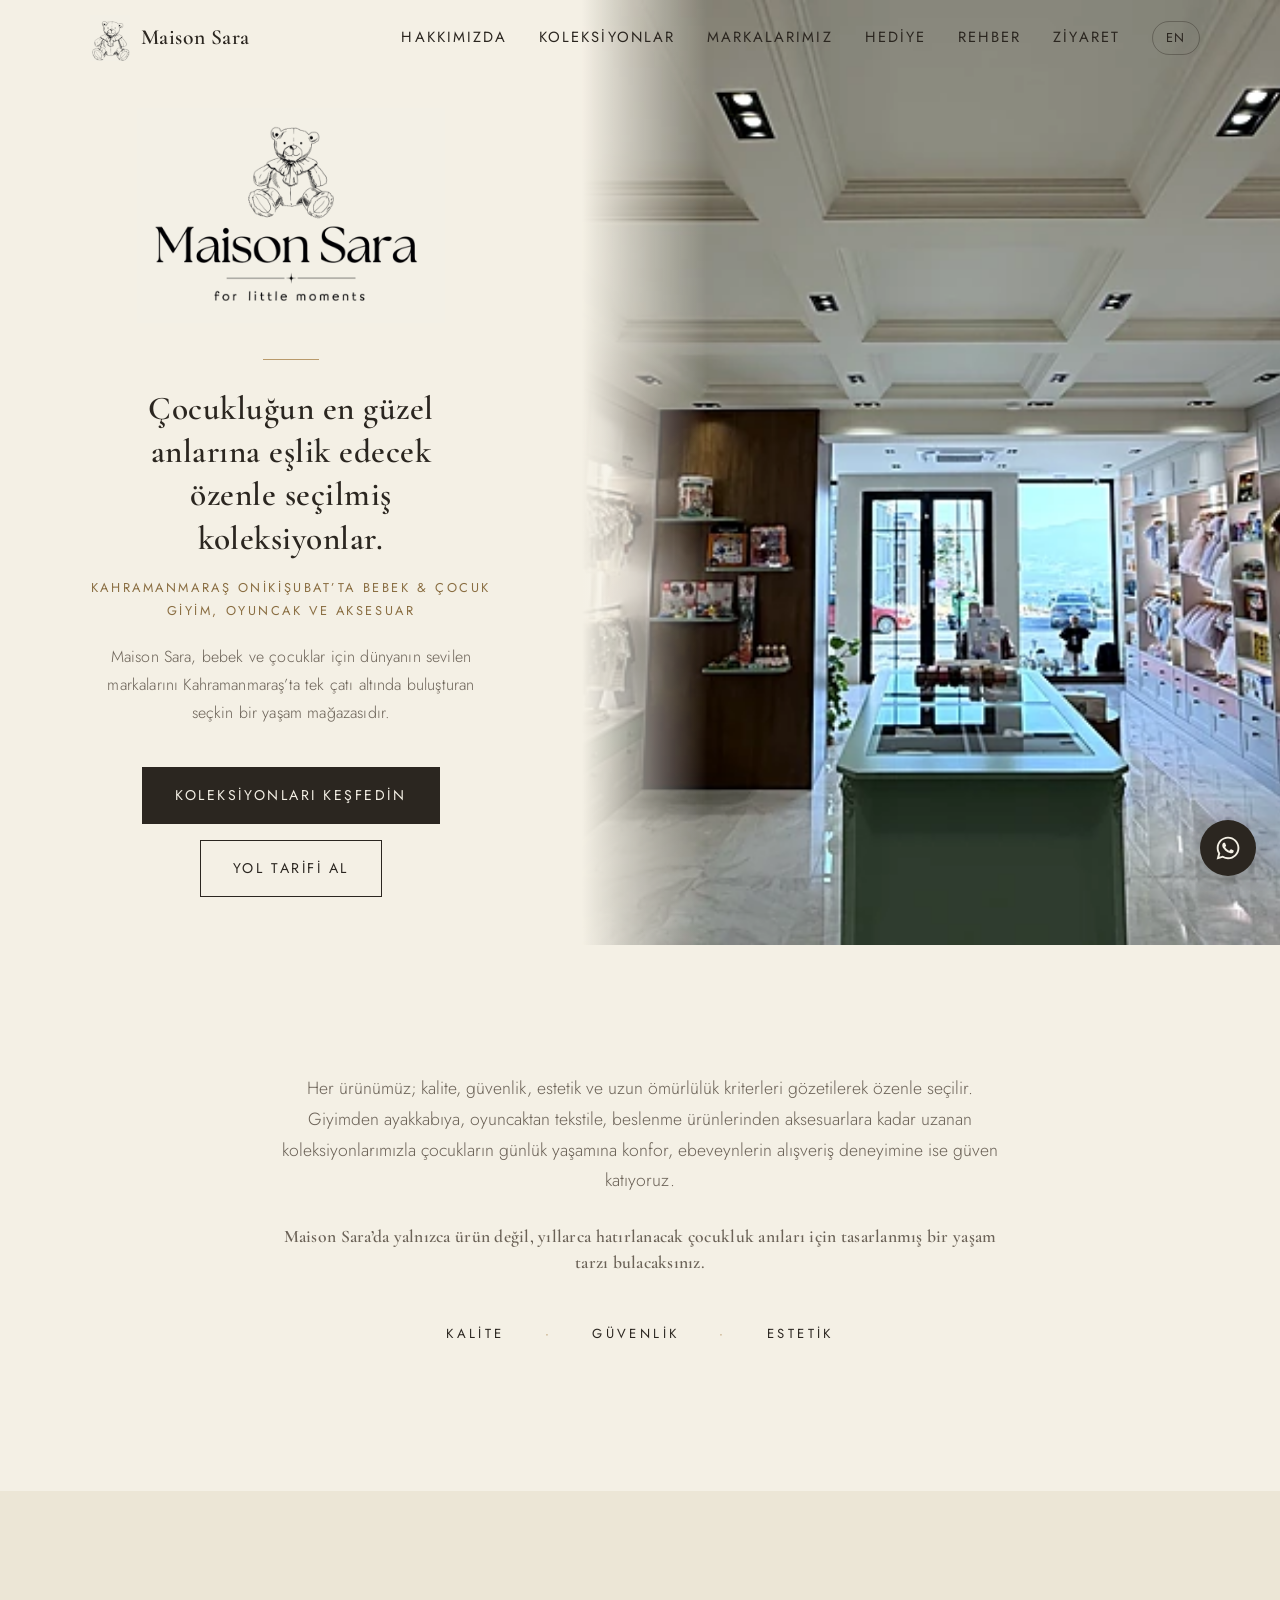
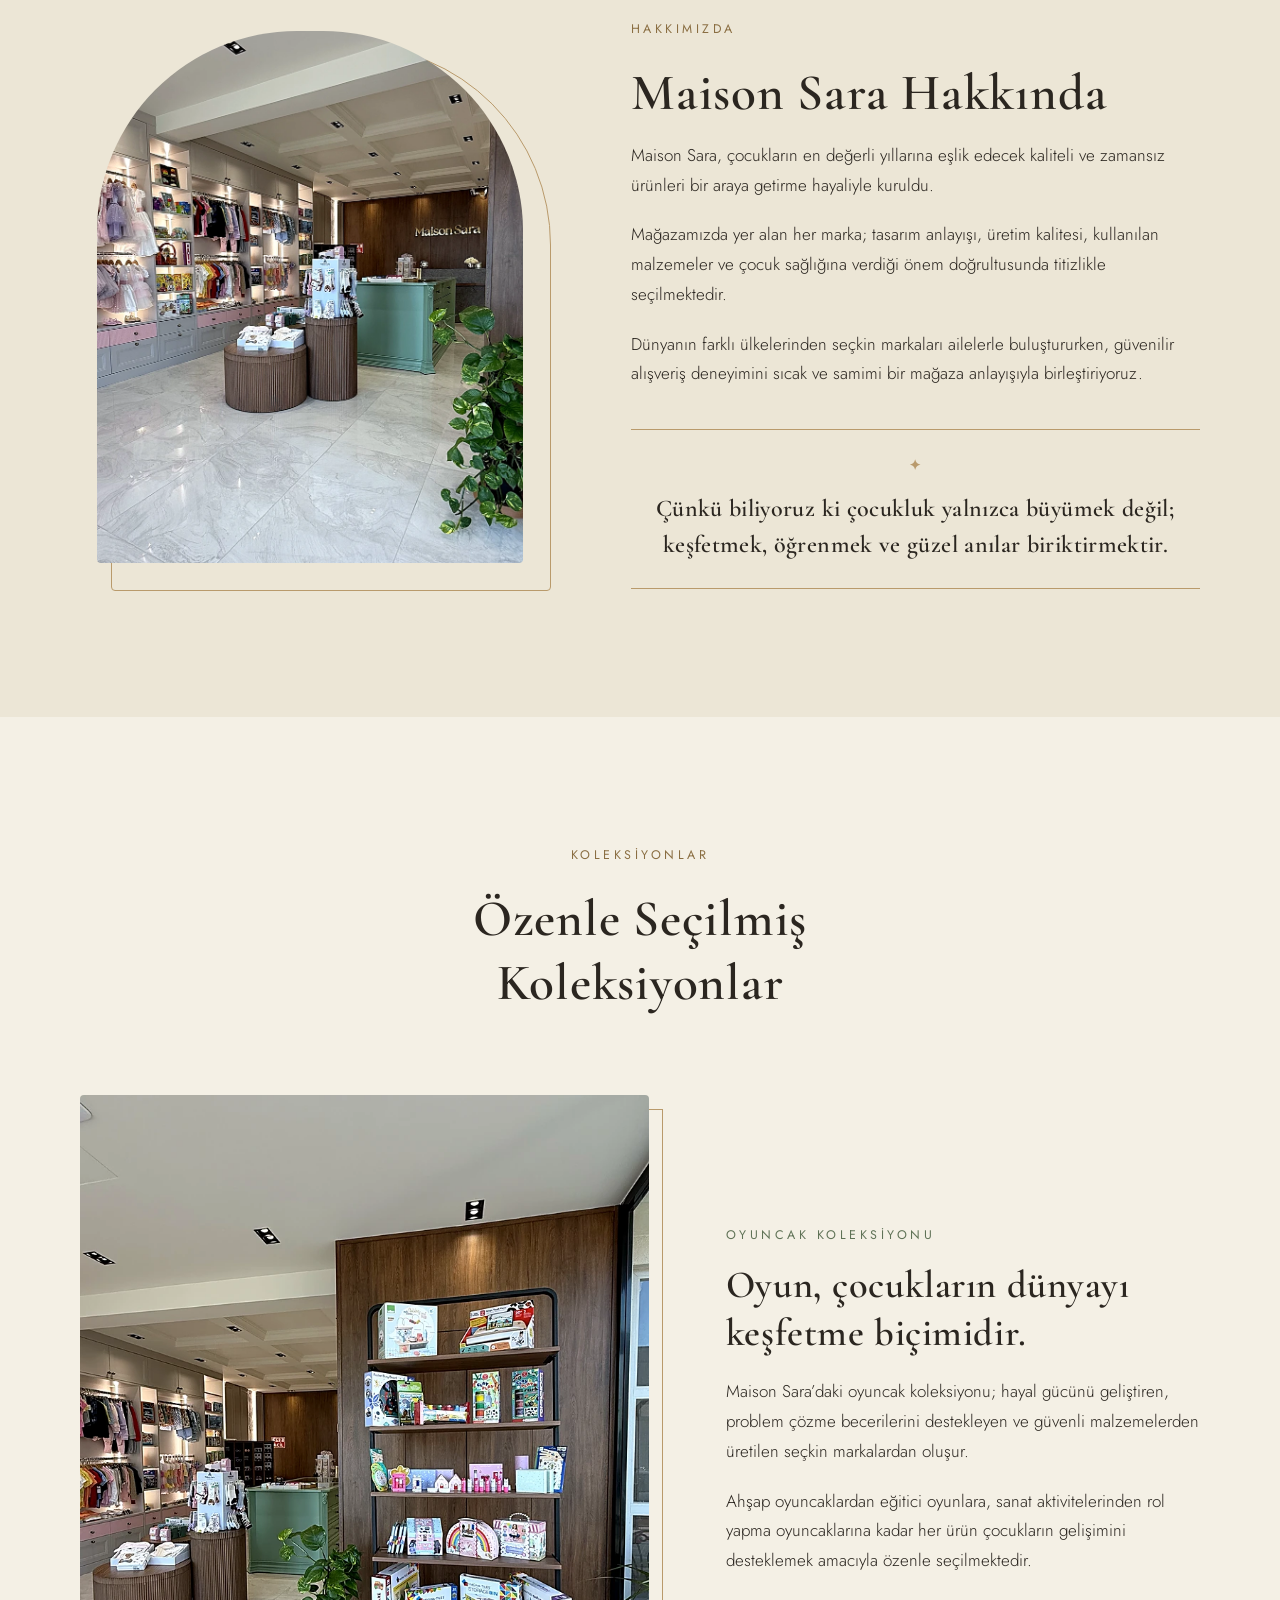
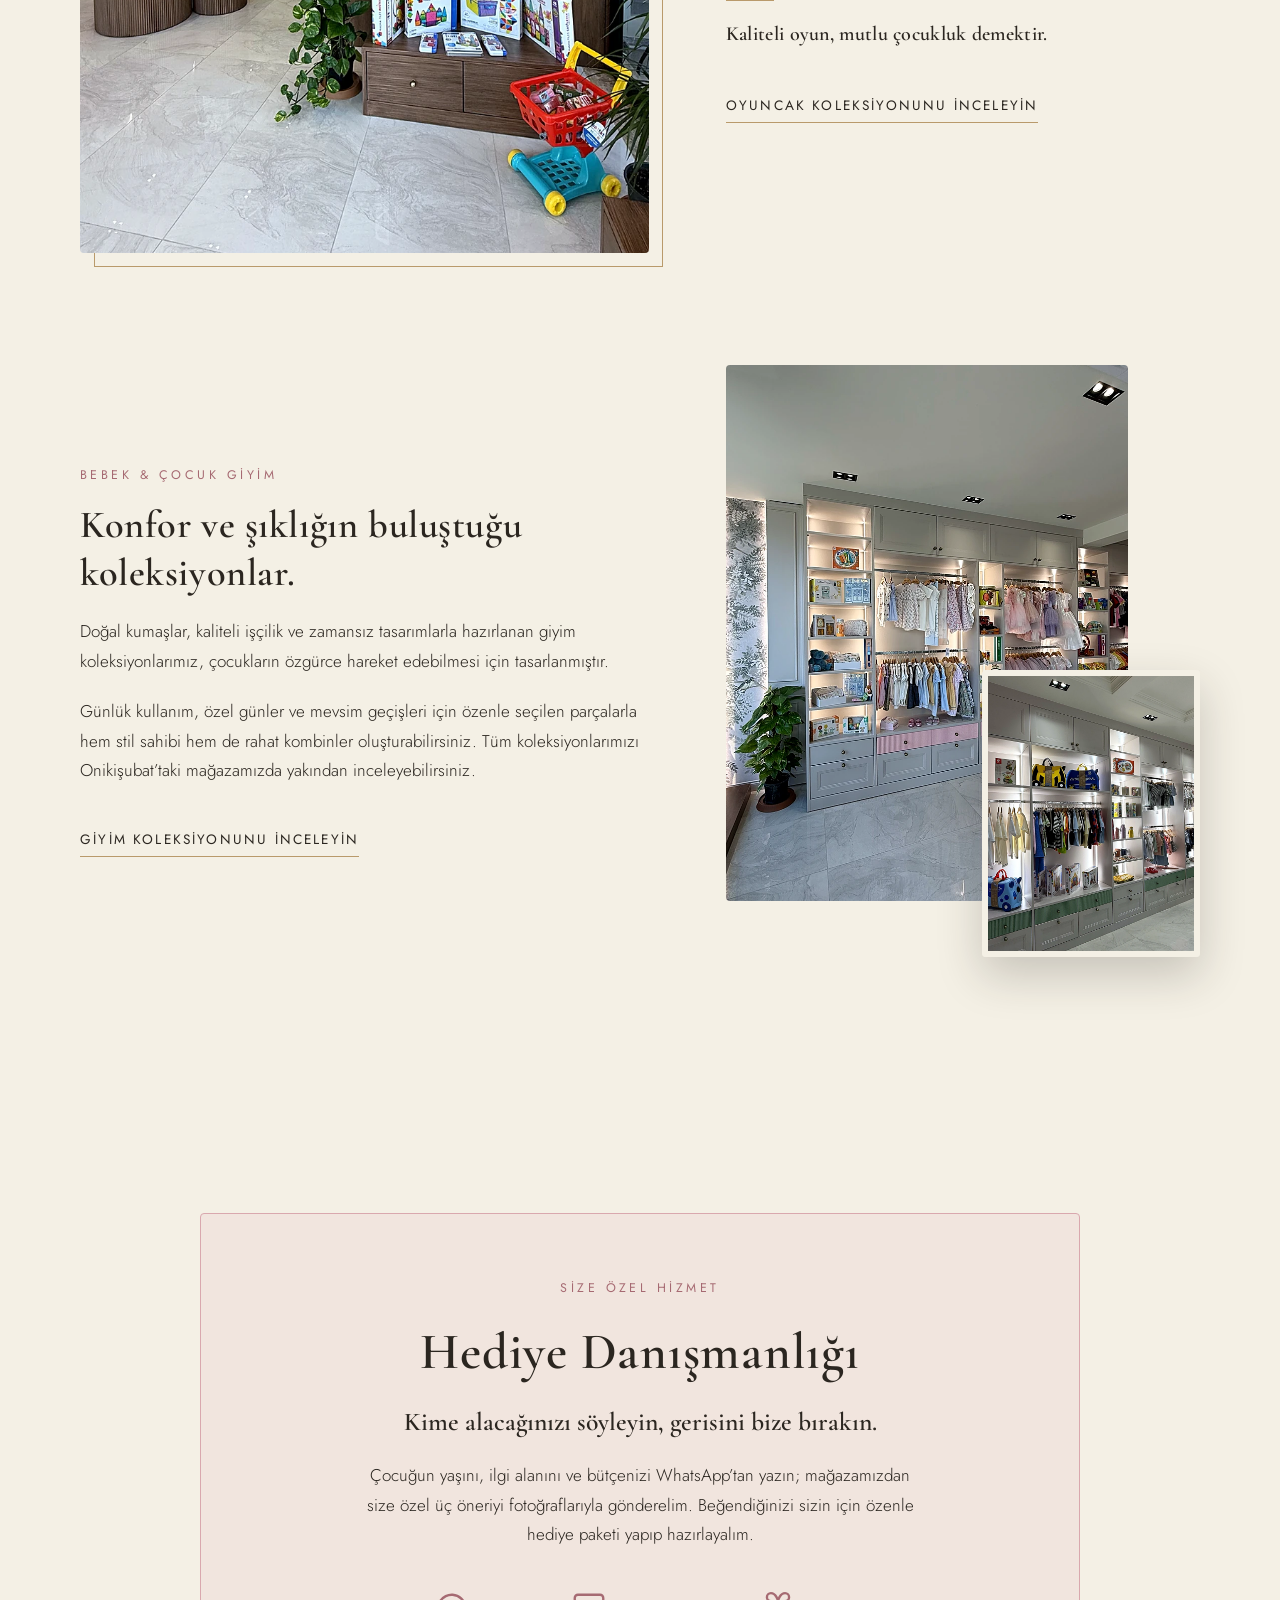
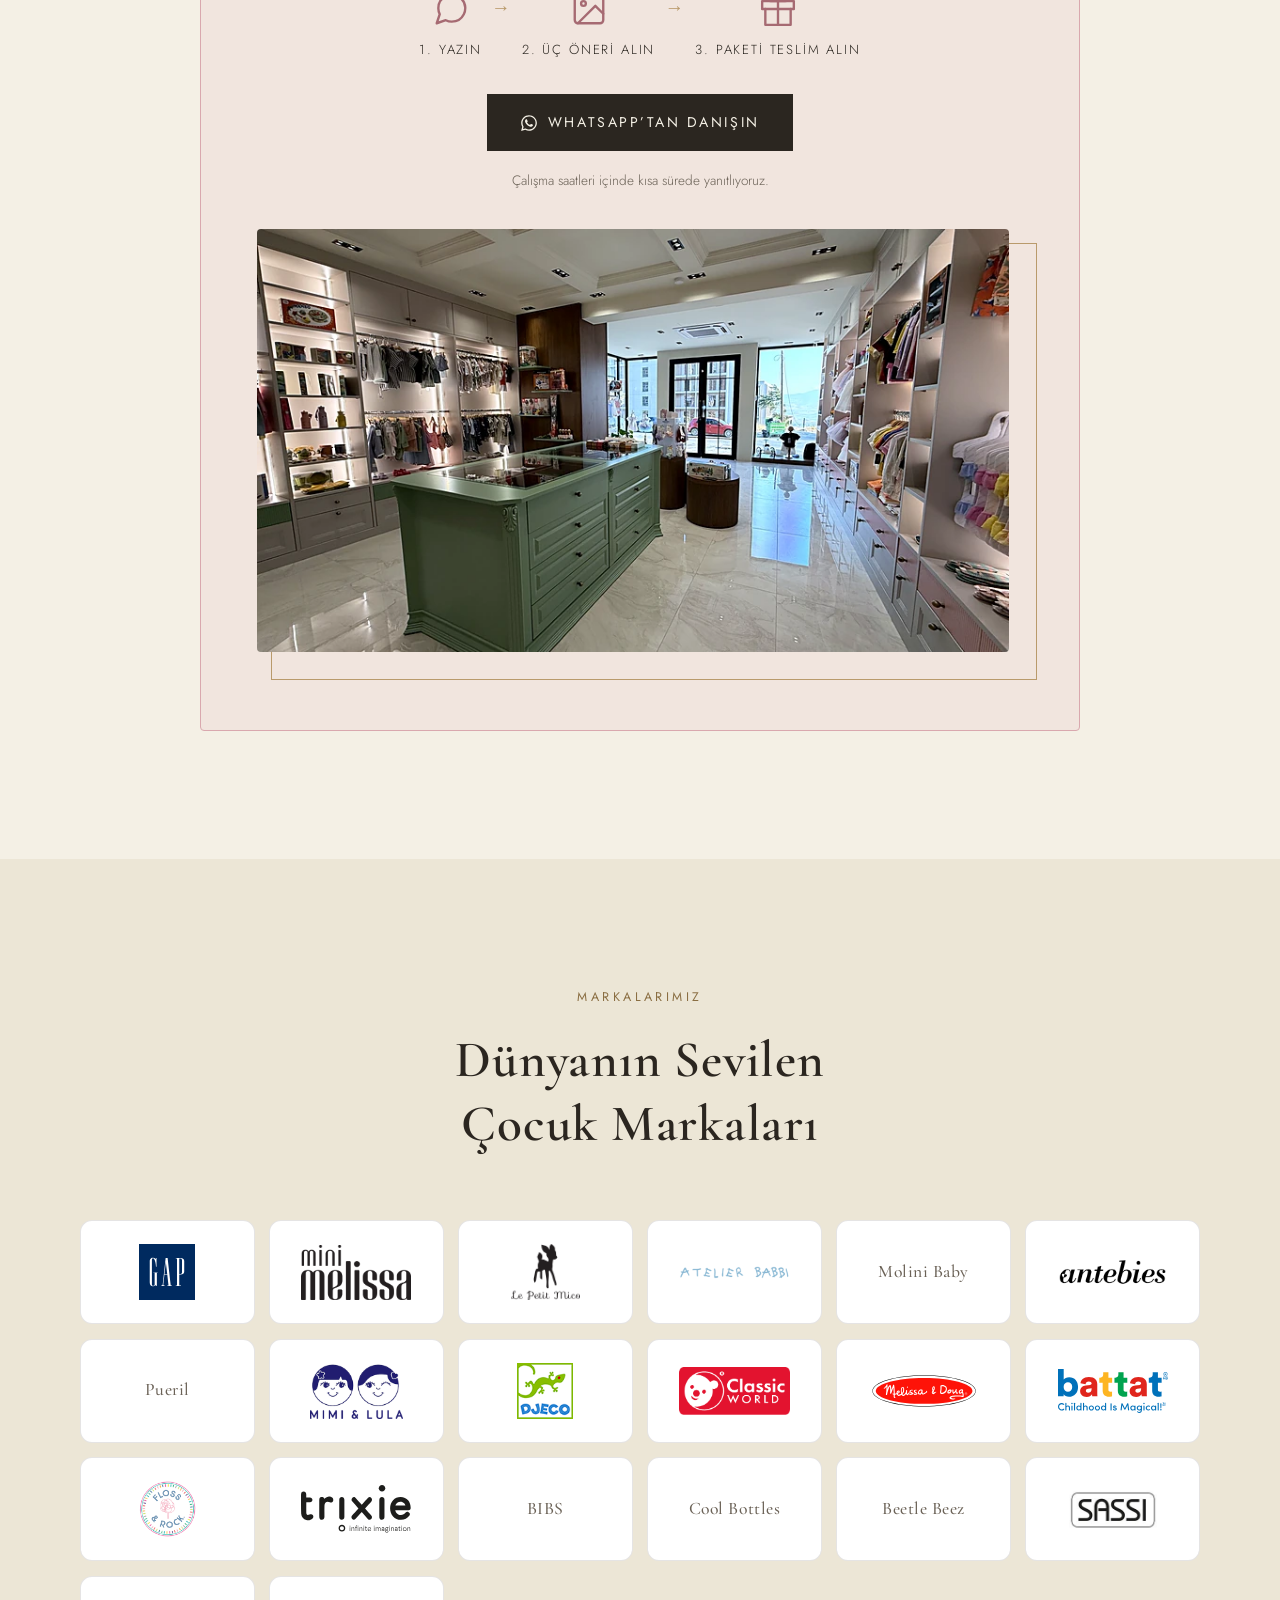
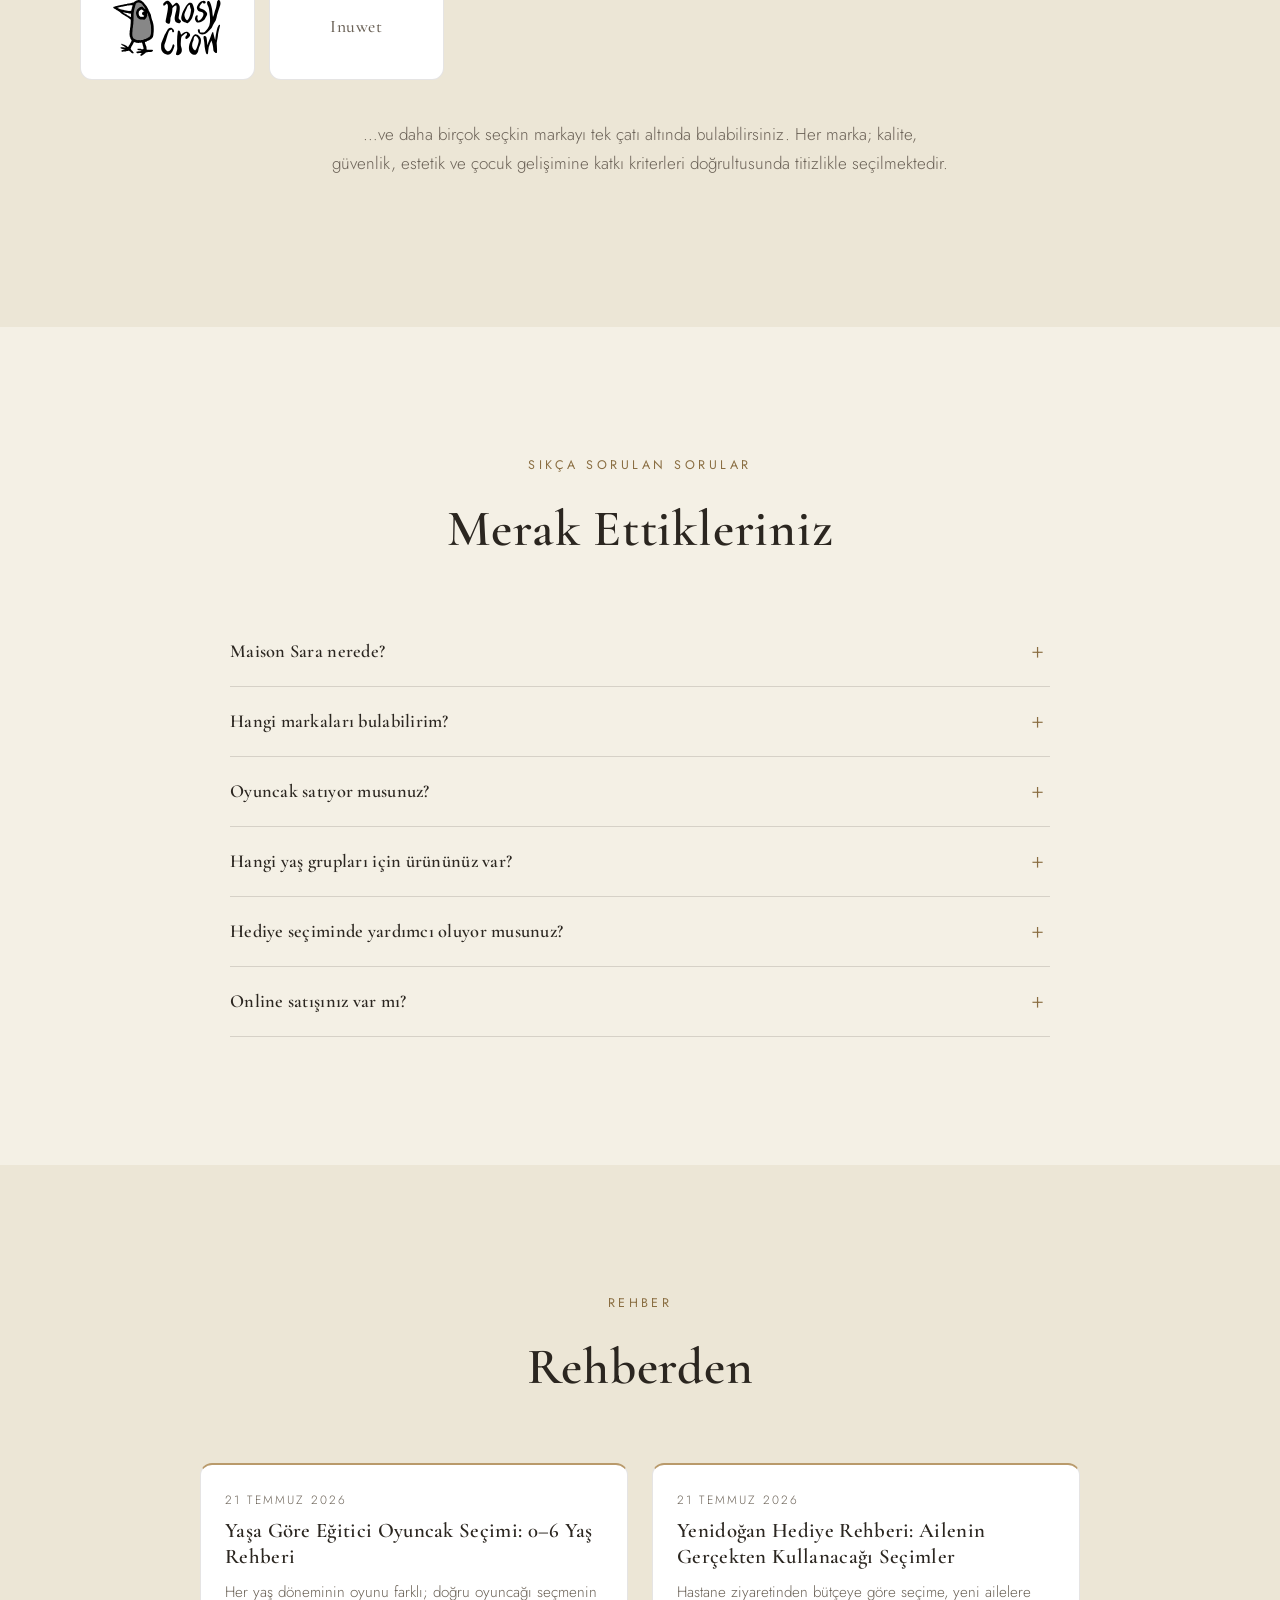
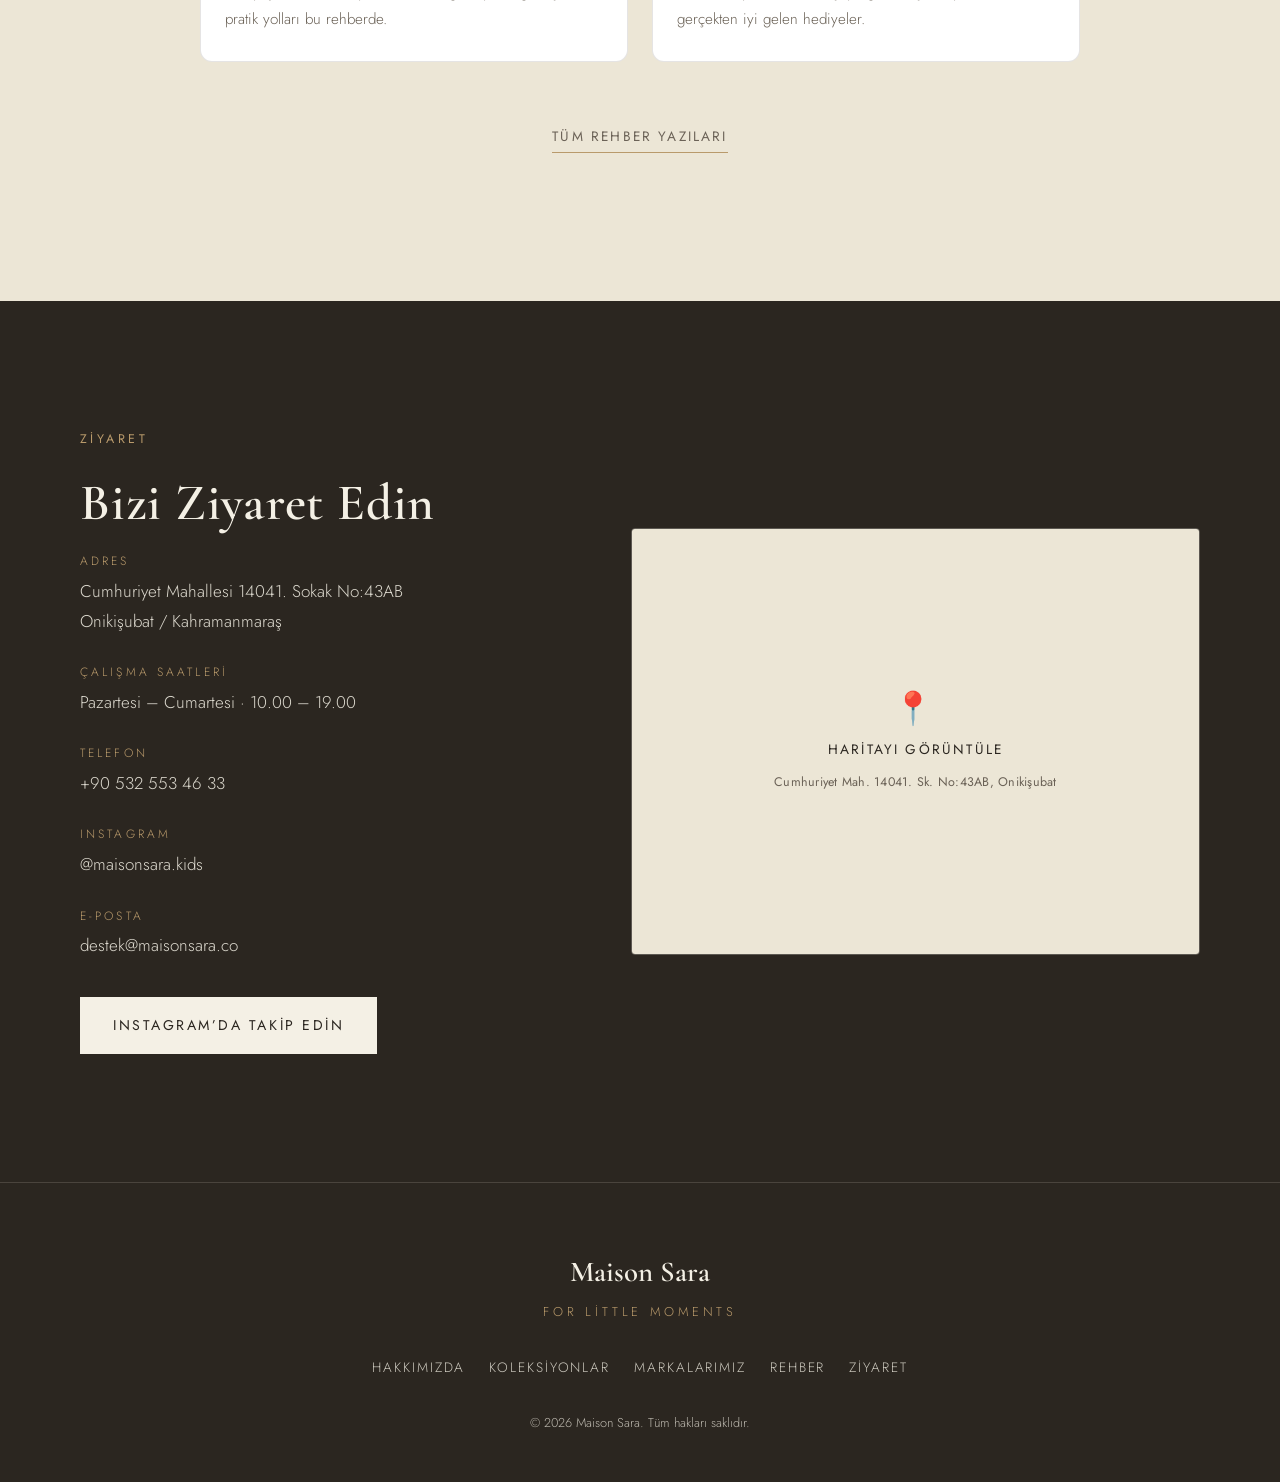
<file: index.html>
<!DOCTYPE html>
<html lang="tr">
<head>
  <meta charset="UTF-8">
  <meta name="viewport" content="width=device-width, initial-scale=1.0">
  <title>Maison Sara | Kahramanmaraş Bebek &amp; Çocuk Mağazası — Giyim, Oyuncak</title>
  <meta name="description" content="Kahramanmaraş'ta bebek ve çocuk giyim, oyuncak, ayakkabı ve aksesuar. Gap, Djeco, Melissa &amp; Doug, BIBS ve dünyanın sevilen markaları Maison Sara'da tek çatı altında. Onikişubat.">
  <meta name="robots" content="index, follow">
  <meta name="referrer" content="strict-origin-when-cross-origin">
  <meta name="theme-color" content="#F4F0E5">
  <script>document.documentElement.classList.add("js");</script>

  <link rel="canonical" href="https://maisonsara.com.tr/">
  <link rel="alternate" hreflang="tr" href="https://maisonsara.com.tr/">
  <link rel="alternate" hreflang="en" href="https://maisonsara.com.tr/en/">
  <link rel="alternate" hreflang="x-default" href="https://maisonsara.com.tr/">

  <meta property="og:type" content="website">
  <meta property="og:site_name" content="Maison Sara">
  <meta property="og:title" content="Maison Sara | Kahramanmaraş Bebek &amp; Çocuk Mağazası">
  <meta property="og:description" content="Bebek ve çocuk giyim, oyuncak ve aksesuarda dünyanın sevilen markaları Kahramanmaraş'ta tek çatı altında.">
  <meta property="og:url" content="https://maisonsara.com.tr/">
  <meta property="og:image" content="https://maisonsara.com.tr/img/og-image.jpg">
  <meta property="og:image:alt" content="Maison Sara mağazasının pastel tonlardaki iç mekânı">
  <meta property="og:image:width" content="1200">
  <meta property="og:image:height" content="630">
  <meta property="og:locale" content="tr_TR">
  <meta property="og:locale:alternate" content="en_US">
  <meta name="twitter:card" content="summary_large_image">

  <link rel="icon" href="favicon.ico" sizes="48x48">
  <link rel="icon" type="image/png" href="favicon.png" sizes="48x48">
  <link rel="apple-touch-icon" href="apple-touch-icon.png">

  <script type="application/ld+json">
  {
    "@context": "https://schema.org",
    "@type": ["Store", "LocalBusiness"],
    "name": "Maison Sara",
    "slogan": "for little moments",
    "description": "Kahramanmaraş'ta bebek ve çocuk giyim, oyuncak, ayakkabı ve aksesuar mağazası. Dünyanın sevilen markaları tek çatı altında.",
    "image": "https://maisonsara.com.tr/img/og-image.jpg",
    "logo": "https://maisonsara.com.tr/img/logo.png",
    "url": "https://maisonsara.com.tr/",
    "sameAs": ["https://www.instagram.com/maisonsara.kids/"],
    "email": "destek@maisonsara.co",
    "telephone": "+905325534633",
    "priceRange": "₺₺",
    "keywords": "bebek mağazası, çocuk giyim, oyuncak, bebek ayakkabı, Kahramanmaraş",
    "areaServed": "Kahramanmaraş",
    "currenciesAccepted": "TRY",
    "paymentAccepted": "Cash, Credit Card",
    "hasMap": "https://www.google.com/maps/search/?api=1&query=Cumhuriyet+Mahallesi+14041.+Sokak+No%3A43AB+Oniki%C5%9Fubat+Kahramanmara%C5%9F",
    "geo": {
      "@type": "GeoCoordinates",
      "latitude": 37.59862,
      "longitude": 36.84866
    },
    "address": {
      "@type": "PostalAddress",
      "streetAddress": "Cumhuriyet Mahallesi 14041. Sokak No:43AB",
      "addressLocality": "Onikişubat",
      "addressRegion": "Kahramanmaraş",
      "postalCode": "46050",
      "addressCountry": "TR"
    },
    "openingHoursSpecification": {
      "@type": "OpeningHoursSpecification",
      "dayOfWeek": ["Monday", "Tuesday", "Wednesday", "Thursday", "Friday", "Saturday"],
      "opens": "10:00",
      "closes": "19:00"
    }
  }
  </script>

  <script type="application/ld+json">
  {
    "@context": "https://schema.org",
    "@type": "FAQPage",
    "mainEntity": [
      {
        "@type": "Question",
        "name": "Maison Sara nerede?",
        "acceptedAnswer": { "@type": "Answer", "text": "Mağazamız Cumhuriyet Mahallesi 14041. Sokak No:43AB, Onikişubat / Kahramanmaraş adresindedir. Pazartesi–Cumartesi 10.00–19.00 saatleri arasında açığız." }
      },
      {
        "@type": "Question",
        "name": "Hangi markaları bulabilirim?",
        "acceptedAnswer": { "@type": "Answer", "text": "Gap, Mini Melissa, Djeco, Melissa & Doug, Battat, Trixie, BIBS, Mimi & Lula, Classic World ve Floss & Rock başta olmak üzere dünyanın sevilen bebek ve çocuk markalarını tek çatı altında sunuyoruz." }
      },
      {
        "@type": "Question",
        "name": "Oyuncak satıyor musunuz?",
        "acceptedAnswer": { "@type": "Answer", "text": "Evet; ahşap oyuncaklardan eğitici oyunlara, sanat aktivitelerinden rol yapma oyuncaklarına kadar geniş bir oyuncak koleksiyonumuz bulunuyor." }
      },
      {
        "@type": "Question",
        "name": "Hangi yaş grupları için ürününüz var?",
        "acceptedAnswer": { "@type": "Answer", "text": "Yenidoğandan okul çağına kadar; bebek ve çocuk giyiminden ayakkabıya, beslenme ürünlerinden oyuncak ve aksesuara uzanan geniş bir yelpazemiz var." }
      },
      {
        "@type": "Question",
        "name": "Hediye seçiminde yardımcı oluyor musunuz?",
        "acceptedAnswer": { "@type": "Answer", "text": "Elbette; ekibimiz yaşa ve bütçenize uygun hediye seçiminde size mağazamızda memnuniyetle yardımcı olur. Dilerseniz hediye danışmanlığı hizmetimizle WhatsApp üzerinden de öneri alabilirsiniz." }
      },
      {
        "@type": "Question",
        "name": "Online satışınız var mı?",
        "acceptedAnswer": { "@type": "Answer", "text": "Şu an yalnızca Kahramanmaraş Onikişubat'taki mağazamızdan hizmet veriyoruz. Ürünlerimizi Instagram hesabımızdan (@maisonsara.kids) inceleyebilir, sorularınız için bize ulaşabilirsiniz." }
      }
    ]
  }
  </script>

  <link rel="preconnect" href="https://fonts.googleapis.com">
  <link rel="preconnect" href="https://fonts.gstatic.com" crossorigin>
  <link href="https://fonts.googleapis.com/css2?family=Cormorant+Garamond:wght@500;600&amp;family=Jost:wght@300;400&amp;display=swap" rel="stylesheet">

  <link rel="stylesheet" href="css/style.css">
</head>
<body>

  <a class="skip-link" href="#top">İçeriğe geç</a>

  <header class="site-header">
    <div class="container">
      <a class="brand" href="#top" aria-label="Maison Sara — ana sayfa">
        <picture>
          <source srcset="img/logo-bear.webp" type="image/webp">
          <img src="img/logo-bear.png" alt="" width="40" height="46">
        </picture>
        <span>Maison Sara</span>
      </a>
      <button class="nav-toggle" type="button" aria-label="Menüyü aç/kapat" aria-expanded="false" aria-controls="site-nav">
        <span></span><span></span><span></span>
      </button>
      <nav class="site-nav" id="site-nav" aria-label="Ana menü">
        <a href="#hakkimizda">Hakkımızda</a>
        <a href="#koleksiyonlar">Koleksiyonlar</a>
        <a href="#markalar">Markalarımız</a>
        <a href="#hediye-danismanligi">Hediye</a>
        <a href="rehber/">Rehber</a>
        <a href="#ziyaret">Ziyaret</a>
        <a class="lang-switch" href="en/" lang="en" hreflang="en">EN</a>
      </nav>
    </div>
  </header>

  <main id="top">

    <!-- ========== HERO ========== -->
    <section class="hero">
      <div class="hero-panel">
        <picture>
          <source srcset="img/logo.webp" type="image/webp">
          <img class="hero-logo" src="img/logo.png" alt="Maison Sara — for little moments" width="760" height="529">
        </picture>
        <h1>Çocukluğun en güzel anlarına eşlik edecek özenle seçilmiş koleksiyonlar.</h1>
        <p class="hero-sub">Kahramanmaraş Onikişubat&rsquo;ta bebek &amp; çocuk giyim, oyuncak ve aksesuar</p>
        <p class="hero-lead">Maison Sara, bebek ve çocuklar için dünyanın sevilen markalarını Kahramanmaraş&rsquo;ta tek çatı altında buluşturan seçkin bir yaşam mağazasıdır.</p>
        <div class="hero-cta">
          <a class="btn btn-solid" href="#koleksiyonlar">Koleksiyonları Keşfedin</a>
          <a class="btn btn-ghost" href="https://www.google.com/maps/search/?api=1&amp;query=Cumhuriyet+Mahallesi+14041.+Sokak+No%3A43AB+Oniki%C5%9Fubat+Kahramanmara%C5%9F" target="_blank" rel="noopener">Yol Tarifi Al</a>
        </div>
      </div>
      <div class="hero-media">
        <picture>
          <source srcset="img/hero-800.webp 800w, img/hero-1600.webp 1600w, img/hero-2400.webp 2400w"
                  sizes="(max-width: 767px) 100vw, 55vw" type="image/webp">
          <img src="img/hero-1600.jpg"
               srcset="img/hero-800.jpg 800w, img/hero-1600.jpg 1600w, img/hero-2400.jpg 2400w"
               sizes="(max-width: 767px) 100vw, 55vw"
               alt="Maison Sara Kahramanmaraş mağazasının pastel tonlardaki iç mekânı"
               width="1600" height="900" fetchpriority="high">
        </picture>
      </div>
    </section>

    <!-- ========== GİRİŞ ŞERİDİ ========== -->
    <section class="section intro">
      <div class="container">
        <p class="reveal">Her ürünümüz; kalite, güvenlik, estetik ve uzun ömürlülük kriterleri gözetilerek özenle seçilir. Giyimden ayakkabıya, oyuncaktan tekstile, beslenme ürünlerinden aksesuarlara kadar uzanan koleksiyonlarımızla çocukların günlük yaşamına konfor, ebeveynlerin alışveriş deneyimine ise güven katıyoruz.</p>
        <p class="intro-closing reveal">Maison Sara&rsquo;da yalnızca ürün değil, yıllarca hatırlanacak çocukluk anıları için tasarlanmış bir yaşam tarzı bulacaksınız.</p>
        <ul class="values reveal">
          <li>Kalite</li>
          <li>Güvenlik</li>
          <li>Estetik</li>
        </ul>
      </div>
    </section>

    <!-- ========== HAKKIMIZDA ========== -->
    <section class="section section-alt" id="hakkimizda">
      <div class="container about-grid">
        <div class="about-media framed arch reveal">
          <picture>
            <source srcset="img/about-900.webp 900w, img/about-1400.webp 1400w"
                    sizes="(max-width: 767px) 90vw, 440px" type="image/webp">
            <img src="img/about-900.jpg"
                 srcset="img/about-900.jpg 900w, img/about-1400.jpg 1400w"
                 sizes="(max-width: 767px) 90vw, 440px"
                 alt="Yeşil kasa bölümü ve ahşap duvarda altın Maison Sara logosu"
                 width="900" height="1125" loading="lazy" decoding="async">
          </picture>
        </div>
        <div class="reveal" style="--reveal-delay: 0.15s">
          <span class="eyebrow">Hakkımızda</span>
          <h2 class="section-title">Maison Sara Hakkında</h2>
          <p>Maison Sara, çocukların en değerli yıllarına eşlik edecek kaliteli ve zamansız ürünleri bir araya getirme hayaliyle kuruldu.</p>
          <p>Mağazamızda yer alan her marka; tasarım anlayışı, üretim kalitesi, kullanılan malzemeler ve çocuk sağlığına verdiği önem doğrultusunda titizlikle seçilmektedir.</p>
          <p>Dünyanın farklı ülkelerinden seçkin markaları ailelerle buluştururken, güvenilir alışveriş deneyimini sıcak ve samimi bir mağaza anlayışıyla birleştiriyoruz.</p>
          <blockquote class="about-quote">Çünkü biliyoruz ki çocukluk yalnızca büyümek değil; keşfetmek, öğrenmek ve güzel anılar biriktirmektir.</blockquote>
        </div>
      </div>
    </section>

    <!-- ========== KOLEKSİYONLAR ========== -->
    <section class="section" id="koleksiyonlar">
      <div class="container">
        <div class="collection-head reveal">
          <span class="eyebrow">Koleksiyonlar</span>
          <h2 class="section-title">Özenle Seçilmiş Koleksiyonlar</h2>
        </div>

        <!-- Oyuncaklar -->
        <div class="collection-row" data-accent="sage">
          <div class="collection-media framed reveal">
            <picture>
              <source srcset="img/toys-800.webp 800w, img/toys-1600.webp 1600w"
                      sizes="(max-width: 767px) 100vw, 50vw" type="image/webp">
              <img src="img/toys-1600.jpg"
                   srcset="img/toys-800.jpg 800w, img/toys-1600.jpg 1600w"
                   sizes="(max-width: 767px) 100vw, 50vw"
                   alt="Ahşap stantta eğitici oyuncaklar ve çocuk kitapları"
                   width="1600" height="2133" loading="lazy" decoding="async">
            </picture>
          </div>
          <div class="collection-text reveal" style="--reveal-delay: 0.15s">
            <span class="eyebrow">Oyuncak Koleksiyonu</span>
            <h3>Oyun, çocukların dünyayı keşfetme biçimidir.</h3>
            <p>Maison Sara&rsquo;daki oyuncak koleksiyonu; hayal gücünü geliştiren, problem çözme becerilerini destekleyen ve güvenli malzemelerden üretilen seçkin markalardan oluşur.</p>
            <p>Ahşap oyuncaklardan eğitici oyunlara, sanat aktivitelerinden rol yapma oyuncaklarına kadar her ürün çocukların gelişimini desteklemek amacıyla özenle seçilmektedir.</p>
            <p class="signature-line">Kaliteli oyun, mutlu çocukluk demektir.</p>
            <a class="collection-link" href="oyuncak/">Oyuncak Koleksiyonunu İnceleyin</a>
          </div>
        </div>

        <!-- Giyim -->
        <div class="collection-row flip" data-accent="blush">
          <div class="collection-media collage reveal">
            <div class="collage-main">
              <picture>
                <source srcset="img/girls-800.webp 800w, img/girls-1600.webp 1600w"
                        sizes="(max-width: 767px) 100vw, 50vw" type="image/webp">
                <img src="img/girls-1600.jpg"
                     srcset="img/girls-800.jpg 800w, img/girls-1600.jpg 1600w"
                     sizes="(max-width: 767px) 100vw, 50vw"
                     alt="Pembe çekmeceli bölümde tütülü kız çocuk elbiseleri"
                     width="1600" height="2133" loading="lazy" decoding="async">
              </picture>
            </div>
            <div class="collage-overlay">
              <picture>
                <source srcset="img/boys-800.webp 800w, img/boys-1600.webp 1600w"
                        sizes="(max-width: 767px) 46vw, 23vw" type="image/webp">
                <img src="img/boys-800.jpg"
                     srcset="img/boys-800.jpg 800w, img/boys-1600.jpg 1600w"
                     sizes="(max-width: 767px) 46vw, 23vw"
                     alt="Bebek ve erkek çocuk giyim bölümü"
                     width="800" height="1066" loading="lazy" decoding="async">
              </picture>
            </div>
          </div>
          <div class="collection-text reveal" style="--reveal-delay: 0.15s">
            <span class="eyebrow">Bebek &amp; Çocuk Giyim</span>
            <h3>Konfor ve şıklığın buluştuğu koleksiyonlar.</h3>
            <p>Doğal kumaşlar, kaliteli işçilik ve zamansız tasarımlarla hazırlanan giyim koleksiyonlarımız, çocukların özgürce hareket edebilmesi için tasarlanmıştır.</p>
            <p>Günlük kullanım, özel günler ve mevsim geçişleri için özenle seçilen parçalarla hem stil sahibi hem de rahat kombinler oluşturabilirsiniz. Tüm koleksiyonlarımızı Onikişubat&rsquo;taki mağazamızda yakından inceleyebilirsiniz.</p>
            <a class="collection-link" href="cocuk-giyim/">Giyim Koleksiyonunu İnceleyin</a>
          </div>
        </div>
      </div>
    </section>

    <!-- ========== HEDİYE DANIŞMANLIĞI ========== -->
    <section class="section gift" id="hediye-danismanligi">
      <div class="container">
        <div class="gift-panel reveal">
          <span class="eyebrow">Size Özel Hizmet</span>
          <h2 class="section-title">Hediye Danışmanlığı</h2>
          <p class="gift-sub">Kime alacağınızı söyleyin, gerisini bize bırakın.</p>
          <p>Çocuğun yaşını, ilgi alanını ve bütçenizi WhatsApp&rsquo;tan yazın; mağazamızdan size özel üç öneriyi fotoğraflarıyla gönderelim. Beğendiğinizi sizin için özenle hediye paketi yapıp hazırlayalım.</p>
          <ol class="gift-steps">
            <li>
              <svg viewBox="0 0 24 24" fill="none" stroke="currentColor" stroke-width="1.5" stroke-linecap="round" stroke-linejoin="round" aria-hidden="true"><path d="M21 11.5a8.38 8.38 0 0 1-.9 3.8 8.5 8.5 0 0 1-7.6 4.7 8.38 8.38 0 0 1-3.8-.9L3 21l1.9-5.7a8.38 8.38 0 0 1-.9-3.8 8.5 8.5 0 0 1 4.7-7.6 8.38 8.38 0 0 1 3.8-.9h.5a8.48 8.48 0 0 1 8 8v.5z"/></svg>
              <span>1. Yazın</span>
            </li>
            <li>
              <svg viewBox="0 0 24 24" fill="none" stroke="currentColor" stroke-width="1.5" stroke-linecap="round" stroke-linejoin="round" aria-hidden="true"><rect x="3" y="3" width="18" height="18" rx="2"/><circle cx="8.5" cy="8.5" r="1.5"/><path d="M21 15l-5-5L5 21"/></svg>
              <span>2. Üç öneri alın</span>
            </li>
            <li>
              <svg viewBox="0 0 24 24" fill="none" stroke="currentColor" stroke-width="1.5" stroke-linecap="round" stroke-linejoin="round" aria-hidden="true"><polyline points="20 12 20 22 4 22 4 12"/><rect x="2" y="7" width="20" height="5"/><line x1="12" y1="22" x2="12" y2="7"/><path d="M12 7H7.5a2.5 2.5 0 0 1 0-5C11 2 12 7 12 7z"/><path d="M12 7h4.5a2.5 2.5 0 0 0 0-5C13 2 12 7 12 7z"/></svg>
              <span>3. Paketi teslim alın</span>
            </li>
          </ol>
          <a class="btn btn-solid btn-wa" href="https://wa.me/905325534633?text=Merhaba%2C%20hediye%20dan%C4%B1%C5%9Fmanl%C4%B1%C4%9F%C4%B1%20almak%20istiyorum.%20Ya%C5%9F%3A%20...%20B%C3%BCt%C3%A7e%3A%20..." target="_blank" rel="noopener">
            <svg viewBox="0 0 448 512" aria-hidden="true"><path fill="currentColor" d="M380.9 97.1C339 55.1 283.2 32 223.9 32c-122.4 0-222 99.6-222 222 0 39.1 10.2 77.3 29.6 111L0 480l117.7-30.9c32.4 17.7 68.9 27 106.1 27h.1c122.3 0 224.1-99.6 224.1-222 0-59.3-25.2-115-67.1-157zm-157 341.6c-33.2 0-65.7-8.9-94-25.7l-6.7-4-69.8 18.3L72 359.2l-4.4-7c-18.5-29.4-28.2-63.3-28.2-98.2 0-101.7 82.8-184.5 184.6-184.5 49.3 0 95.6 19.2 130.4 54.1 34.8 34.9 56.2 81.2 56.1 130.5 0 101.8-84.9 184.6-186.6 184.6zm101.2-138.2c-5.5-2.8-32.8-16.2-37.9-18-5.1-1.9-8.8-2.8-12.5 2.8-3.7 5.6-14.3 18-17.6 21.8-3.2 3.7-6.5 4.2-12 1.4-32.6-16.3-54-29.1-75.5-66-5.7-9.8 5.7-9.1 16.3-30.3 1.8-3.7.9-6.9-.5-9.7-1.4-2.8-12.5-30.1-17.1-41.2-4.5-10.8-9.1-9.3-12.5-9.5-3.2-.2-6.9-.2-10.6-.2-3.7 0-9.7 1.4-14.8 6.9-5.1 5.6-19.4 19-19.4 46.3 0 27.3 19.9 53.7 22.6 57.4 2.8 3.7 39.1 59.7 94.8 83.8 35.2 15.2 49 16.5 66.6 13.9 10.7-1.6 32.8-13.4 37.4-26.4 4.6-13 4.6-24.1 3.2-26.4-1.3-2.5-5-3.9-10.5-6.6z"/></svg>
            WhatsApp&rsquo;tan Danışın
          </a>
          <p class="gift-note">Çalışma saatleri içinde kısa sürede yanıtlıyoruz.</p>
          <div class="gift-media framed">
            <picture>
              <source srcset="img/gift-800.webp 800w, img/gift-1600.webp 1600w"
                      sizes="(max-width: 767px) 90vw, 760px" type="image/webp">
              <img src="img/gift-800.jpg"
                   srcset="img/gift-800.jpg 800w, img/gift-1600.jpg 1600w"
                   sizes="(max-width: 767px) 90vw, 760px"
                   alt="Yeşil vitrin masasında sergilenen hediye ürünleri"
                   width="1600" height="900" loading="lazy" decoding="async">
            </picture>
          </div>
        </div>
      </div>
    </section>

    <!-- ========== MARKALAR ========== -->
    <section class="section section-alt" id="markalar">
      <div class="container">
        <div class="brands-head reveal">
          <span class="eyebrow">Markalarımız</span>
          <h2 class="section-title">Dünyanın Sevilen Çocuk Markaları</h2>
        </div>
        <ul class="brand-grid reveal">
          <li><img src="img/markalar/gap.svg" alt="Gap logosu" width="300" height="300" loading="lazy" decoding="async"></li>
          <li><img src="img/markalar/mini-melissa.png" alt="Mini Melissa logosu" width="600" height="301" loading="lazy" decoding="async"></li>
          <li><img src="img/markalar/le-petit-mico.jpg" alt="Le Petit Mico logosu" width="1200" height="968" loading="lazy" decoding="async"></li>
          <li><img src="img/markalar/atelier-babbi.png" alt="Atelier Babbi logosu" width="600" height="73" loading="lazy" decoding="async"></li>
          <li class="brand-text">Molini Baby</li>
          <li><img src="img/markalar/antebies.png" alt="Antebies logosu" width="1200" height="628" loading="lazy" decoding="async"></li>
          <li class="brand-text">Pueril</li>
          <li><img src="img/markalar/mimi-lula.png" alt="Mimi &amp; Lula logosu" width="278" height="166" loading="lazy" decoding="async"></li>
          <li><img src="img/markalar/djeco.png" alt="Djeco logosu" width="80" height="80" loading="lazy" decoding="async"></li>
          <li><img src="img/markalar/classic-world.png" alt="Classic World logosu" width="159" height="70" loading="lazy" decoding="async"></li>
          <li><img src="img/markalar/melissa-doug.svg" alt="Melissa &amp; Doug logosu" width="266" height="86" loading="lazy" decoding="async"></li>
          <li><img src="img/markalar/battat.svg" alt="Battat logosu" width="166" height="67" loading="lazy" decoding="async"></li>
          <li><img src="img/markalar/floss-rock.png" alt="Floss &amp; Rock logosu" width="200" height="198" loading="lazy" decoding="async"></li>
          <li><img src="img/markalar/trixie.svg" alt="Trixie logosu" width="125" height="54" loading="lazy" decoding="async"></li>
          <li class="brand-text">BIBS</li>
          <li class="brand-text">Cool Bottles</li>
          <li class="brand-text">Beetle Beez</li>
          <li><img src="img/markalar/sassi-junior.jpg" alt="Sassi Junior logosu" width="240" height="98" loading="lazy" decoding="async"></li>
          <li><img src="img/markalar/nosy-crow.svg" alt="Nosy Crow logosu" width="235" height="122" loading="lazy" decoding="async"></li>
          <li class="brand-text">Inuwet</li>
        </ul>
        <p class="brands-note reveal">…ve daha birçok seçkin markayı tek çatı altında bulabilirsiniz. Her marka; kalite, güvenlik, estetik ve çocuk gelişimine katkı kriterleri doğrultusunda titizlikle seçilmektedir.</p>
      </div>
    </section>

    <!-- ========== SSS ========== -->
    <section class="section" id="sss">
      <div class="container">
        <div class="faq-head reveal">
          <span class="eyebrow">Sıkça Sorulan Sorular</span>
          <h2 class="section-title">Merak Ettikleriniz</h2>
        </div>
        <div class="faq-list reveal">
          <details class="faq-item">
            <summary>Maison Sara nerede?</summary>
            <p>Mağazamız Cumhuriyet Mahallesi 14041. Sokak No:43AB, Onikişubat / Kahramanmaraş adresindedir. Pazartesi&ndash;Cumartesi 10.00&ndash;19.00 saatleri arasında açığız.</p>
          </details>
          <details class="faq-item">
            <summary>Hangi markaları bulabilirim?</summary>
            <p>Gap, Mini Melissa, Djeco, Melissa &amp; Doug, Battat, Trixie, BIBS, Mimi &amp; Lula, Classic World ve Floss &amp; Rock başta olmak üzere dünyanın sevilen bebek ve çocuk markalarını tek çatı altında sunuyoruz.</p>
          </details>
          <details class="faq-item">
            <summary>Oyuncak satıyor musunuz?</summary>
            <p>Evet; ahşap oyuncaklardan eğitici oyunlara, sanat aktivitelerinden rol yapma oyuncaklarına kadar geniş bir oyuncak koleksiyonumuz bulunuyor.</p>
          </details>
          <details class="faq-item">
            <summary>Hangi yaş grupları için ürününüz var?</summary>
            <p>Yenidoğandan okul çağına kadar; bebek ve çocuk giyiminden ayakkabıya, beslenme ürünlerinden oyuncak ve aksesuara uzanan geniş bir yelpazemiz var.</p>
          </details>
          <details class="faq-item">
            <summary>Hediye seçiminde yardımcı oluyor musunuz?</summary>
            <p>Elbette; ekibimiz yaşa ve bütçenize uygun hediye seçiminde size mağazamızda memnuniyetle yardımcı olur. Dilerseniz <a href="#hediye-danismanligi">hediye danışmanlığı</a> hizmetimizle WhatsApp üzerinden de öneri alabilirsiniz.</p>
          </details>
          <details class="faq-item">
            <summary>Online satışınız var mı?</summary>
            <p>Şu an yalnızca Kahramanmaraş Onikişubat&rsquo;taki mağazamızdan hizmet veriyoruz. Ürünlerimizi Instagram hesabımızdan (<a href="https://www.instagram.com/maisonsara.kids/" target="_blank" rel="noopener">@maisonsara.kids</a>) inceleyebilir, sorularınız için bize ulaşabilirsiniz.</p>
          </details>
        </div>
      </div>
    </section>

    <!-- ========== REHBERDEN ========== -->
    <section class="section section-alt" id="rehberden">
      <div class="container">
        <div class="brands-head reveal">
          <span class="eyebrow">Rehber</span>
          <h2 class="section-title">Rehberden</h2>
        </div>
        <!-- REHBERDEN: son 2 yazıyı elle güncelleyin — en yeni solda -->
        <div class="post-grid two reveal">
          <a class="post-card" href="rehber/yasa-gore-egitici-oyuncak-secimi/">
            <div class="post-card-body">
              <p class="post-meta">21 Temmuz 2026</p>
              <h3>Yaşa Göre Eğitici Oyuncak Seçimi: 0–6 Yaş Rehberi</h3>
              <p class="post-excerpt">Her yaş döneminin oyunu farklı; doğru oyuncağı seçmenin pratik yolları bu rehberde.</p>
            </div>
          </a>
          <a class="post-card" href="rehber/yenidogan-hediye-rehberi/">
            <div class="post-card-body">
              <p class="post-meta">21 Temmuz 2026</p>
              <h3>Yenidoğan Hediye Rehberi: Ailenin Gerçekten Kullanacağı Seçimler</h3>
              <p class="post-excerpt">Hastane ziyaretinden bütçeye göre seçime, yeni ailelere gerçekten iyi gelen hediyeler.</p>
            </div>
          </a>
        </div>
        <p class="brands-note reveal" style="margin-top:2.5rem"><a class="collection-link" href="rehber/">Tüm Rehber Yazıları</a></p>
      </div>
    </section>

    <!-- ========== ZİYARET ========== -->
    <section class="section visit" id="ziyaret">
      <div class="container visit-grid">
        <div class="reveal">
          <span class="eyebrow">Ziyaret</span>
          <h2 class="section-title">Bizi Ziyaret Edin</h2>

          <div class="visit-item">
            <span class="label">Adres</span>
            <p>Cumhuriyet Mahallesi 14041. Sokak No:43AB<br>Onikişubat / Kahramanmaraş</p>
          </div>

          <div class="visit-item">
            <span class="label">Çalışma Saatleri</span>
            <p>Pazartesi – Cumartesi · 10.00 – 19.00</p>
          </div>

          <div class="visit-item">
            <span class="label">Telefon</span>
            <p><a href="tel:+905325534633" style="text-decoration:none">+90 532 553 46 33</a></p>
          </div>

          <div class="visit-item">
            <span class="label">Instagram</span>
            <p><a href="https://www.instagram.com/maisonsara.kids/" target="_blank" rel="noopener" style="text-decoration:none">@maisonsara.kids</a></p>
          </div>

          <div class="visit-item">
            <span class="label">E-posta</span>
            <p><a href="mailto:destek@maisonsara.co" style="text-decoration:none">destek@maisonsara.co</a></p>
          </div>

          <div class="visit-cta">
            <a class="btn btn-solid" href="https://www.instagram.com/maisonsara.kids/" target="_blank" rel="noopener">Instagram&rsquo;da Takip Edin</a>
          </div>
        </div>

        <div class="visit-map reveal" style="--reveal-delay: 0.15s">
          <div class="visit-media">
            <picture>
              <source srcset="img/visit-800.webp 800w, img/visit-1600.webp 1600w"
                      sizes="(max-width: 767px) 100vw, 50vw" type="image/webp">
              <img src="img/visit-800.jpg"
                   srcset="img/visit-800.jpg 800w, img/visit-1600.jpg 1600w"
                   sizes="(max-width: 767px) 100vw, 50vw"
                   alt="Maison Sara mağazasının altın logolu girişi"
                   width="1600" height="900" loading="lazy" decoding="async">
            </picture>
          </div>
          <button class="map-facade" type="button"
                  data-map-src="https://maps.google.com/maps?q=Cumhuriyet%20Mahallesi%2014041.%20Sokak%20No%3A43AB%20Oniki%C5%9Fubat%20Kahramanmara%C5%9F&amp;z=16&amp;output=embed"
                  data-map-title="Maison Sara konumu — Google Haritalar">
            <span class="pin" aria-hidden="true">📍</span>
            <span>Haritayı Görüntüle</span>
            <small>Cumhuriyet Mah. 14041. Sk. No:43AB, Onikişubat</small>
          </button>
        </div>
      </div>
    </section>

  </main>

  <footer class="site-footer">
    <p class="footer-brand">Maison Sara</p>
    <p class="footer-tagline">for little moments</p>
    <nav class="footer-nav" aria-label="Alt menü">
      <a href="#hakkimizda">Hakkımızda</a>
      <a href="#koleksiyonlar">Koleksiyonlar</a>
      <a href="#markalar">Markalarımız</a>
      <a href="rehber/">Rehber</a>
      <a href="#ziyaret">Ziyaret</a>
    </nav>
    <p class="footer-copy">© 2026 Maison Sara. Tüm hakları saklıdır.</p>
  </footer>

  <script src="js/main.js" defer></script>
  <a class="wa-fab" href="https://wa.me/905325534633?text=Merhaba%2C%20hediye%20dan%C4%B1%C5%9Fmanl%C4%B1%C4%9F%C4%B1%20almak%20istiyorum.%20Ya%C5%9F%3A%20...%20B%C3%BCt%C3%A7e%3A%20..." target="_blank" rel="noopener" aria-label="WhatsApp ile yazın">
    <svg viewBox="0 0 448 512" aria-hidden="true" focusable="false"><path fill="currentColor" d="M380.9 97.1C339 55.1 283.2 32 223.9 32c-122.4 0-222 99.6-222 222 0 39.1 10.2 77.3 29.6 111L0 480l117.7-30.9c32.4 17.7 68.9 27 106.1 27h.1c122.3 0 224.1-99.6 224.1-222 0-59.3-25.2-115-67.1-157zm-157 341.6c-33.2 0-65.7-8.9-94-25.7l-6.7-4-69.8 18.3L72 359.2l-4.4-7c-18.5-29.4-28.2-63.3-28.2-98.2 0-101.7 82.8-184.5 184.6-184.5 49.3 0 95.6 19.2 130.4 54.1 34.8 34.9 56.2 81.2 56.1 130.5 0 101.8-84.9 184.6-186.6 184.6zm101.2-138.2c-5.5-2.8-32.8-16.2-37.9-18-5.1-1.9-8.8-2.8-12.5 2.8-3.7 5.6-14.3 18-17.6 21.8-3.2 3.7-6.5 4.2-12 1.4-32.6-16.3-54-29.1-75.5-66-5.7-9.8 5.7-9.1 16.3-30.3 1.8-3.7.9-6.9-.5-9.7-1.4-2.8-12.5-30.1-17.1-41.2-4.5-10.8-9.1-9.3-12.5-9.5-3.2-.2-6.9-.2-10.6-.2-3.7 0-9.7 1.4-14.8 6.9-5.1 5.6-19.4 19-19.4 46.3 0 27.3 19.9 53.7 22.6 57.4 2.8 3.7 39.1 59.7 94.8 83.8 35.2 15.2 49 16.5 66.6 13.9 10.7-1.6 32.8-13.4 37.4-26.4 4.6-13 4.6-24.1 3.2-26.4-1.3-2.5-5-3.9-10.5-6.6z"/></svg>
  </a>

</body>
</html>
</file>
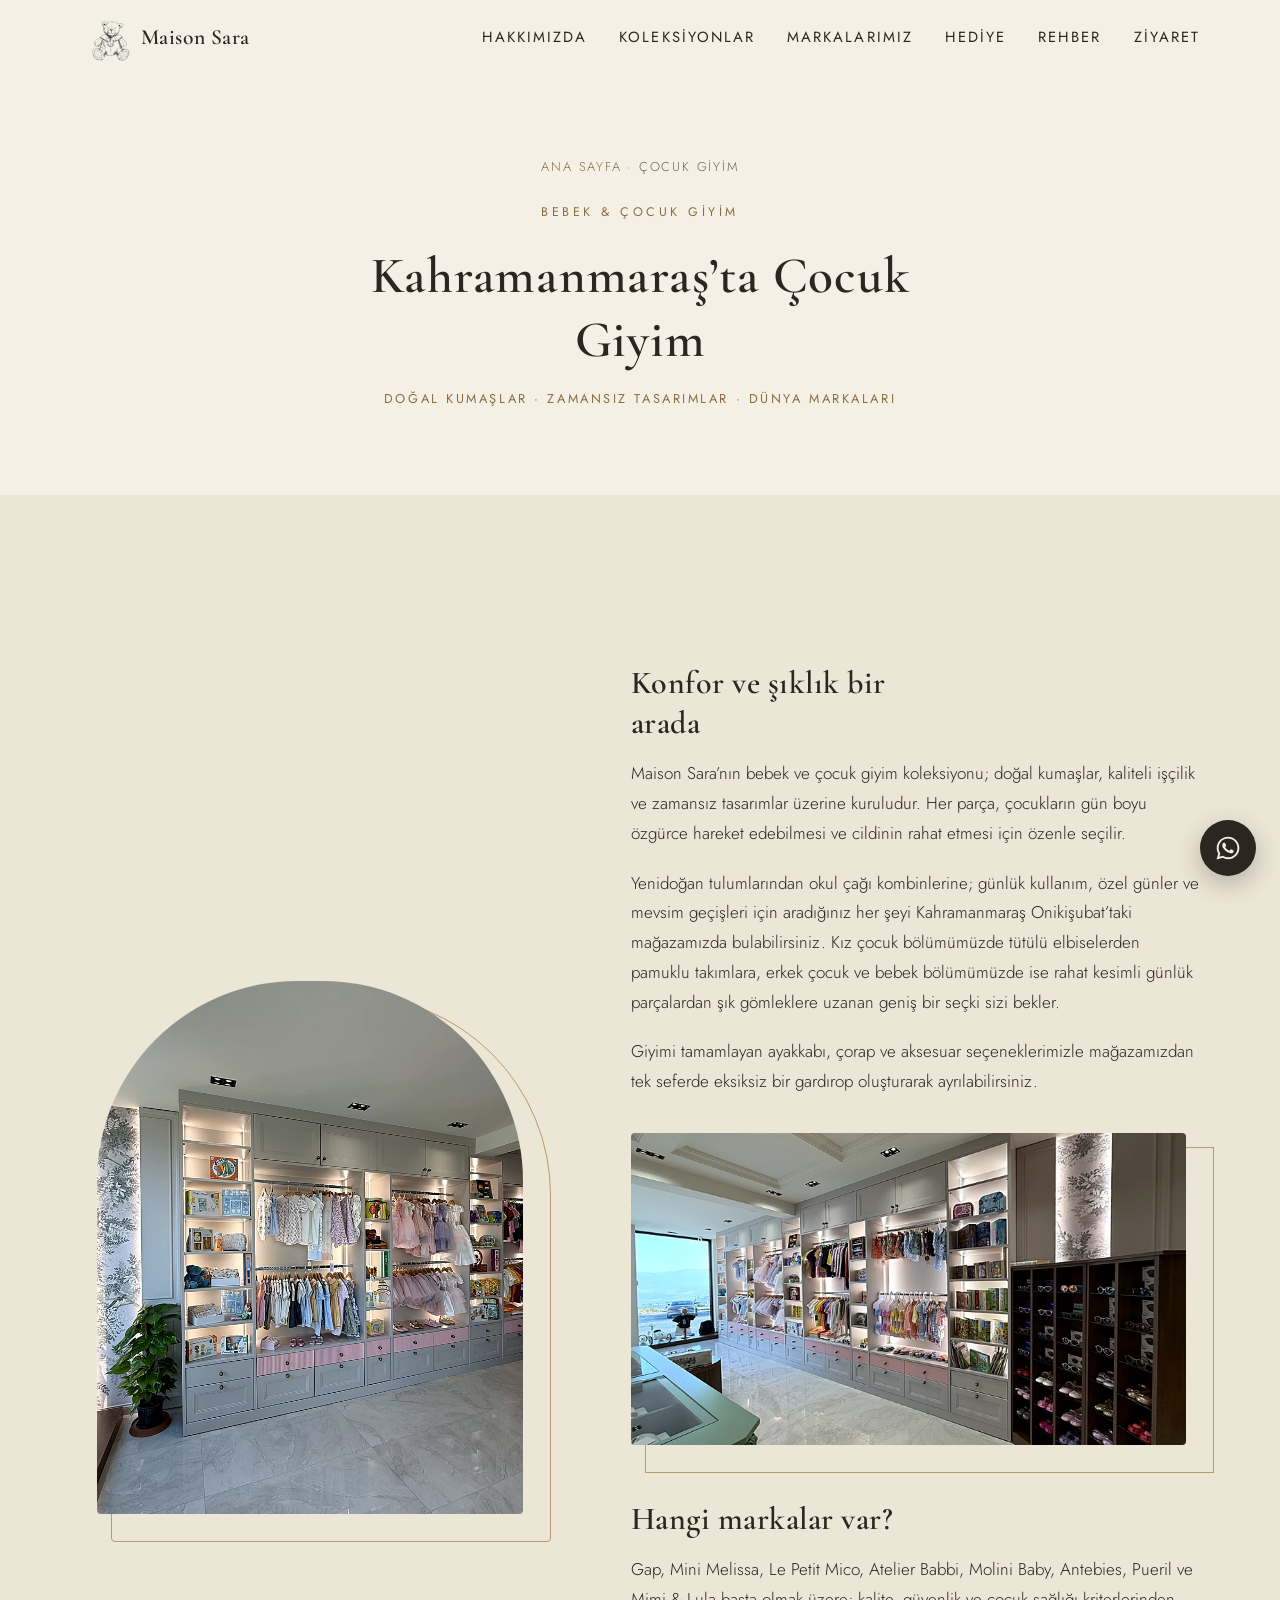
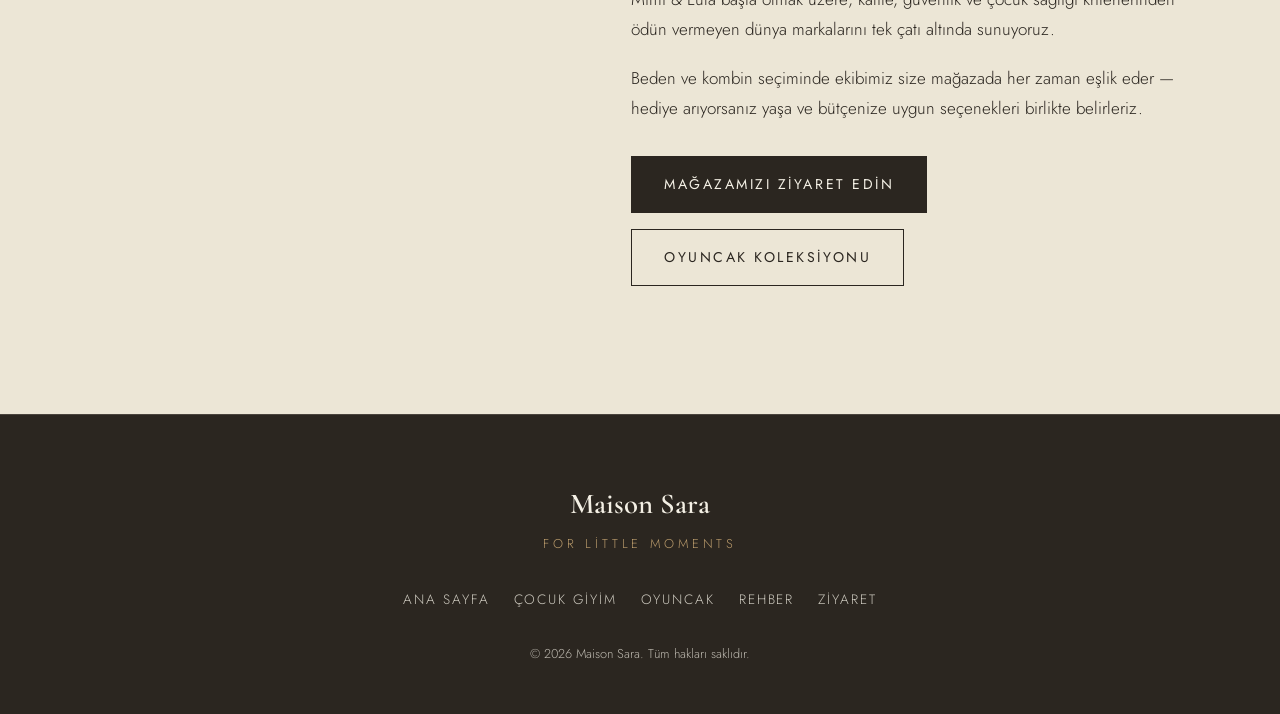
<file: cocuk-giyim/index.html>
<!DOCTYPE html>
<html lang="tr">
<head>
  <meta charset="UTF-8">
  <meta name="viewport" content="width=device-width, initial-scale=1.0">
  <title>Kahramanmaraş Çocuk Giyim | Bebek &amp; Çocuk Kıyafetleri — Maison Sara</title>
  <meta name="description" content="Kahramanmaraş'ta bebek ve çocuk giyim: doğal kumaşlar, kaliteli işçilik, zamansız tasarımlar. Gap ve dünyanın sevilen markaları Onikişubat'taki Maison Sara mağazasında.">
  <meta name="robots" content="index, follow">
  <meta name="referrer" content="strict-origin-when-cross-origin">
  <meta name="theme-color" content="#F4F0E5">
  <script>document.documentElement.classList.add("js");</script>

  <link rel="canonical" href="https://maisonsara.com.tr/cocuk-giyim/">

  <meta property="og:type" content="website">
  <meta property="og:site_name" content="Maison Sara">
  <meta property="og:title" content="Kahramanmaraş Çocuk Giyim — Maison Sara">
  <meta property="og:description" content="Doğal kumaşlar ve zamansız tasarımlarla bebek &amp; çocuk giyim koleksiyonları. Onikişubat / Kahramanmaraş.">
  <meta property="og:url" content="https://maisonsara.com.tr/cocuk-giyim/">
  <meta property="og:image" content="https://maisonsara.com.tr/img/og-image.jpg">
  <meta property="og:locale" content="tr_TR">
  <meta name="twitter:card" content="summary_large_image">

  <link rel="icon" href="/favicon.ico" sizes="48x48">
  <link rel="icon" type="image/png" href="/favicon.png" sizes="48x48">
  <link rel="apple-touch-icon" href="/apple-touch-icon.png">

  <script type="application/ld+json">
  {
    "@context": "https://schema.org",
    "@type": "BreadcrumbList",
    "itemListElement": [
      { "@type": "ListItem", "position": 1, "name": "Ana Sayfa", "item": "https://maisonsara.com.tr/" },
      { "@type": "ListItem", "position": 2, "name": "Çocuk Giyim", "item": "https://maisonsara.com.tr/cocuk-giyim/" }
    ]
  }
  </script>

  <link rel="preconnect" href="https://fonts.googleapis.com">
  <link rel="preconnect" href="https://fonts.gstatic.com" crossorigin>
  <link href="https://fonts.googleapis.com/css2?family=Cormorant+Garamond:wght@500;600&amp;family=Jost:wght@300;400&amp;display=swap" rel="stylesheet">

  <link rel="stylesheet" href="/css/style.css">
</head>
<body>

  <a class="skip-link" href="#icerik">İçeriğe geç</a>

  <header class="site-header scrolled">
    <div class="container">
      <a class="brand" href="/" aria-label="Maison Sara — ana sayfa">
        <picture>
          <source srcset="/img/logo-bear.webp" type="image/webp">
          <img src="/img/logo-bear.png" alt="" width="40" height="46">
        </picture>
        <span>Maison Sara</span>
      </a>
      <button class="nav-toggle" type="button" aria-label="Menüyü aç/kapat" aria-expanded="false" aria-controls="site-nav">
        <span></span><span></span><span></span>
      </button>
      <nav class="site-nav" id="site-nav" aria-label="Ana menü">
        <a href="/#hakkimizda">Hakkımızda</a>
        <a href="/#koleksiyonlar">Koleksiyonlar</a>
        <a href="/#markalar">Markalarımız</a>
        <a href="/#hediye-danismanligi">Hediye</a>
        <a href="/rehber/">Rehber</a>
        <a href="/#ziyaret">Ziyaret</a>
      </nav>
    </div>
  </header>

  <main id="icerik">

    <section class="page-hero">
      <div class="container">
        <nav class="breadcrumb" aria-label="Sayfa konumu">
          <a href="/">Ana Sayfa</a> <span>·</span> <span>Çocuk Giyim</span>
        </nav>
        <span class="eyebrow">Bebek &amp; Çocuk Giyim</span>
        <h1>Kahramanmaraş&rsquo;ta Çocuk Giyim</h1>
        <p class="hero-sub">Doğal kumaşlar · Zamansız tasarımlar · Dünya markaları</p>
      </div>
    </section>

    <section class="section section-alt">
      <div class="container about-grid">
        <div class="about-media framed arch reveal">
          <picture>
            <source srcset="/img/girls-800.webp 800w, /img/girls-1600.webp 1600w"
                    sizes="(max-width: 767px) 90vw, 440px" type="image/webp">
            <img src="/img/girls-800.jpg"
                 srcset="/img/girls-800.jpg 800w, /img/girls-1600.jpg 1600w"
                 sizes="(max-width: 767px) 90vw, 440px"
                 alt="Maison Sara kız çocuk bölümünde tütülü elbiseler"
                 width="800" height="1066" loading="lazy" decoding="async">
          </picture>
        </div>
        <div class="prose reveal" style="--reveal-delay: 0.15s">
          <h2 class="section-title">Konfor ve şıklık bir arada</h2>
          <p>Maison Sara&rsquo;nın bebek ve çocuk giyim koleksiyonu; doğal kumaşlar, kaliteli işçilik ve zamansız tasarımlar üzerine kuruludur. Her parça, çocukların gün boyu özgürce hareket edebilmesi ve cildinin rahat etmesi için özenle seçilir.</p>
          <p>Yenidoğan tulumlarından okul çağı kombinlerine; günlük kullanım, özel günler ve mevsim geçişleri için aradığınız her şeyi Kahramanmaraş Onikişubat&rsquo;taki mağazamızda bulabilirsiniz. Kız çocuk bölümümüzde tütülü elbiselerden pamuklu takımlara, erkek çocuk ve bebek bölümümüzde ise rahat kesimli günlük parçalardan şık gömleklere uzanan geniş bir seçki sizi bekler.</p>
          <p>Giyimi tamamlayan ayakkabı, çorap ve aksesuar seçeneklerimizle mağazamızdan tek seferde eksiksiz bir gardırop oluşturarak ayrılabilirsiniz.</p>
          <div class="prose-media framed">
            <picture>
              <source srcset="/img/accessories-800.webp 800w, /img/accessories-1600.webp 1600w"
                      sizes="(max-width: 767px) 90vw, 640px" type="image/webp">
              <img src="/img/accessories-800.jpg"
                   srcset="/img/accessories-800.jpg 800w, /img/accessories-1600.jpg 1600w"
                   sizes="(max-width: 767px) 90vw, 640px"
                   alt="Çocuk kıyafetleri, ayakkabı ve güneş gözlüğü standı"
                   width="1600" height="900" loading="lazy" decoding="async">
            </picture>
          </div>
          <h2>Hangi markalar var?</h2>
          <p>Gap, Mini Melissa, Le Petit Mico, Atelier Babbi, Molini Baby, Antebies, Pueril ve Mimi &amp; Lula başta olmak üzere; kalite, güvenlik ve çocuk sağlığı kriterlerinden ödün vermeyen dünya markalarını tek çatı altında sunuyoruz.</p>
          <p>Beden ve kombin seçiminde ekibimiz size mağazada her zaman eşlik eder — hediye arıyorsanız yaşa ve bütçenize uygun seçenekleri birlikte belirleriz.</p>
          <div class="visit-cta" style="margin-top:2rem">
            <a class="btn btn-solid" href="/#ziyaret">Mağazamızı Ziyaret Edin</a>
            <a class="btn btn-ghost" href="/oyuncak/">Oyuncak Koleksiyonu</a>
          </div>
        </div>
      </div>
    </section>

  </main>

  <footer class="site-footer">
    <p class="footer-brand">Maison Sara</p>
    <p class="footer-tagline">for little moments</p>
    <nav class="footer-nav" aria-label="Alt menü">
      <a href="/">Ana Sayfa</a>
      <a href="/cocuk-giyim/">Çocuk Giyim</a>
      <a href="/oyuncak/">Oyuncak</a>
      <a href="/rehber/">Rehber</a>
      <a href="/#ziyaret">Ziyaret</a>
    </nav>
    <p class="footer-copy">© 2026 Maison Sara. Tüm hakları saklıdır.</p>
  </footer>

  <script src="/js/main.js" defer></script>
  <a class="wa-fab" href="https://wa.me/905325534633?text=Merhaba%2C%20hediye%20dan%C4%B1%C5%9Fmanl%C4%B1%C4%9F%C4%B1%20almak%20istiyorum.%20Ya%C5%9F%3A%20...%20B%C3%BCt%C3%A7e%3A%20..." target="_blank" rel="noopener" aria-label="WhatsApp ile yazın">
    <svg viewBox="0 0 448 512" aria-hidden="true" focusable="false"><path fill="currentColor" d="M380.9 97.1C339 55.1 283.2 32 223.9 32c-122.4 0-222 99.6-222 222 0 39.1 10.2 77.3 29.6 111L0 480l117.7-30.9c32.4 17.7 68.9 27 106.1 27h.1c122.3 0 224.1-99.6 224.1-222 0-59.3-25.2-115-67.1-157zm-157 341.6c-33.2 0-65.7-8.9-94-25.7l-6.7-4-69.8 18.3L72 359.2l-4.4-7c-18.5-29.4-28.2-63.3-28.2-98.2 0-101.7 82.8-184.5 184.6-184.5 49.3 0 95.6 19.2 130.4 54.1 34.8 34.9 56.2 81.2 56.1 130.5 0 101.8-84.9 184.6-186.6 184.6zm101.2-138.2c-5.5-2.8-32.8-16.2-37.9-18-5.1-1.9-8.8-2.8-12.5 2.8-3.7 5.6-14.3 18-17.6 21.8-3.2 3.7-6.5 4.2-12 1.4-32.6-16.3-54-29.1-75.5-66-5.7-9.8 5.7-9.1 16.3-30.3 1.8-3.7.9-6.9-.5-9.7-1.4-2.8-12.5-30.1-17.1-41.2-4.5-10.8-9.1-9.3-12.5-9.5-3.2-.2-6.9-.2-10.6-.2-3.7 0-9.7 1.4-14.8 6.9-5.1 5.6-19.4 19-19.4 46.3 0 27.3 19.9 53.7 22.6 57.4 2.8 3.7 39.1 59.7 94.8 83.8 35.2 15.2 49 16.5 66.6 13.9 10.7-1.6 32.8-13.4 37.4-26.4 4.6-13 4.6-24.1 3.2-26.4-1.3-2.5-5-3.9-10.5-6.6z"/></svg>
  </a>

</body>
</html>
</file>
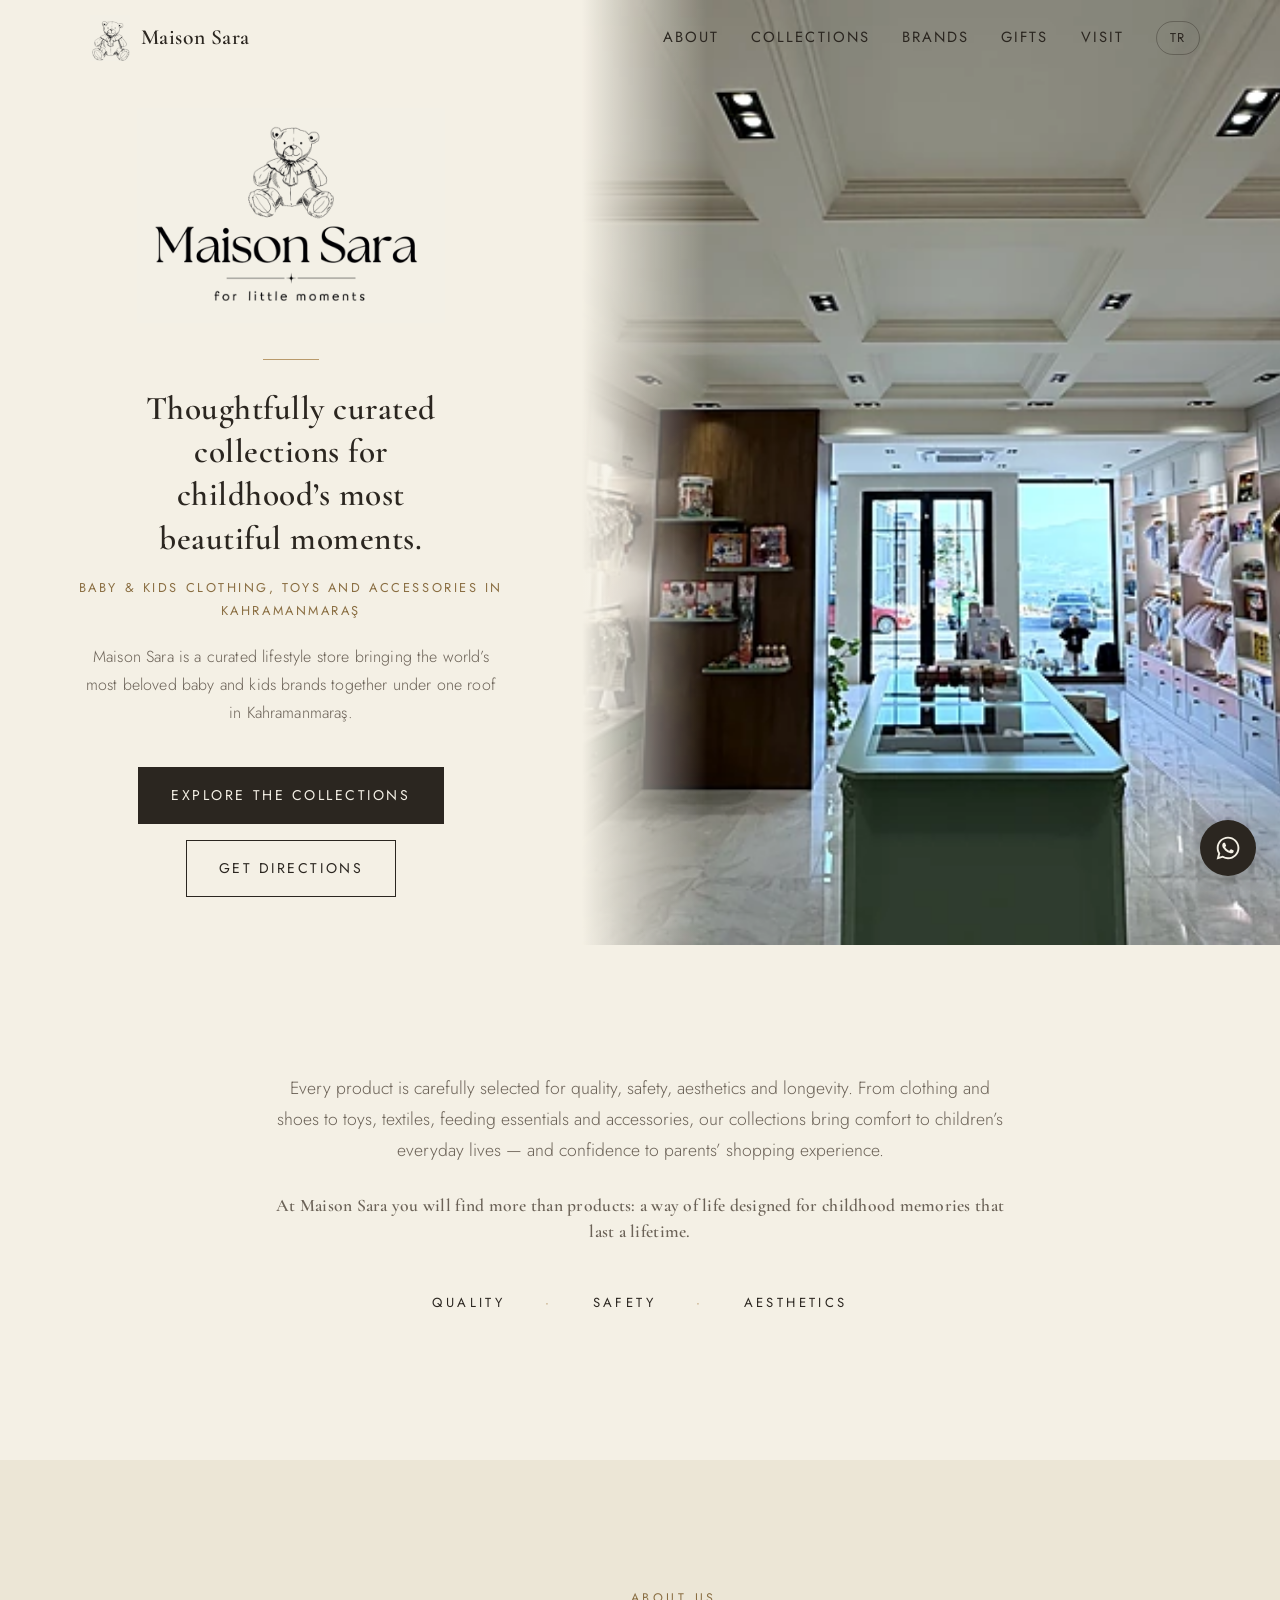
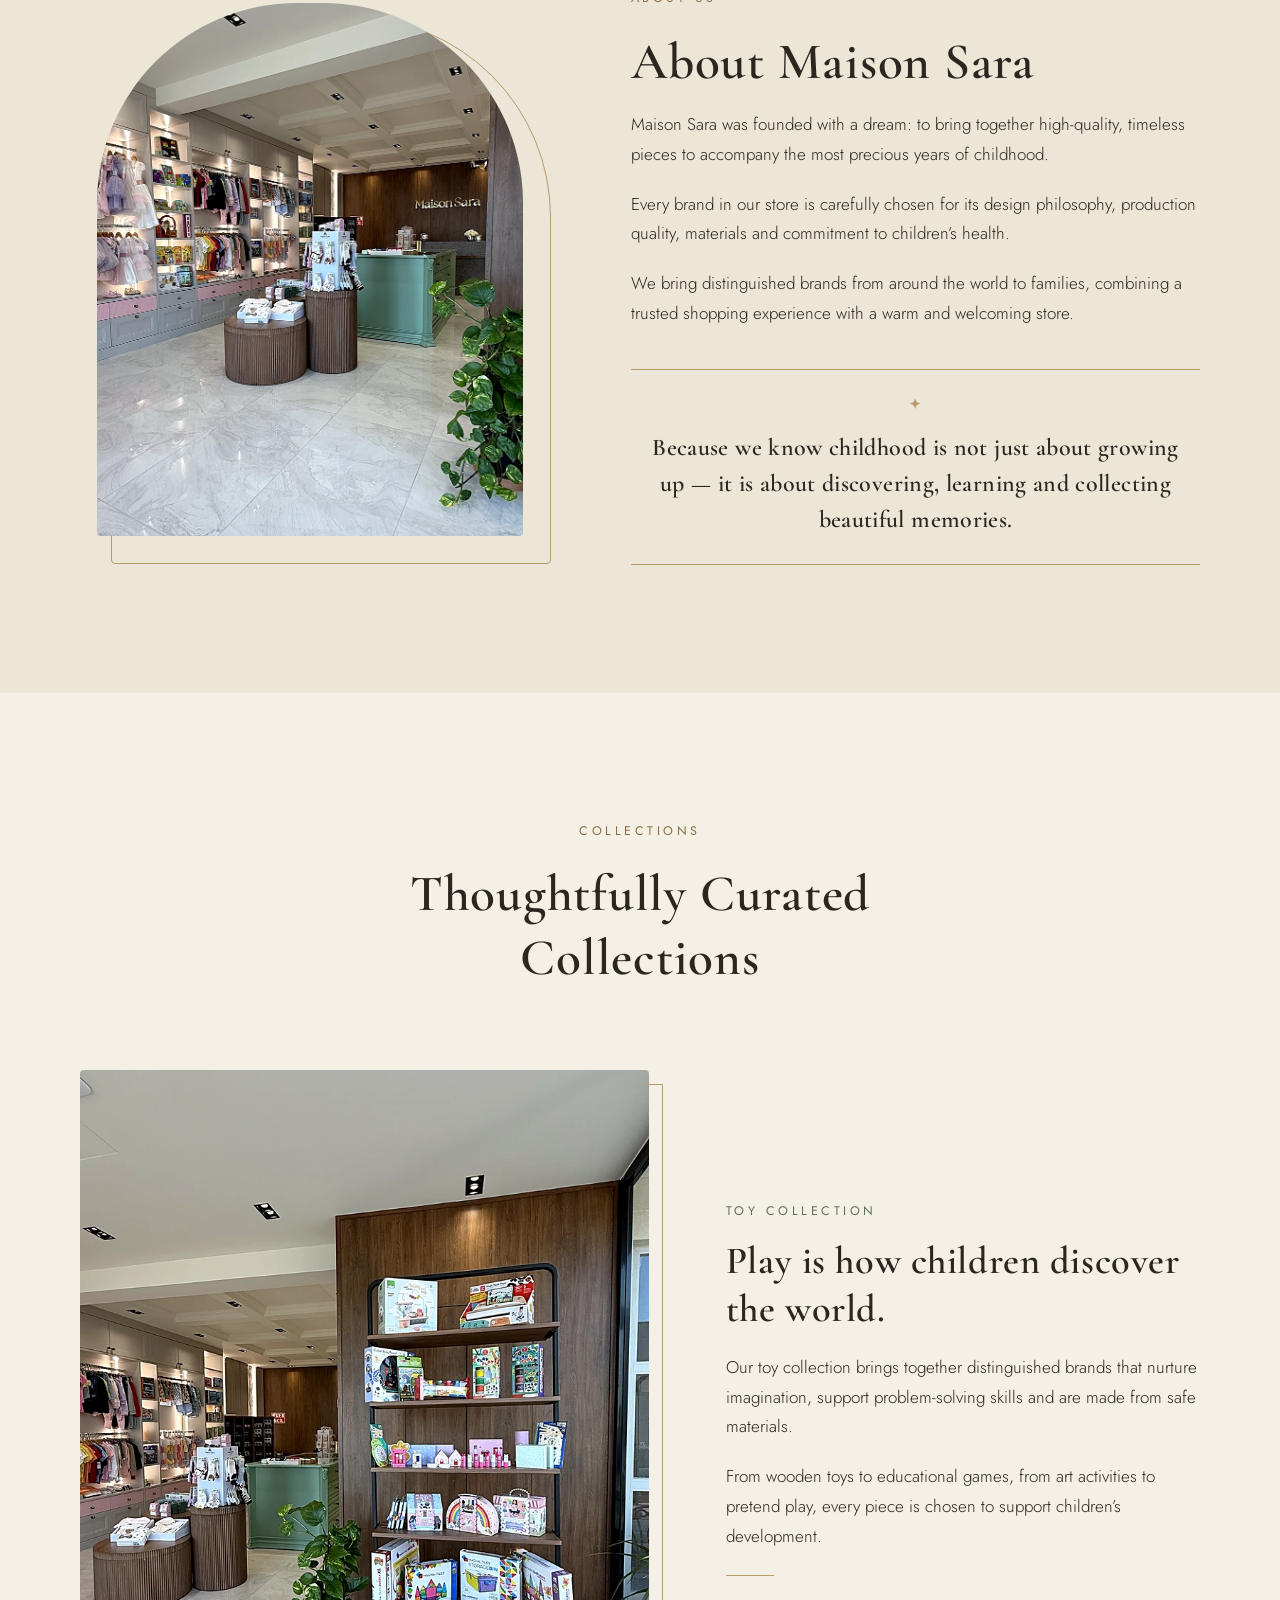
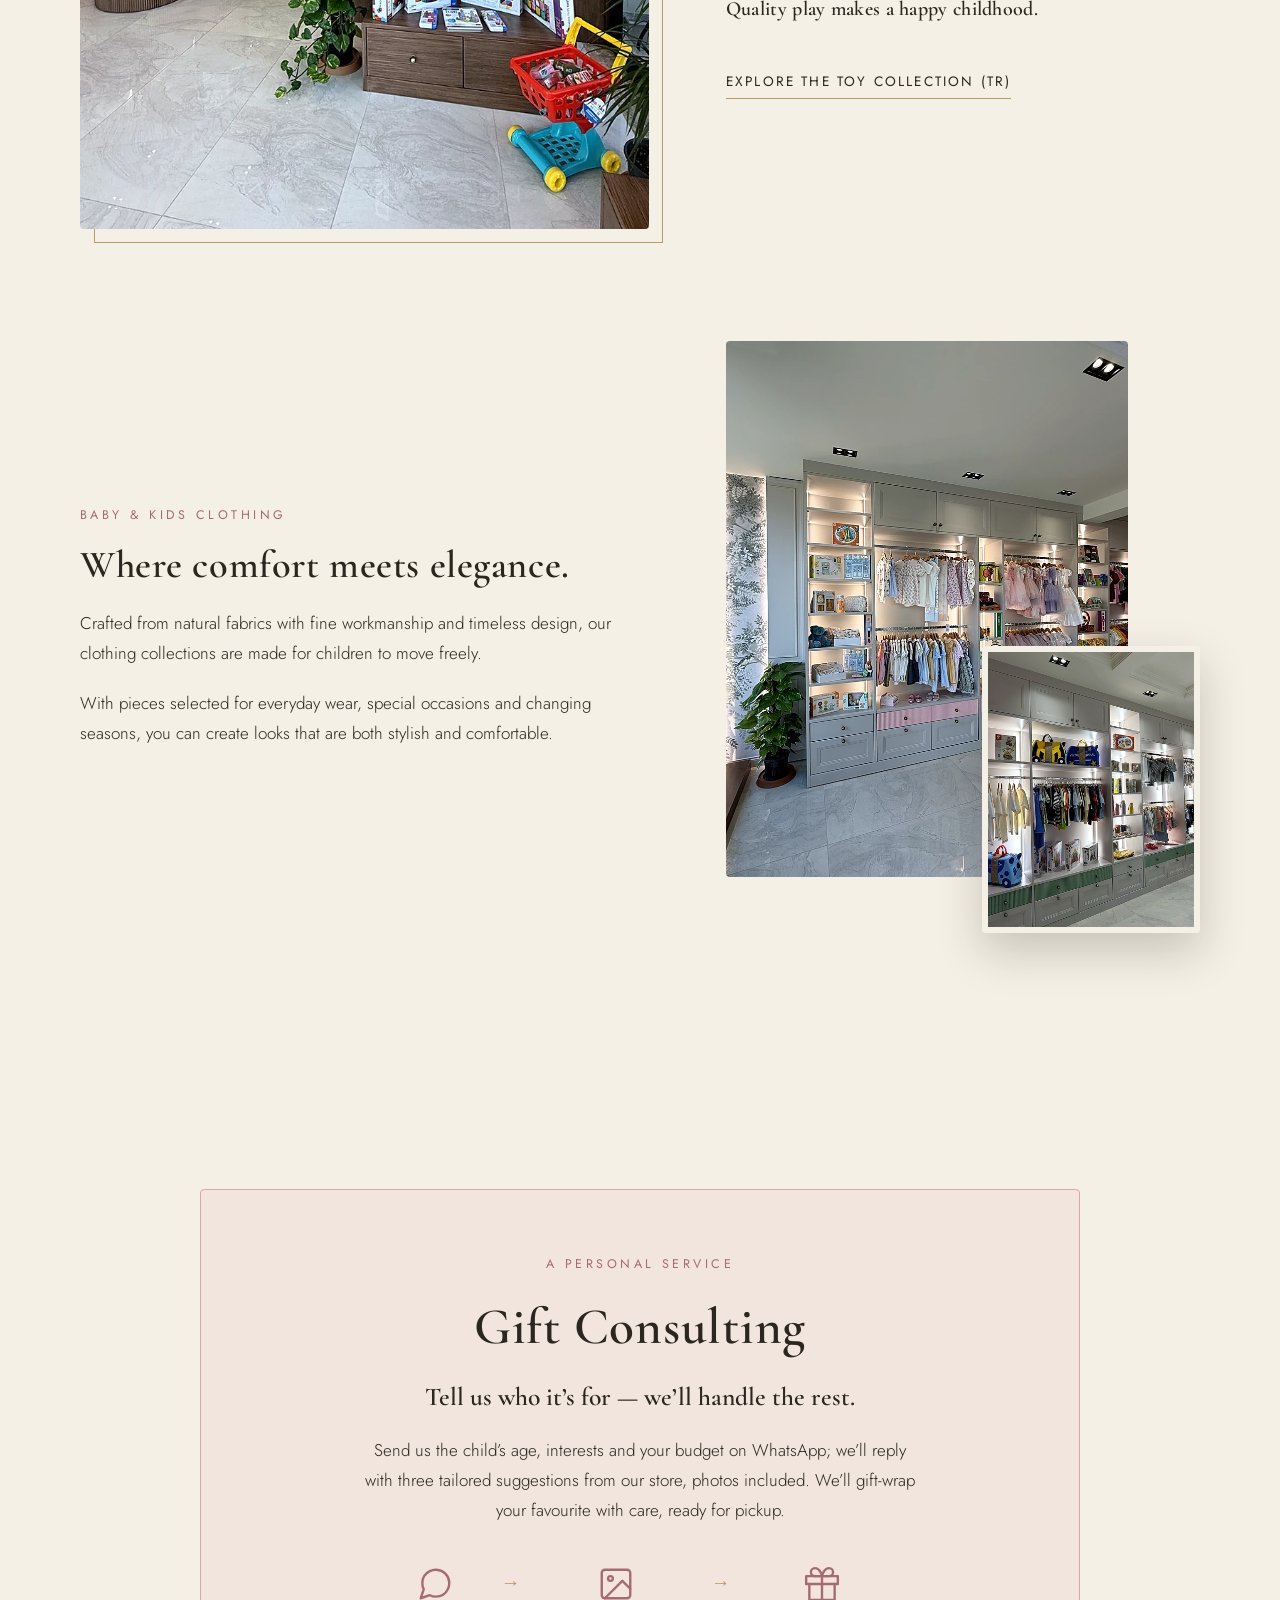
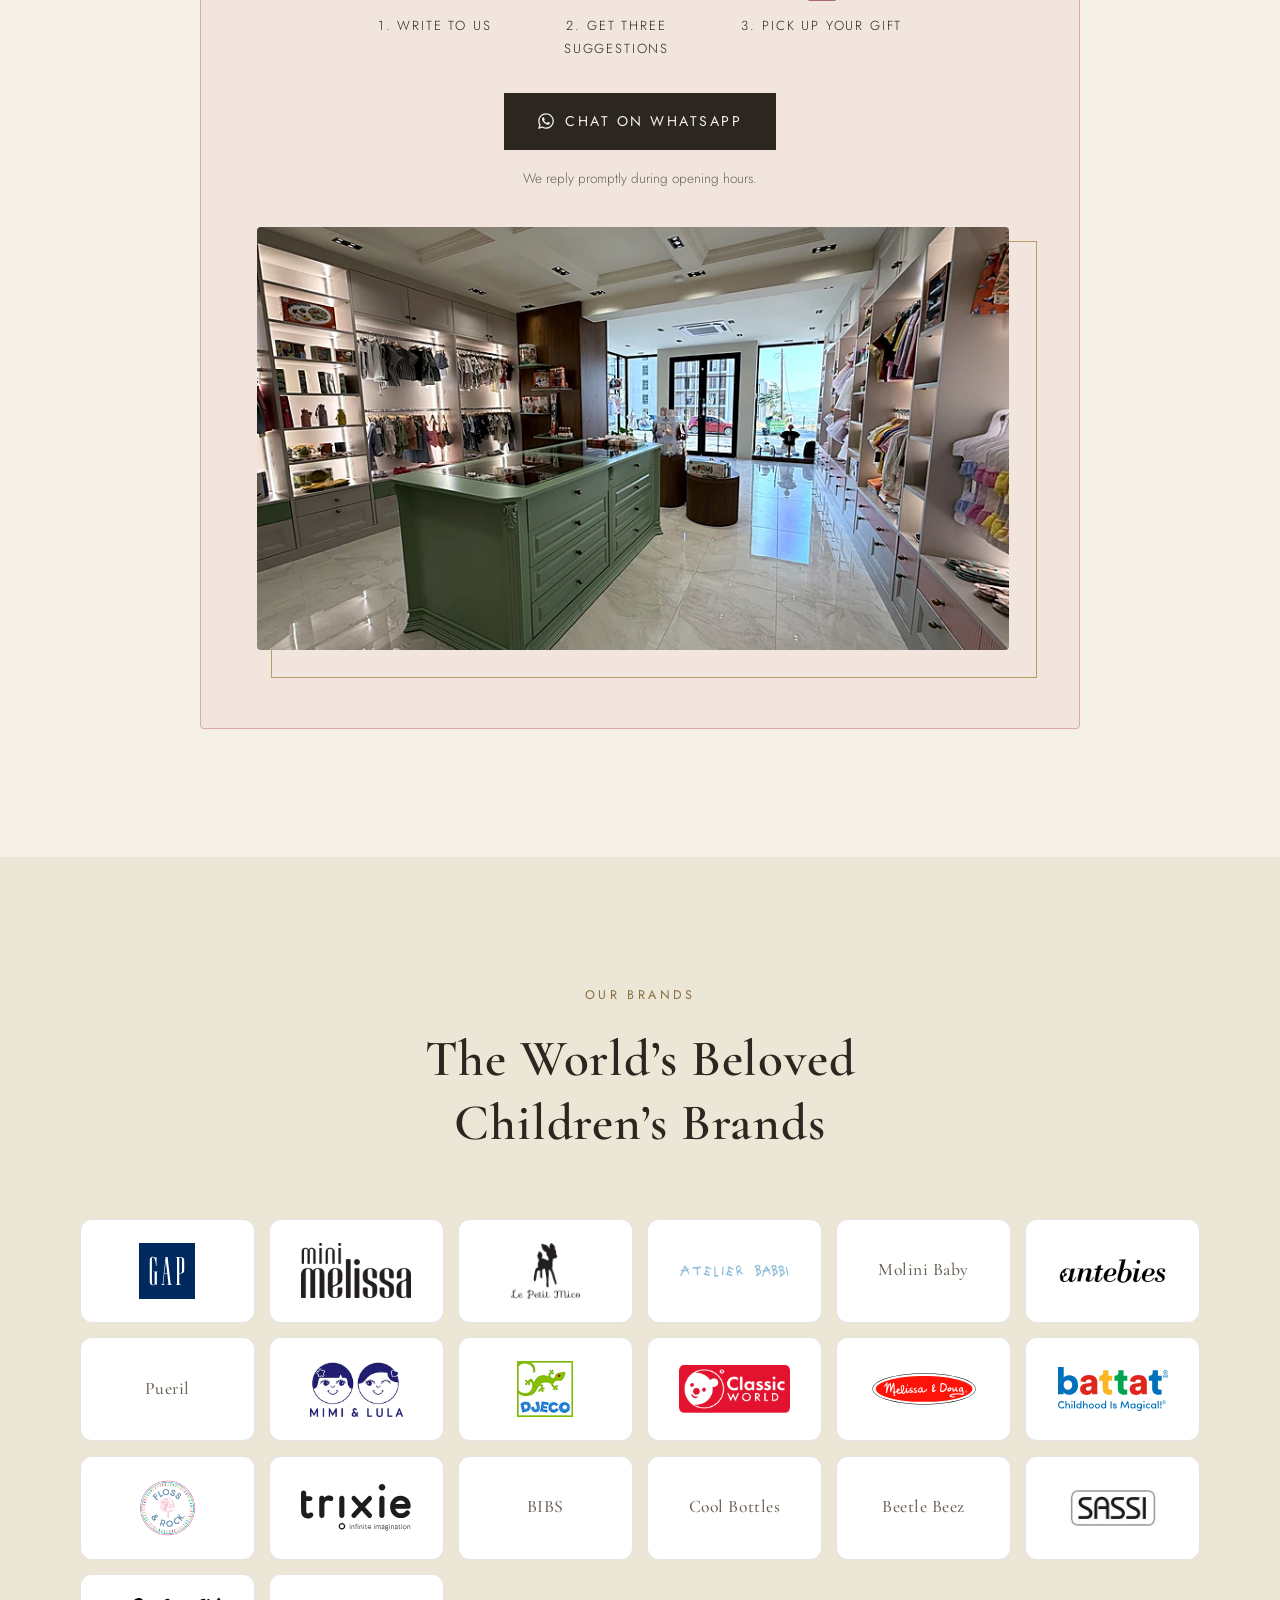
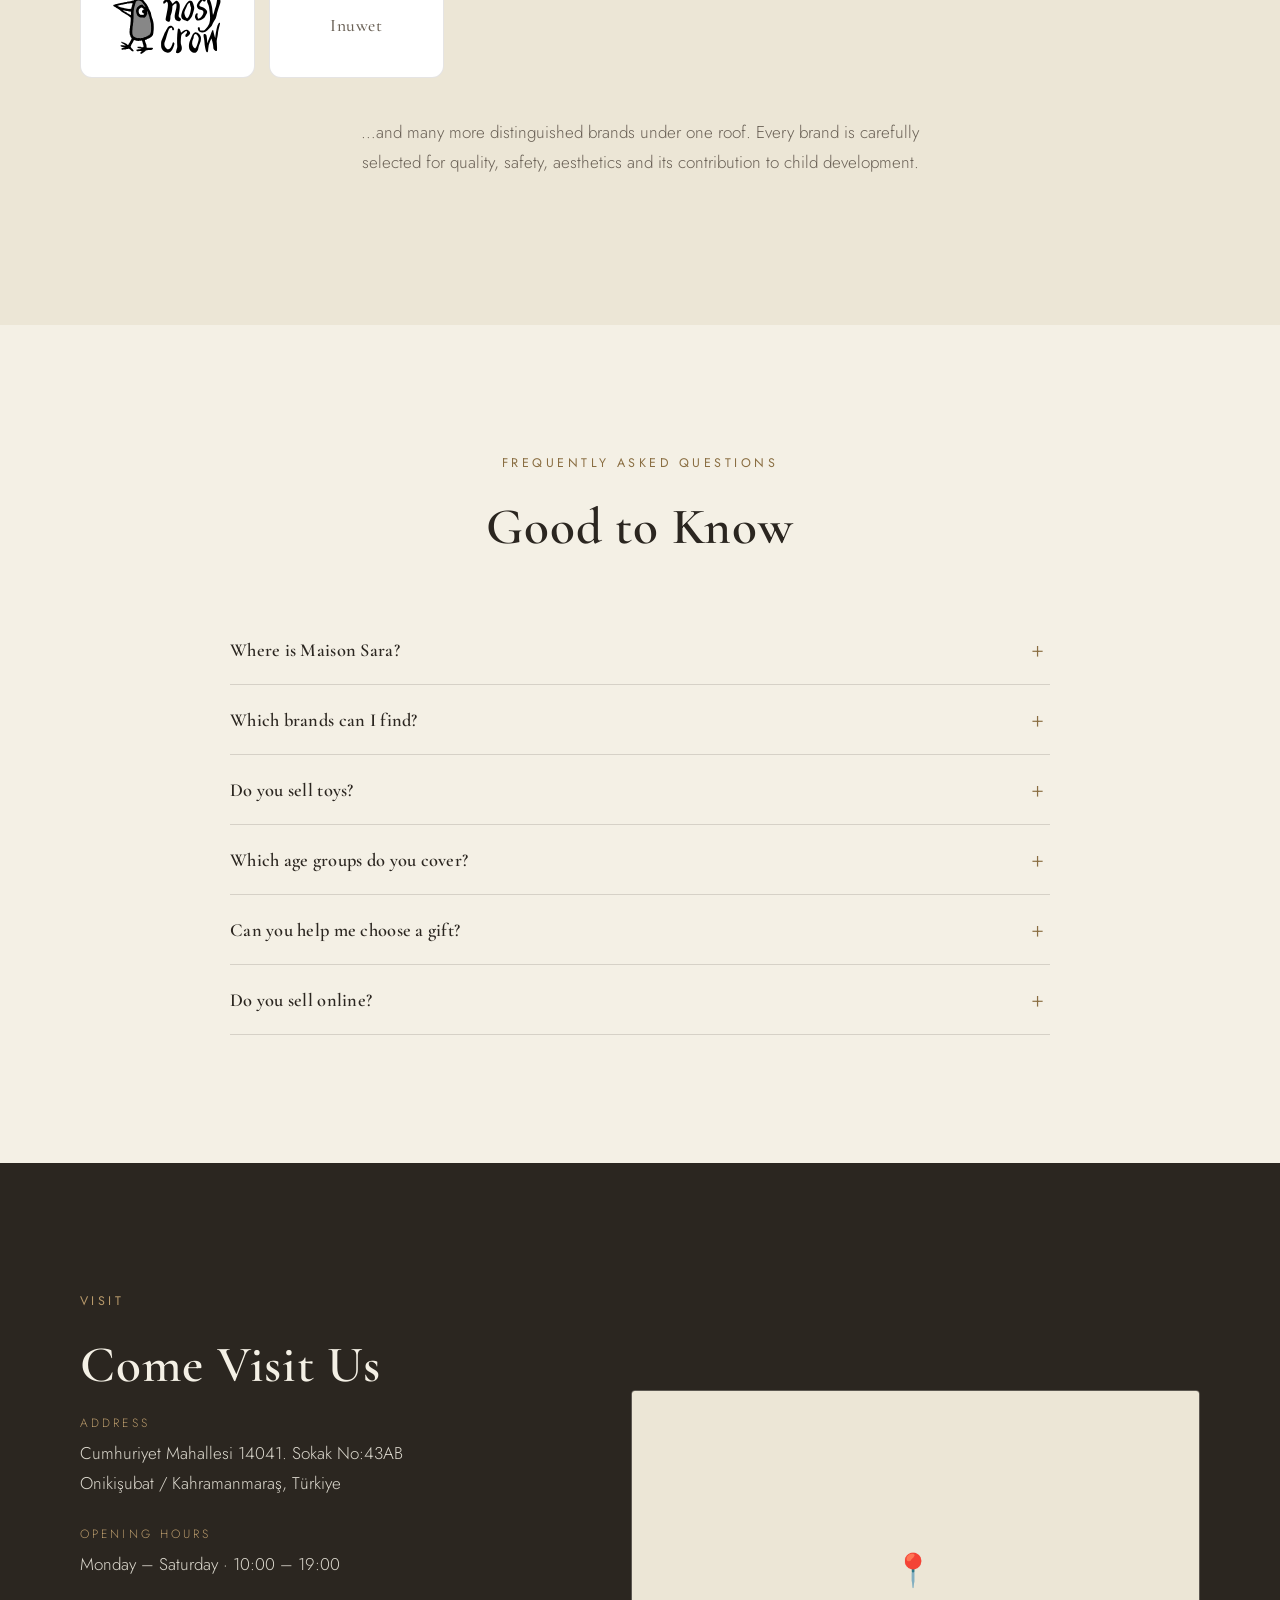
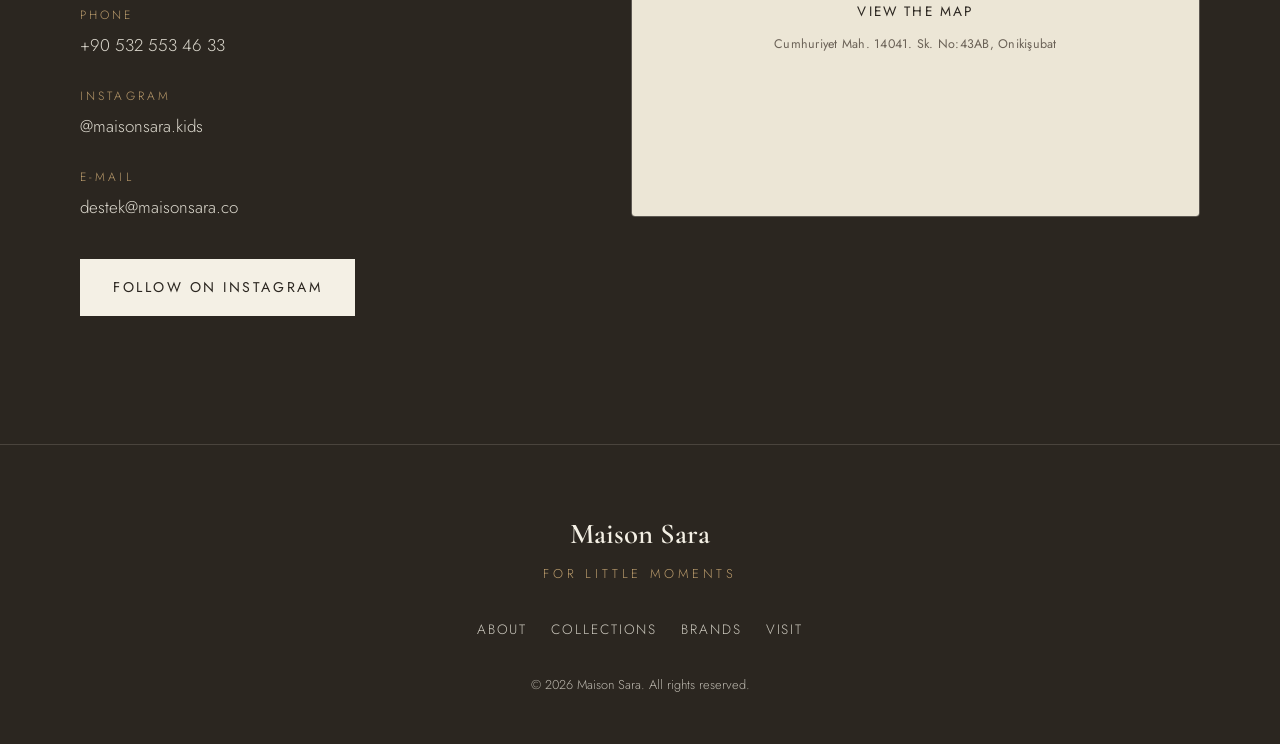
<file: en/index.html>
<!DOCTYPE html>
<html lang="en">
<head>
  <meta charset="UTF-8">
  <meta name="viewport" content="width=device-width, initial-scale=1.0">
  <title>Maison Sara | Baby &amp; Kids Store in Kahramanmaraş — Clothing, Toys</title>
  <meta name="description" content="Baby and kids clothing, toys, shoes and accessories in Kahramanmaraş. Gap, Djeco, Melissa &amp; Doug, BIBS and the world's beloved brands under one roof at Maison Sara.">
  <meta name="robots" content="index, follow">
  <meta name="referrer" content="strict-origin-when-cross-origin">
  <meta name="theme-color" content="#F4F0E5">
  <script>document.documentElement.classList.add("js");</script>

  <link rel="canonical" href="https://maisonsara.com.tr/en/">
  <link rel="alternate" hreflang="tr" href="https://maisonsara.com.tr/">
  <link rel="alternate" hreflang="en" href="https://maisonsara.com.tr/en/">
  <link rel="alternate" hreflang="x-default" href="https://maisonsara.com.tr/">

  <meta property="og:type" content="website">
  <meta property="og:site_name" content="Maison Sara">
  <meta property="og:title" content="Maison Sara | Baby &amp; Kids Store in Kahramanmaraş">
  <meta property="og:description" content="The world's beloved baby and kids brands for clothing, toys and accessories — under one roof in Kahramanmaraş.">
  <meta property="og:url" content="https://maisonsara.com.tr/en/">
  <meta property="og:image" content="https://maisonsara.com.tr/img/og-image.jpg">
  <meta property="og:image:alt" content="The pastel-toned interior of the Maison Sara store">
  <meta property="og:image:width" content="1200">
  <meta property="og:image:height" content="630">
  <meta property="og:locale" content="en_US">
  <meta property="og:locale:alternate" content="tr_TR">
  <meta name="twitter:card" content="summary_large_image">

  <link rel="icon" href="../favicon.ico" sizes="48x48">
  <link rel="icon" type="image/png" href="../favicon.png" sizes="48x48">
  <link rel="apple-touch-icon" href="../apple-touch-icon.png">

  <script type="application/ld+json">
  {
    "@context": "https://schema.org",
    "@type": ["Store", "LocalBusiness"],
    "name": "Maison Sara",
    "slogan": "for little moments",
    "description": "Baby and kids clothing, toy, shoe and accessory store in Kahramanmaraş. The world's beloved brands under one roof.",
    "image": "https://maisonsara.com.tr/img/og-image.jpg",
    "logo": "https://maisonsara.com.tr/img/logo.png",
    "url": "https://maisonsara.com.tr/en/",
    "sameAs": ["https://www.instagram.com/maisonsara.kids/"],
    "email": "destek@maisonsara.co",
    "telephone": "+905325534633",
    "priceRange": "₺₺",
    "keywords": "baby store, kids clothing, toys, baby shoes, Kahramanmaraş",
    "areaServed": "Kahramanmaraş",
    "currenciesAccepted": "TRY",
    "paymentAccepted": "Cash, Credit Card",
    "hasMap": "https://www.google.com/maps/search/?api=1&query=Cumhuriyet+Mahallesi+14041.+Sokak+No%3A43AB+Oniki%C5%9Fubat+Kahramanmara%C5%9F",
    "geo": {
      "@type": "GeoCoordinates",
      "latitude": 37.59862,
      "longitude": 36.84866
    },
    "address": {
      "@type": "PostalAddress",
      "streetAddress": "Cumhuriyet Mahallesi 14041. Sokak No:43AB",
      "addressLocality": "Onikişubat",
      "addressRegion": "Kahramanmaraş",
      "postalCode": "46050",
      "addressCountry": "TR"
    },
    "openingHoursSpecification": {
      "@type": "OpeningHoursSpecification",
      "dayOfWeek": ["Monday", "Tuesday", "Wednesday", "Thursday", "Friday", "Saturday"],
      "opens": "10:00",
      "closes": "19:00"
    }
  }
  </script>

  <script type="application/ld+json">
  {
    "@context": "https://schema.org",
    "@type": "FAQPage",
    "mainEntity": [
      {
        "@type": "Question",
        "name": "Where is Maison Sara?",
        "acceptedAnswer": { "@type": "Answer", "text": "Our store is located at Cumhuriyet Mahallesi 14041. Sokak No:43AB, Onikişubat / Kahramanmaraş. We are open Monday–Saturday, 10:00–19:00." }
      },
      {
        "@type": "Question",
        "name": "Which brands can I find?",
        "acceptedAnswer": { "@type": "Answer", "text": "We bring together the world's beloved baby and kids brands under one roof, including Gap, Mini Melissa, Djeco, Melissa & Doug, Battat, Trixie, BIBS, Mimi & Lula, Classic World and Floss & Rock." }
      },
      {
        "@type": "Question",
        "name": "Do you sell toys?",
        "acceptedAnswer": { "@type": "Answer", "text": "Yes; our toy collection ranges from wooden toys and educational games to art activities and pretend play." }
      },
      {
        "@type": "Question",
        "name": "Which age groups do you cover?",
        "acceptedAnswer": { "@type": "Answer", "text": "From newborns to school age; a wide range spanning baby and kids clothing, shoes, feeding essentials, toys and accessories." }
      },
      {
        "@type": "Question",
        "name": "Can you help me choose a gift?",
        "acceptedAnswer": { "@type": "Answer", "text": "Of course; our team is happy to help you choose the right gift for any age and budget in store. You can also get suggestions over WhatsApp through our gift consulting service." }
      },
      {
        "@type": "Question",
        "name": "Do you sell online?",
        "acceptedAnswer": { "@type": "Answer", "text": "We currently serve only from our store in Onikişubat, Kahramanmaraş. You can browse our products on Instagram (@maisonsara.kids) and reach us with any questions." }
      }
    ]
  }
  </script>

  <link rel="preconnect" href="https://fonts.googleapis.com">
  <link rel="preconnect" href="https://fonts.gstatic.com" crossorigin>
  <link href="https://fonts.googleapis.com/css2?family=Cormorant+Garamond:wght@500;600&amp;family=Jost:wght@300;400&amp;display=swap" rel="stylesheet">

  <link rel="stylesheet" href="../css/style.css">
</head>
<body>

  <a class="skip-link" href="#top">Skip to content</a>

  <header class="site-header">
    <div class="container">
      <a class="brand" href="#top" aria-label="Maison Sara — home">
        <picture>
          <source srcset="../img/logo-bear.webp" type="image/webp">
          <img src="../img/logo-bear.png" alt="" width="40" height="46">
        </picture>
        <span>Maison Sara</span>
      </a>
      <button class="nav-toggle" type="button" aria-label="Toggle menu" aria-expanded="false" aria-controls="site-nav">
        <span></span><span></span><span></span>
      </button>
      <nav class="site-nav" id="site-nav" aria-label="Main menu">
        <a href="#about">About</a>
        <a href="#collections">Collections</a>
        <a href="#brands">Brands</a>
        <a href="#gift-consulting">Gifts</a>
        <a href="#visit">Visit</a>
        <a class="lang-switch" href="../" lang="tr" hreflang="tr">TR</a>
      </nav>
    </div>
  </header>

  <main id="top">

    <!-- ========== HERO ========== -->
    <section class="hero">
      <div class="hero-panel">
        <picture>
          <source srcset="../img/logo.webp" type="image/webp">
          <img class="hero-logo" src="../img/logo.png" alt="Maison Sara — for little moments" width="760" height="529">
        </picture>
        <h1>Thoughtfully curated collections for childhood&rsquo;s most beautiful moments.</h1>
        <p class="hero-sub">Baby &amp; kids clothing, toys and accessories in Kahramanmaraş</p>
        <p class="hero-lead">Maison Sara is a curated lifestyle store bringing the world&rsquo;s most beloved baby and kids brands together under one roof in Kahramanmaraş.</p>
        <div class="hero-cta">
          <a class="btn btn-solid" href="#collections">Explore the Collections</a>
          <a class="btn btn-ghost" href="https://www.google.com/maps/search/?api=1&amp;query=Cumhuriyet+Mahallesi+14041.+Sokak+No%3A43AB+Oniki%C5%9Fubat+Kahramanmara%C5%9F" target="_blank" rel="noopener">Get Directions</a>
        </div>
      </div>
      <div class="hero-media">
        <picture>
          <source srcset="../img/hero-800.webp 800w, ../img/hero-1600.webp 1600w, ../img/hero-2400.webp 2400w"
                  sizes="(max-width: 767px) 100vw, 55vw" type="image/webp">
          <img src="../img/hero-1600.jpg"
               srcset="../img/hero-800.jpg 800w, ../img/hero-1600.jpg 1600w, ../img/hero-2400.jpg 2400w"
               sizes="(max-width: 767px) 100vw, 55vw"
               alt="The pastel-toned interior of the Maison Sara store"
               width="1600" height="900" fetchpriority="high">
        </picture>
      </div>
    </section>

    <!-- ========== INTRO ========== -->
    <section class="section intro">
      <div class="container">
        <p class="reveal">Every product is carefully selected for quality, safety, aesthetics and longevity. From clothing and shoes to toys, textiles, feeding essentials and accessories, our collections bring comfort to children&rsquo;s everyday lives — and confidence to parents&rsquo; shopping experience.</p>
        <p class="intro-closing reveal">At Maison Sara you will find more than products: a way of life designed for childhood memories that last a lifetime.</p>
        <ul class="values reveal">
          <li>Quality</li>
          <li>Safety</li>
          <li>Aesthetics</li>
        </ul>
      </div>
    </section>

    <!-- ========== ABOUT ========== -->
    <section class="section section-alt" id="about">
      <div class="container about-grid">
        <div class="about-media framed arch reveal">
          <picture>
            <source srcset="../img/about-900.webp 900w, ../img/about-1400.webp 1400w"
                    sizes="(max-width: 767px) 90vw, 440px" type="image/webp">
            <img src="../img/about-900.jpg"
                 srcset="../img/about-900.jpg 900w, ../img/about-1400.jpg 1400w"
                 sizes="(max-width: 767px) 90vw, 440px"
                 alt="The sage-green checkout counter with the gold Maison Sara logo on the wooden wall"
                 width="900" height="1125" loading="lazy" decoding="async">
          </picture>
        </div>
        <div class="reveal" style="--reveal-delay: 0.15s">
          <span class="eyebrow">About Us</span>
          <h2 class="section-title">About Maison Sara</h2>
          <p>Maison Sara was founded with a dream: to bring together high-quality, timeless pieces to accompany the most precious years of childhood.</p>
          <p>Every brand in our store is carefully chosen for its design philosophy, production quality, materials and commitment to children&rsquo;s health.</p>
          <p>We bring distinguished brands from around the world to families, combining a trusted shopping experience with a warm and welcoming store.</p>
          <blockquote class="about-quote">Because we know childhood is not just about growing up — it is about discovering, learning and collecting beautiful memories.</blockquote>
        </div>
      </div>
    </section>

    <!-- ========== COLLECTIONS ========== -->
    <section class="section" id="collections">
      <div class="container">
        <div class="collection-head reveal">
          <span class="eyebrow">Collections</span>
          <h2 class="section-title">Thoughtfully Curated Collections</h2>
        </div>

        <!-- Toys -->
        <div class="collection-row" data-accent="sage">
          <div class="collection-media framed reveal">
            <picture>
              <source srcset="../img/toys-800.webp 800w, ../img/toys-1600.webp 1600w"
                      sizes="(max-width: 767px) 100vw, 50vw" type="image/webp">
              <img src="../img/toys-1600.jpg"
                   srcset="../img/toys-800.jpg 800w, ../img/toys-1600.jpg 1600w"
                   sizes="(max-width: 767px) 100vw, 50vw"
                   alt="Educational toys and children's books on the wooden display stand"
                   width="1600" height="2133" loading="lazy" decoding="async">
            </picture>
          </div>
          <div class="collection-text reveal" style="--reveal-delay: 0.15s">
            <span class="eyebrow">Toy Collection</span>
            <h3>Play is how children discover the world.</h3>
            <p>Our toy collection brings together distinguished brands that nurture imagination, support problem-solving skills and are made from safe materials.</p>
            <p>From wooden toys to educational games, from art activities to pretend play, every piece is chosen to support children&rsquo;s development.</p>
            <p class="signature-line">Quality play makes a happy childhood.</p>
            <a class="collection-link" href="../oyuncak/" hreflang="tr">Explore the Toy Collection (TR)</a>
          </div>
        </div>

        <!-- Clothing -->
        <div class="collection-row flip" data-accent="blush">
          <div class="collection-media collage reveal">
            <div class="collage-main">
              <picture>
                <source srcset="../img/girls-800.webp 800w, ../img/girls-1600.webp 1600w"
                        sizes="(max-width: 767px) 100vw, 50vw" type="image/webp">
                <img src="../img/girls-1600.jpg"
                     srcset="../img/girls-800.jpg 800w, ../img/girls-1600.jpg 1600w"
                     sizes="(max-width: 767px) 100vw, 50vw"
                     alt="Tulle dresses in the pink-drawer girls' section"
                     width="1600" height="2133" loading="lazy" decoding="async">
              </picture>
            </div>
            <div class="collage-overlay">
              <picture>
                <source srcset="../img/boys-800.webp 800w, ../img/boys-1600.webp 1600w"
                        sizes="(max-width: 767px) 46vw, 23vw" type="image/webp">
                <img src="../img/boys-800.jpg"
                     srcset="../img/boys-800.jpg 800w, ../img/boys-1600.jpg 1600w"
                     sizes="(max-width: 767px) 46vw, 23vw"
                     alt="The baby and boys' clothing section"
                     width="800" height="1066" loading="lazy" decoding="async">
              </picture>
            </div>
          </div>
          <div class="collection-text reveal" style="--reveal-delay: 0.15s">
            <span class="eyebrow">Baby &amp; Kids Clothing</span>
            <h3>Where comfort meets elegance.</h3>
            <p>Crafted from natural fabrics with fine workmanship and timeless design, our clothing collections are made for children to move freely.</p>
            <p>With pieces selected for everyday wear, special occasions and changing seasons, you can create looks that are both stylish and comfortable.</p>
          </div>
        </div>
      </div>
    </section>

    <!-- ========== GIFT CONSULTING ========== -->
    <section class="section gift" id="gift-consulting">
      <div class="container">
        <div class="gift-panel reveal">
          <span class="eyebrow">A Personal Service</span>
          <h2 class="section-title">Gift Consulting</h2>
          <p class="gift-sub">Tell us who it&rsquo;s for &mdash; we&rsquo;ll handle the rest.</p>
          <p>Send us the child&rsquo;s age, interests and your budget on WhatsApp; we&rsquo;ll reply with three tailored suggestions from our store, photos included. We&rsquo;ll gift-wrap your favourite with care, ready for pickup.</p>
          <ol class="gift-steps">
            <li>
              <svg viewBox="0 0 24 24" fill="none" stroke="currentColor" stroke-width="1.5" stroke-linecap="round" stroke-linejoin="round" aria-hidden="true"><path d="M21 11.5a8.38 8.38 0 0 1-.9 3.8 8.5 8.5 0 0 1-7.6 4.7 8.38 8.38 0 0 1-3.8-.9L3 21l1.9-5.7a8.38 8.38 0 0 1-.9-3.8 8.5 8.5 0 0 1 4.7-7.6 8.38 8.38 0 0 1 3.8-.9h.5a8.48 8.48 0 0 1 8 8v.5z"/></svg>
              <span>1. Write to us</span>
            </li>
            <li>
              <svg viewBox="0 0 24 24" fill="none" stroke="currentColor" stroke-width="1.5" stroke-linecap="round" stroke-linejoin="round" aria-hidden="true"><rect x="3" y="3" width="18" height="18" rx="2"/><circle cx="8.5" cy="8.5" r="1.5"/><path d="M21 15l-5-5L5 21"/></svg>
              <span>2. Get three suggestions</span>
            </li>
            <li>
              <svg viewBox="0 0 24 24" fill="none" stroke="currentColor" stroke-width="1.5" stroke-linecap="round" stroke-linejoin="round" aria-hidden="true"><polyline points="20 12 20 22 4 22 4 12"/><rect x="2" y="7" width="20" height="5"/><line x1="12" y1="22" x2="12" y2="7"/><path d="M12 7H7.5a2.5 2.5 0 0 1 0-5C11 2 12 7 12 7z"/><path d="M12 7h4.5a2.5 2.5 0 0 0 0-5C13 2 12 7 12 7z"/></svg>
              <span>3. Pick up your gift</span>
            </li>
          </ol>
          <a class="btn btn-solid btn-wa" href="https://wa.me/905325534633?text=Hello%2C%20I%20would%20like%20gift%20advice.%20Age%3A%20...%20Budget%3A%20..." target="_blank" rel="noopener">
            <svg viewBox="0 0 448 512" aria-hidden="true"><path fill="currentColor" d="M380.9 97.1C339 55.1 283.2 32 223.9 32c-122.4 0-222 99.6-222 222 0 39.1 10.2 77.3 29.6 111L0 480l117.7-30.9c32.4 17.7 68.9 27 106.1 27h.1c122.3 0 224.1-99.6 224.1-222 0-59.3-25.2-115-67.1-157zm-157 341.6c-33.2 0-65.7-8.9-94-25.7l-6.7-4-69.8 18.3L72 359.2l-4.4-7c-18.5-29.4-28.2-63.3-28.2-98.2 0-101.7 82.8-184.5 184.6-184.5 49.3 0 95.6 19.2 130.4 54.1 34.8 34.9 56.2 81.2 56.1 130.5 0 101.8-84.9 184.6-186.6 184.6zm101.2-138.2c-5.5-2.8-32.8-16.2-37.9-18-5.1-1.9-8.8-2.8-12.5 2.8-3.7 5.6-14.3 18-17.6 21.8-3.2 3.7-6.5 4.2-12 1.4-32.6-16.3-54-29.1-75.5-66-5.7-9.8 5.7-9.1 16.3-30.3 1.8-3.7.9-6.9-.5-9.7-1.4-2.8-12.5-30.1-17.1-41.2-4.5-10.8-9.1-9.3-12.5-9.5-3.2-.2-6.9-.2-10.6-.2-3.7 0-9.7 1.4-14.8 6.9-5.1 5.6-19.4 19-19.4 46.3 0 27.3 19.9 53.7 22.6 57.4 2.8 3.7 39.1 59.7 94.8 83.8 35.2 15.2 49 16.5 66.6 13.9 10.7-1.6 32.8-13.4 37.4-26.4 4.6-13 4.6-24.1 3.2-26.4-1.3-2.5-5-3.9-10.5-6.6z"/></svg>
            Chat on WhatsApp
          </a>
          <p class="gift-note">We reply promptly during opening hours.</p>
          <div class="gift-media framed">
            <picture>
              <source srcset="../img/gift-800.webp 800w, ../img/gift-1600.webp 1600w"
                      sizes="(max-width: 767px) 90vw, 760px" type="image/webp">
              <img src="../img/gift-800.jpg"
                   srcset="../img/gift-800.jpg 800w, ../img/gift-1600.jpg 1600w"
                   sizes="(max-width: 767px) 90vw, 760px"
                   alt="Gift items displayed on the sage-green showcase table"
                   width="1600" height="900" loading="lazy" decoding="async">
            </picture>
          </div>
        </div>
      </div>
    </section>

    <!-- ========== BRANDS ========== -->
    <section class="section section-alt" id="brands">
      <div class="container">
        <div class="brands-head reveal">
          <span class="eyebrow">Our Brands</span>
          <h2 class="section-title">The World&rsquo;s Beloved Children&rsquo;s Brands</h2>
        </div>
        <ul class="brand-grid reveal">
          <li><img src="../img/markalar/gap.svg" alt="Gap logo" width="300" height="300" loading="lazy" decoding="async"></li>
          <li><img src="../img/markalar/mini-melissa.png" alt="Mini Melissa logo" width="600" height="301" loading="lazy" decoding="async"></li>
          <li><img src="../img/markalar/le-petit-mico.jpg" alt="Le Petit Mico logo" width="1200" height="968" loading="lazy" decoding="async"></li>
          <li><img src="../img/markalar/atelier-babbi.png" alt="Atelier Babbi logo" width="600" height="73" loading="lazy" decoding="async"></li>
          <li class="brand-text">Molini Baby</li>
          <li><img src="../img/markalar/antebies.png" alt="Antebies logo" width="1200" height="628" loading="lazy" decoding="async"></li>
          <li class="brand-text">Pueril</li>
          <li><img src="../img/markalar/mimi-lula.png" alt="Mimi &amp; Lula logo" width="278" height="166" loading="lazy" decoding="async"></li>
          <li><img src="../img/markalar/djeco.png" alt="Djeco logo" width="80" height="80" loading="lazy" decoding="async"></li>
          <li><img src="../img/markalar/classic-world.png" alt="Classic World logo" width="159" height="70" loading="lazy" decoding="async"></li>
          <li><img src="../img/markalar/melissa-doug.svg" alt="Melissa &amp; Doug logo" width="266" height="86" loading="lazy" decoding="async"></li>
          <li><img src="../img/markalar/battat.svg" alt="Battat logo" width="166" height="67" loading="lazy" decoding="async"></li>
          <li><img src="../img/markalar/floss-rock.png" alt="Floss &amp; Rock logo" width="200" height="198" loading="lazy" decoding="async"></li>
          <li><img src="../img/markalar/trixie.svg" alt="Trixie logo" width="125" height="54" loading="lazy" decoding="async"></li>
          <li class="brand-text">BIBS</li>
          <li class="brand-text">Cool Bottles</li>
          <li class="brand-text">Beetle Beez</li>
          <li><img src="../img/markalar/sassi-junior.jpg" alt="Sassi Junior logo" width="240" height="98" loading="lazy" decoding="async"></li>
          <li><img src="../img/markalar/nosy-crow.svg" alt="Nosy Crow logo" width="235" height="122" loading="lazy" decoding="async"></li>
          <li class="brand-text">Inuwet</li>
        </ul>
        <p class="brands-note reveal">…and many more distinguished brands under one roof. Every brand is carefully selected for quality, safety, aesthetics and its contribution to child development.</p>
      </div>
    </section>

    <!-- ========== FAQ ========== -->
    <section class="section" id="faq">
      <div class="container">
        <div class="faq-head reveal">
          <span class="eyebrow">Frequently Asked Questions</span>
          <h2 class="section-title">Good to Know</h2>
        </div>
        <div class="faq-list reveal">
          <details class="faq-item">
            <summary>Where is Maison Sara?</summary>
            <p>Our store is located at Cumhuriyet Mahallesi 14041. Sokak No:43AB, Onikişubat / Kahramanmaraş. We are open Monday&ndash;Saturday, 10:00&ndash;19:00.</p>
          </details>
          <details class="faq-item">
            <summary>Which brands can I find?</summary>
            <p>We bring together the world&rsquo;s beloved baby and kids brands under one roof, including Gap, Mini Melissa, Djeco, Melissa &amp; Doug, Battat, Trixie, BIBS, Mimi &amp; Lula, Classic World and Floss &amp; Rock.</p>
          </details>
          <details class="faq-item">
            <summary>Do you sell toys?</summary>
            <p>Yes; our toy collection ranges from wooden toys and educational games to art activities and pretend play.</p>
          </details>
          <details class="faq-item">
            <summary>Which age groups do you cover?</summary>
            <p>From newborns to school age; a wide range spanning baby and kids clothing, shoes, feeding essentials, toys and accessories.</p>
          </details>
          <details class="faq-item">
            <summary>Can you help me choose a gift?</summary>
            <p>Of course; our team is happy to help you choose the right gift for any age and budget in store. You can also get suggestions over WhatsApp through our <a href="#gift-consulting">gift consulting</a> service.</p>
          </details>
          <details class="faq-item">
            <summary>Do you sell online?</summary>
            <p>We currently serve only from our store in Onikişubat, Kahramanmaraş. You can browse our products on Instagram (<a href="https://www.instagram.com/maisonsara.kids/" target="_blank" rel="noopener">@maisonsara.kids</a>) and reach us with any questions.</p>
          </details>
        </div>
      </div>
    </section>

    <!-- ========== VISIT ========== -->
    <section class="section visit" id="visit">
      <div class="container visit-grid">
        <div class="reveal">
          <span class="eyebrow">Visit</span>
          <h2 class="section-title">Come Visit Us</h2>

          <div class="visit-item">
            <span class="label">Address</span>
            <p>Cumhuriyet Mahallesi 14041. Sokak No:43AB<br>Onikişubat / Kahramanmaraş, Türkiye</p>
          </div>

          <div class="visit-item">
            <span class="label">Opening Hours</span>
            <p>Monday – Saturday · 10:00 – 19:00</p>
          </div>

          <div class="visit-item">
            <span class="label">Phone</span>
            <p><a href="tel:+905325534633" style="text-decoration:none">+90 532 553 46 33</a></p>
          </div>

          <div class="visit-item">
            <span class="label">Instagram</span>
            <p><a href="https://www.instagram.com/maisonsara.kids/" target="_blank" rel="noopener" style="text-decoration:none">@maisonsara.kids</a></p>
          </div>

          <div class="visit-item">
            <span class="label">E-mail</span>
            <p><a href="mailto:destek@maisonsara.co" style="text-decoration:none">destek@maisonsara.co</a></p>
          </div>

          <div class="visit-cta">
            <a class="btn btn-solid" href="https://www.instagram.com/maisonsara.kids/" target="_blank" rel="noopener">Follow on Instagram</a>
          </div>
        </div>

        <div class="visit-map reveal" style="--reveal-delay: 0.15s">
          <div class="visit-media">
            <picture>
              <source srcset="../img/visit-800.webp 800w, ../img/visit-1600.webp 1600w"
                      sizes="(max-width: 767px) 100vw, 50vw" type="image/webp">
              <img src="../img/visit-800.jpg"
                   srcset="../img/visit-800.jpg 800w, ../img/visit-1600.jpg 1600w"
                   sizes="(max-width: 767px) 100vw, 50vw"
                   alt="The gold-lettered entrance of the Maison Sara store"
                   width="1600" height="900" loading="lazy" decoding="async">
            </picture>
          </div>
          <button class="map-facade" type="button"
                  data-map-src="https://maps.google.com/maps?q=Cumhuriyet%20Mahallesi%2014041.%20Sokak%20No%3A43AB%20Oniki%C5%9Fubat%20Kahramanmara%C5%9F&amp;z=16&amp;output=embed"
                  data-map-title="Maison Sara location — Google Maps">
            <span class="pin" aria-hidden="true">📍</span>
            <span>View the Map</span>
            <small>Cumhuriyet Mah. 14041. Sk. No:43AB, Onikişubat</small>
          </button>
        </div>
      </div>
    </section>

  </main>

  <footer class="site-footer">
    <p class="footer-brand">Maison Sara</p>
    <p class="footer-tagline">for little moments</p>
    <nav class="footer-nav" aria-label="Footer menu">
      <a href="#about">About</a>
      <a href="#collections">Collections</a>
      <a href="#brands">Brands</a>
      <a href="#visit">Visit</a>
    </nav>
    <p class="footer-copy">© 2026 Maison Sara. All rights reserved.</p>
  </footer>

  <script src="../js/main.js" defer></script>
  <a class="wa-fab" href="https://wa.me/905325534633?text=Hello%2C%20I%20would%20like%20gift%20advice.%20Age%3A%20...%20Budget%3A%20..." target="_blank" rel="noopener" aria-label="Chat on WhatsApp">
    <svg viewBox="0 0 448 512" aria-hidden="true" focusable="false"><path fill="currentColor" d="M380.9 97.1C339 55.1 283.2 32 223.9 32c-122.4 0-222 99.6-222 222 0 39.1 10.2 77.3 29.6 111L0 480l117.7-30.9c32.4 17.7 68.9 27 106.1 27h.1c122.3 0 224.1-99.6 224.1-222 0-59.3-25.2-115-67.1-157zm-157 341.6c-33.2 0-65.7-8.9-94-25.7l-6.7-4-69.8 18.3L72 359.2l-4.4-7c-18.5-29.4-28.2-63.3-28.2-98.2 0-101.7 82.8-184.5 184.6-184.5 49.3 0 95.6 19.2 130.4 54.1 34.8 34.9 56.2 81.2 56.1 130.5 0 101.8-84.9 184.6-186.6 184.6zm101.2-138.2c-5.5-2.8-32.8-16.2-37.9-18-5.1-1.9-8.8-2.8-12.5 2.8-3.7 5.6-14.3 18-17.6 21.8-3.2 3.7-6.5 4.2-12 1.4-32.6-16.3-54-29.1-75.5-66-5.7-9.8 5.7-9.1 16.3-30.3 1.8-3.7.9-6.9-.5-9.7-1.4-2.8-12.5-30.1-17.1-41.2-4.5-10.8-9.1-9.3-12.5-9.5-3.2-.2-6.9-.2-10.6-.2-3.7 0-9.7 1.4-14.8 6.9-5.1 5.6-19.4 19-19.4 46.3 0 27.3 19.9 53.7 22.6 57.4 2.8 3.7 39.1 59.7 94.8 83.8 35.2 15.2 49 16.5 66.6 13.9 10.7-1.6 32.8-13.4 37.4-26.4 4.6-13 4.6-24.1 3.2-26.4-1.3-2.5-5-3.9-10.5-6.6z"/></svg>
  </a>

</body>
</html>
</file>
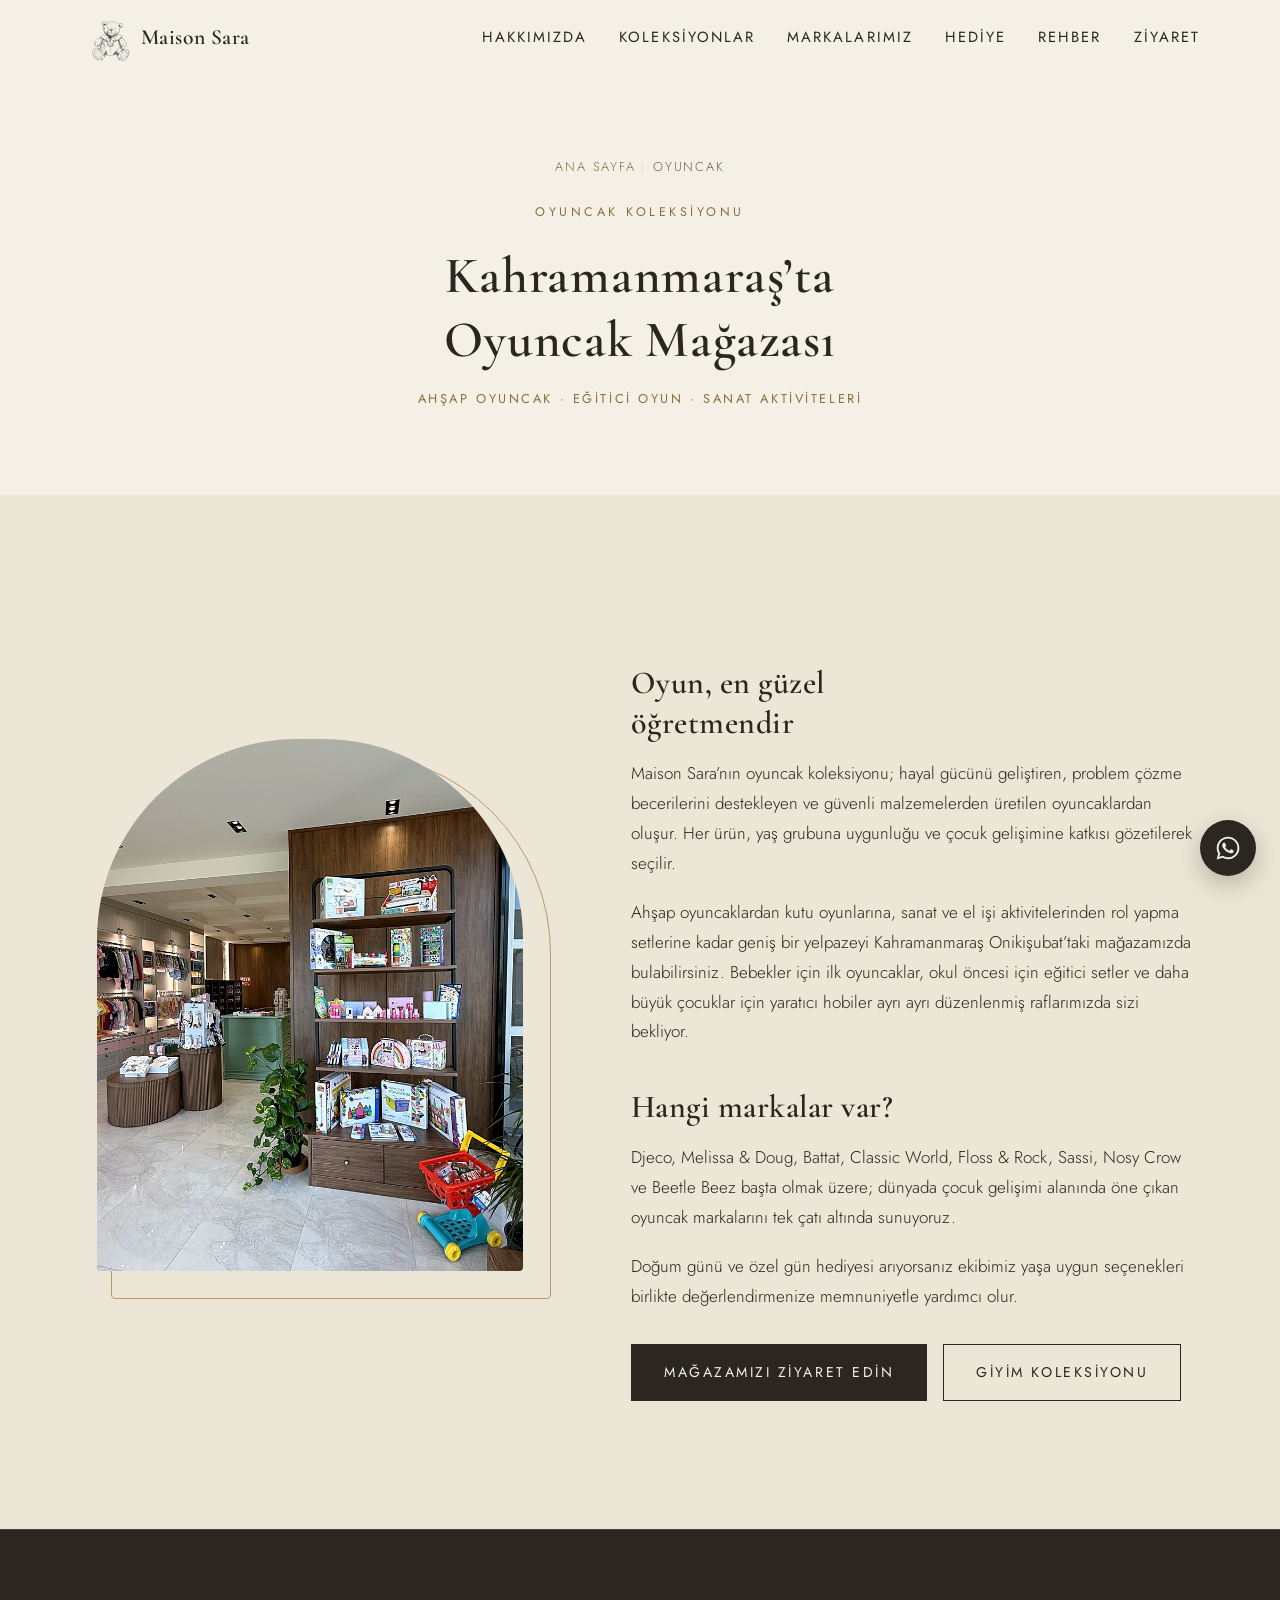
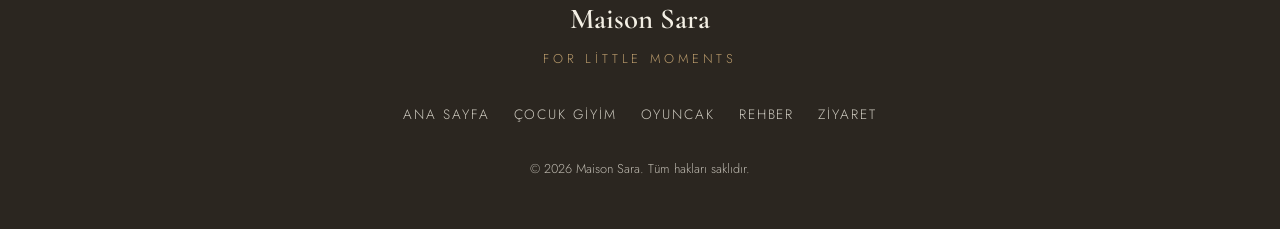
<file: oyuncak/index.html>
<!DOCTYPE html>
<html lang="tr">
<head>
  <meta charset="UTF-8">
  <meta name="viewport" content="width=device-width, initial-scale=1.0">
  <title>Kahramanmaraş Oyuncak Mağazası | Eğitici &amp; Ahşap Oyuncak — Maison Sara</title>
  <meta name="description" content="Kahramanmaraş'ta oyuncak mağazası: ahşap oyuncaklar, eğitici oyunlar, sanat aktiviteleri. Djeco, Melissa &amp; Doug, Battat ve dünya markaları Onikişubat Maison Sara'da.">
  <meta name="robots" content="index, follow">
  <meta name="referrer" content="strict-origin-when-cross-origin">
  <meta name="theme-color" content="#F4F0E5">
  <script>document.documentElement.classList.add("js");</script>

  <link rel="canonical" href="https://maisonsara.com.tr/oyuncak/">

  <meta property="og:type" content="website">
  <meta property="og:site_name" content="Maison Sara">
  <meta property="og:title" content="Kahramanmaraş Oyuncak Mağazası — Maison Sara">
  <meta property="og:description" content="Ahşap oyuncaklar, eğitici oyunlar ve dünyanın sevilen oyuncak markaları. Onikişubat / Kahramanmaraş.">
  <meta property="og:url" content="https://maisonsara.com.tr/oyuncak/">
  <meta property="og:image" content="https://maisonsara.com.tr/img/og-image.jpg">
  <meta property="og:locale" content="tr_TR">
  <meta name="twitter:card" content="summary_large_image">

  <link rel="icon" href="/favicon.ico" sizes="48x48">
  <link rel="icon" type="image/png" href="/favicon.png" sizes="48x48">
  <link rel="apple-touch-icon" href="/apple-touch-icon.png">

  <script type="application/ld+json">
  {
    "@context": "https://schema.org",
    "@type": "BreadcrumbList",
    "itemListElement": [
      { "@type": "ListItem", "position": 1, "name": "Ana Sayfa", "item": "https://maisonsara.com.tr/" },
      { "@type": "ListItem", "position": 2, "name": "Oyuncak", "item": "https://maisonsara.com.tr/oyuncak/" }
    ]
  }
  </script>

  <link rel="preconnect" href="https://fonts.googleapis.com">
  <link rel="preconnect" href="https://fonts.gstatic.com" crossorigin>
  <link href="https://fonts.googleapis.com/css2?family=Cormorant+Garamond:wght@500;600&amp;family=Jost:wght@300;400&amp;display=swap" rel="stylesheet">

  <link rel="stylesheet" href="/css/style.css">
</head>
<body>

  <a class="skip-link" href="#icerik">İçeriğe geç</a>

  <header class="site-header scrolled">
    <div class="container">
      <a class="brand" href="/" aria-label="Maison Sara — ana sayfa">
        <picture>
          <source srcset="/img/logo-bear.webp" type="image/webp">
          <img src="/img/logo-bear.png" alt="" width="40" height="46">
        </picture>
        <span>Maison Sara</span>
      </a>
      <button class="nav-toggle" type="button" aria-label="Menüyü aç/kapat" aria-expanded="false" aria-controls="site-nav">
        <span></span><span></span><span></span>
      </button>
      <nav class="site-nav" id="site-nav" aria-label="Ana menü">
        <a href="/#hakkimizda">Hakkımızda</a>
        <a href="/#koleksiyonlar">Koleksiyonlar</a>
        <a href="/#markalar">Markalarımız</a>
        <a href="/#hediye-danismanligi">Hediye</a>
        <a href="/rehber/">Rehber</a>
        <a href="/#ziyaret">Ziyaret</a>
      </nav>
    </div>
  </header>

  <main id="icerik">

    <section class="page-hero">
      <div class="container">
        <nav class="breadcrumb" aria-label="Sayfa konumu">
          <a href="/">Ana Sayfa</a> <span>·</span> <span>Oyuncak</span>
        </nav>
        <span class="eyebrow">Oyuncak Koleksiyonu</span>
        <h1>Kahramanmaraş&rsquo;ta Oyuncak Mağazası</h1>
        <p class="hero-sub">Ahşap oyuncak · Eğitici oyun · Sanat aktiviteleri</p>
      </div>
    </section>

    <section class="section section-alt">
      <div class="container about-grid">
        <div class="about-media framed arch reveal">
          <picture>
            <source srcset="/img/toys-800.webp 800w, /img/toys-1600.webp 1600w"
                    sizes="(max-width: 767px) 90vw, 440px" type="image/webp">
            <img src="/img/toys-800.jpg"
                 srcset="/img/toys-800.jpg 800w, /img/toys-1600.jpg 1600w"
                 sizes="(max-width: 767px) 90vw, 440px"
                 alt="Maison Sara ahşap oyuncak standında eğitici oyuncaklar ve kitaplar"
                 width="800" height="1066" loading="lazy" decoding="async">
          </picture>
        </div>
        <div class="prose reveal" style="--reveal-delay: 0.15s">
          <h2 class="section-title">Oyun, en güzel öğretmendir</h2>
          <p>Maison Sara&rsquo;nın oyuncak koleksiyonu; hayal gücünü geliştiren, problem çözme becerilerini destekleyen ve güvenli malzemelerden üretilen oyuncaklardan oluşur. Her ürün, yaş grubuna uygunluğu ve çocuk gelişimine katkısı gözetilerek seçilir.</p>
          <p>Ahşap oyuncaklardan kutu oyunlarına, sanat ve el işi aktivitelerinden rol yapma setlerine kadar geniş bir yelpazeyi Kahramanmaraş Onikişubat&rsquo;taki mağazamızda bulabilirsiniz. Bebekler için ilk oyuncaklar, okul öncesi için eğitici setler ve daha büyük çocuklar için yaratıcı hobiler ayrı ayrı düzenlenmiş raflarımızda sizi bekliyor.</p>
          <h2>Hangi markalar var?</h2>
          <p>Djeco, Melissa &amp; Doug, Battat, Classic World, Floss &amp; Rock, Sassi, Nosy Crow ve Beetle Beez başta olmak üzere; dünyada çocuk gelişimi alanında öne çıkan oyuncak markalarını tek çatı altında sunuyoruz.</p>
          <p>Doğum günü ve özel gün hediyesi arıyorsanız ekibimiz yaşa uygun seçenekleri birlikte değerlendirmenize memnuniyetle yardımcı olur.</p>
          <div class="visit-cta" style="margin-top:2rem">
            <a class="btn btn-solid" href="/#ziyaret">Mağazamızı Ziyaret Edin</a>
            <a class="btn btn-ghost" href="/cocuk-giyim/">Giyim Koleksiyonu</a>
          </div>
        </div>
      </div>
    </section>

  </main>

  <footer class="site-footer">
    <p class="footer-brand">Maison Sara</p>
    <p class="footer-tagline">for little moments</p>
    <nav class="footer-nav" aria-label="Alt menü">
      <a href="/">Ana Sayfa</a>
      <a href="/cocuk-giyim/">Çocuk Giyim</a>
      <a href="/oyuncak/">Oyuncak</a>
      <a href="/rehber/">Rehber</a>
      <a href="/#ziyaret">Ziyaret</a>
    </nav>
    <p class="footer-copy">© 2026 Maison Sara. Tüm hakları saklıdır.</p>
  </footer>

  <script src="/js/main.js" defer></script>
  <a class="wa-fab" href="https://wa.me/905325534633?text=Merhaba%2C%20hediye%20dan%C4%B1%C5%9Fmanl%C4%B1%C4%9F%C4%B1%20almak%20istiyorum.%20Ya%C5%9F%3A%20...%20B%C3%BCt%C3%A7e%3A%20..." target="_blank" rel="noopener" aria-label="WhatsApp ile yazın">
    <svg viewBox="0 0 448 512" aria-hidden="true" focusable="false"><path fill="currentColor" d="M380.9 97.1C339 55.1 283.2 32 223.9 32c-122.4 0-222 99.6-222 222 0 39.1 10.2 77.3 29.6 111L0 480l117.7-30.9c32.4 17.7 68.9 27 106.1 27h.1c122.3 0 224.1-99.6 224.1-222 0-59.3-25.2-115-67.1-157zm-157 341.6c-33.2 0-65.7-8.9-94-25.7l-6.7-4-69.8 18.3L72 359.2l-4.4-7c-18.5-29.4-28.2-63.3-28.2-98.2 0-101.7 82.8-184.5 184.6-184.5 49.3 0 95.6 19.2 130.4 54.1 34.8 34.9 56.2 81.2 56.1 130.5 0 101.8-84.9 184.6-186.6 184.6zm101.2-138.2c-5.5-2.8-32.8-16.2-37.9-18-5.1-1.9-8.8-2.8-12.5 2.8-3.7 5.6-14.3 18-17.6 21.8-3.2 3.7-6.5 4.2-12 1.4-32.6-16.3-54-29.1-75.5-66-5.7-9.8 5.7-9.1 16.3-30.3 1.8-3.7.9-6.9-.5-9.7-1.4-2.8-12.5-30.1-17.1-41.2-4.5-10.8-9.1-9.3-12.5-9.5-3.2-.2-6.9-.2-10.6-.2-3.7 0-9.7 1.4-14.8 6.9-5.1 5.6-19.4 19-19.4 46.3 0 27.3 19.9 53.7 22.6 57.4 2.8 3.7 39.1 59.7 94.8 83.8 35.2 15.2 49 16.5 66.6 13.9 10.7-1.6 32.8-13.4 37.4-26.4 4.6-13 4.6-24.1 3.2-26.4-1.3-2.5-5-3.9-10.5-6.6z"/></svg>
  </a>

</body>
</html>
</file>
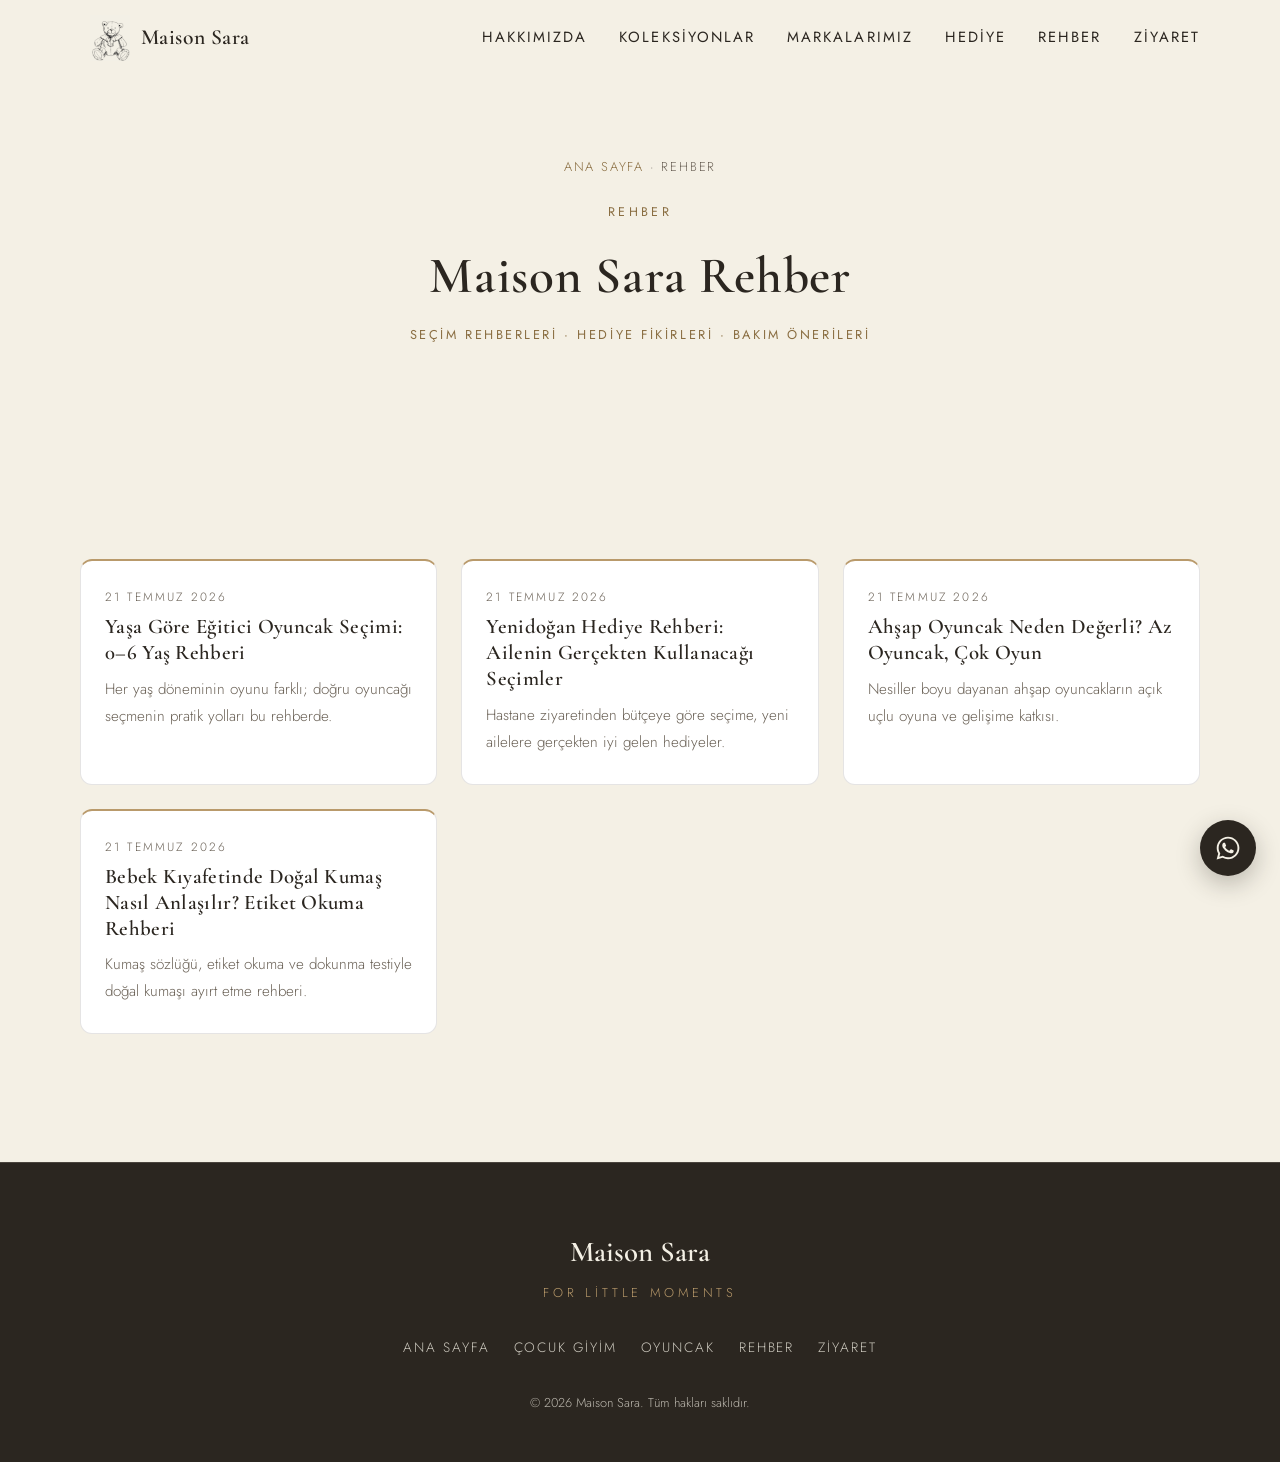
<file: rehber/index.html>
<!DOCTYPE html>
<html lang="tr">
<head>
  <meta charset="UTF-8">
  <meta name="viewport" content="width=device-width, initial-scale=1.0">
  <title>Rehber | Bebek &amp; Çocuk Seçim Rehberleri — Maison Sara</title>
  <meta name="description" content="Bebek ve çocuk ürünlerinde doğru seçim için rehberler: yaşa göre oyuncak, yenidoğan hediyesi, ahşap oyuncak ve doğal kumaş. Maison Sara'dan öneriler.">
  <meta name="robots" content="index, follow">
  <meta name="referrer" content="strict-origin-when-cross-origin">
  <meta name="theme-color" content="#F4F0E5">
  <script>document.documentElement.classList.add("js");</script>

  <link rel="canonical" href="https://maisonsara.com.tr/rehber/">

  <meta property="og:type" content="website">
  <meta property="og:site_name" content="Maison Sara">
  <meta property="og:title" content="Maison Sara Rehber — Bebek &amp; Çocuk Seçim Rehberleri">
  <meta property="og:description" content="Yaşa göre oyuncak seçimi, yenidoğan hediyesi, ahşap oyuncak ve doğal kumaş rehberleri. Bilgili ama sıcak; satışçı değil danışman.">
  <meta property="og:url" content="https://maisonsara.com.tr/rehber/">
  <meta property="og:image" content="https://maisonsara.com.tr/img/og-image.jpg">
  <meta property="og:locale" content="tr_TR">
  <meta name="twitter:card" content="summary_large_image">

  <link rel="icon" href="/favicon.ico" sizes="48x48">
  <link rel="icon" type="image/png" href="/favicon.png" sizes="48x48">
  <link rel="apple-touch-icon" href="/apple-touch-icon.png">

  <script type="application/ld+json">
  {
    "@context": "https://schema.org",
    "@type": "BreadcrumbList",
    "itemListElement": [
      { "@type": "ListItem", "position": 1, "name": "Ana Sayfa", "item": "https://maisonsara.com.tr/" },
      { "@type": "ListItem", "position": 2, "name": "Rehber", "item": "https://maisonsara.com.tr/rehber/" }
    ]
  }
  </script>

  <link rel="preconnect" href="https://fonts.googleapis.com">
  <link rel="preconnect" href="https://fonts.gstatic.com" crossorigin>
  <link href="https://fonts.googleapis.com/css2?family=Cormorant+Garamond:wght@500;600&amp;family=Jost:wght@300;400&amp;display=swap" rel="stylesheet">

  <link rel="stylesheet" href="/css/style.css">
</head>
<body>

  <a class="skip-link" href="#icerik">İçeriğe geç</a>

  <header class="site-header scrolled">
    <div class="container">
      <a class="brand" href="/" aria-label="Maison Sara — ana sayfa">
        <picture>
          <source srcset="/img/logo-bear.webp" type="image/webp">
          <img src="/img/logo-bear.png" alt="" width="40" height="46">
        </picture>
        <span>Maison Sara</span>
      </a>
      <button class="nav-toggle" type="button" aria-label="Menüyü aç/kapat" aria-expanded="false" aria-controls="site-nav">
        <span></span><span></span><span></span>
      </button>
      <nav class="site-nav" id="site-nav" aria-label="Ana menü">
        <a href="/#hakkimizda">Hakkımızda</a>
        <a href="/#koleksiyonlar">Koleksiyonlar</a>
        <a href="/#markalar">Markalarımız</a>
        <a href="/#hediye-danismanligi">Hediye</a>
        <a href="/rehber/" aria-current="page">Rehber</a>
        <a href="/#ziyaret">Ziyaret</a>
      </nav>
    </div>
  </header>

  <main id="icerik">

    <section class="page-hero">
      <div class="container">
        <nav class="breadcrumb" aria-label="Sayfa konumu">
          <a href="/">Ana Sayfa</a> <span>·</span> <span>Rehber</span>
        </nav>
        <span class="eyebrow">Rehber</span>
        <h1>Maison Sara Rehber</h1>
        <p class="hero-sub">Seçim rehberleri · Hediye fikirleri · Bakım önerileri</p>
      </div>
    </section>

    <section class="section">
      <div class="container">
        <!-- YENİ YAZI: yeni kartı en üste ekleyin (yeniden eskiye sıralı) -->
        <div class="post-grid reveal">
          <a class="post-card" href="/rehber/yasa-gore-egitici-oyuncak-secimi/">
            <div class="post-card-body">
              <p class="post-meta">21 Temmuz 2026</p>
              <h3>Yaşa Göre Eğitici Oyuncak Seçimi: 0–6 Yaş Rehberi</h3>
              <p class="post-excerpt">Her yaş döneminin oyunu farklı; doğru oyuncağı seçmenin pratik yolları bu rehberde.</p>
            </div>
          </a>
          <a class="post-card" href="/rehber/yenidogan-hediye-rehberi/">
            <div class="post-card-body">
              <p class="post-meta">21 Temmuz 2026</p>
              <h3>Yenidoğan Hediye Rehberi: Ailenin Gerçekten Kullanacağı Seçimler</h3>
              <p class="post-excerpt">Hastane ziyaretinden bütçeye göre seçime, yeni ailelere gerçekten iyi gelen hediyeler.</p>
            </div>
          </a>
          <a class="post-card" href="/rehber/ahsap-oyuncak-neden-degerli/">
            <div class="post-card-body">
              <p class="post-meta">21 Temmuz 2026</p>
              <h3>Ahşap Oyuncak Neden Değerli? Az Oyuncak, Çok Oyun</h3>
              <p class="post-excerpt">Nesiller boyu dayanan ahşap oyuncakların açık uçlu oyuna ve gelişime katkısı.</p>
            </div>
          </a>
          <a class="post-card" href="/rehber/dogal-kumas-nasil-anlasilir/">
            <div class="post-card-body">
              <p class="post-meta">21 Temmuz 2026</p>
              <h3>Bebek Kıyafetinde Doğal Kumaş Nasıl Anlaşılır? Etiket Okuma Rehberi</h3>
              <p class="post-excerpt">Kumaş sözlüğü, etiket okuma ve dokunma testiyle doğal kumaşı ayırt etme rehberi.</p>
            </div>
          </a>
        </div>
      </div>
    </section>

  </main>

  <footer class="site-footer">
    <p class="footer-brand">Maison Sara</p>
    <p class="footer-tagline">for little moments</p>
    <nav class="footer-nav" aria-label="Alt menü">
      <a href="/">Ana Sayfa</a>
      <a href="/cocuk-giyim/">Çocuk Giyim</a>
      <a href="/oyuncak/">Oyuncak</a>
      <a href="/rehber/">Rehber</a>
      <a href="/#ziyaret">Ziyaret</a>
    </nav>
    <p class="footer-copy">© 2026 Maison Sara. Tüm hakları saklıdır.</p>
  </footer>

  <script src="/js/main.js" defer></script>
  <a class="wa-fab" href="https://wa.me/905325534633?text=Merhaba%2C%20hediye%20dan%C4%B1%C5%9Fmanl%C4%B1%C4%9F%C4%B1%20almak%20istiyorum.%20Ya%C5%9F%3A%20...%20B%C3%BCt%C3%A7e%3A%20..." target="_blank" rel="noopener" aria-label="WhatsApp ile yazın">
    <svg viewBox="0 0 448 512" aria-hidden="true" focusable="false"><path fill="currentColor" d="M380.9 97.1C339 55.1 283.2 32 223.9 32c-122.4 0-222 99.6-222 222 0 39.1 10.2 77.3 29.6 111L0 480l117.7-30.9c32.4 17.7 68.9 27 106.1 27h.1c122.3 0 224.1-99.6 224.1-222 0-59.3-25.2-115-67.1-157zm-157 341.6c-33.2 0-65.7-8.9-94-25.7l-6.7-4-69.8 18.3L72 359.2l-4.4-7c-18.5-29.4-28.2-63.3-28.2-98.2 0-101.7 82.8-184.5 184.6-184.5 49.3 0 95.6 19.2 130.4 54.1 34.8 34.9 56.2 81.2 56.1 130.5 0 101.8-84.9 184.6-186.6 184.6zm101.2-138.2c-5.5-2.8-32.8-16.2-37.9-18-5.1-1.9-8.8-2.8-12.5 2.8-3.7 5.6-14.3 18-17.6 21.8-3.2 3.7-6.5 4.2-12 1.4-32.6-16.3-54-29.1-75.5-66-5.7-9.8 5.7-9.1 16.3-30.3 1.8-3.7.9-6.9-.5-9.7-1.4-2.8-12.5-30.1-17.1-41.2-4.5-10.8-9.1-9.3-12.5-9.5-3.2-.2-6.9-.2-10.6-.2-3.7 0-9.7 1.4-14.8 6.9-5.1 5.6-19.4 19-19.4 46.3 0 27.3 19.9 53.7 22.6 57.4 2.8 3.7 39.1 59.7 94.8 83.8 35.2 15.2 49 16.5 66.6 13.9 10.7-1.6 32.8-13.4 37.4-26.4 4.6-13 4.6-24.1 3.2-26.4-1.3-2.5-5-3.9-10.5-6.6z"/></svg>
  </a>

</body>
</html>
</file>
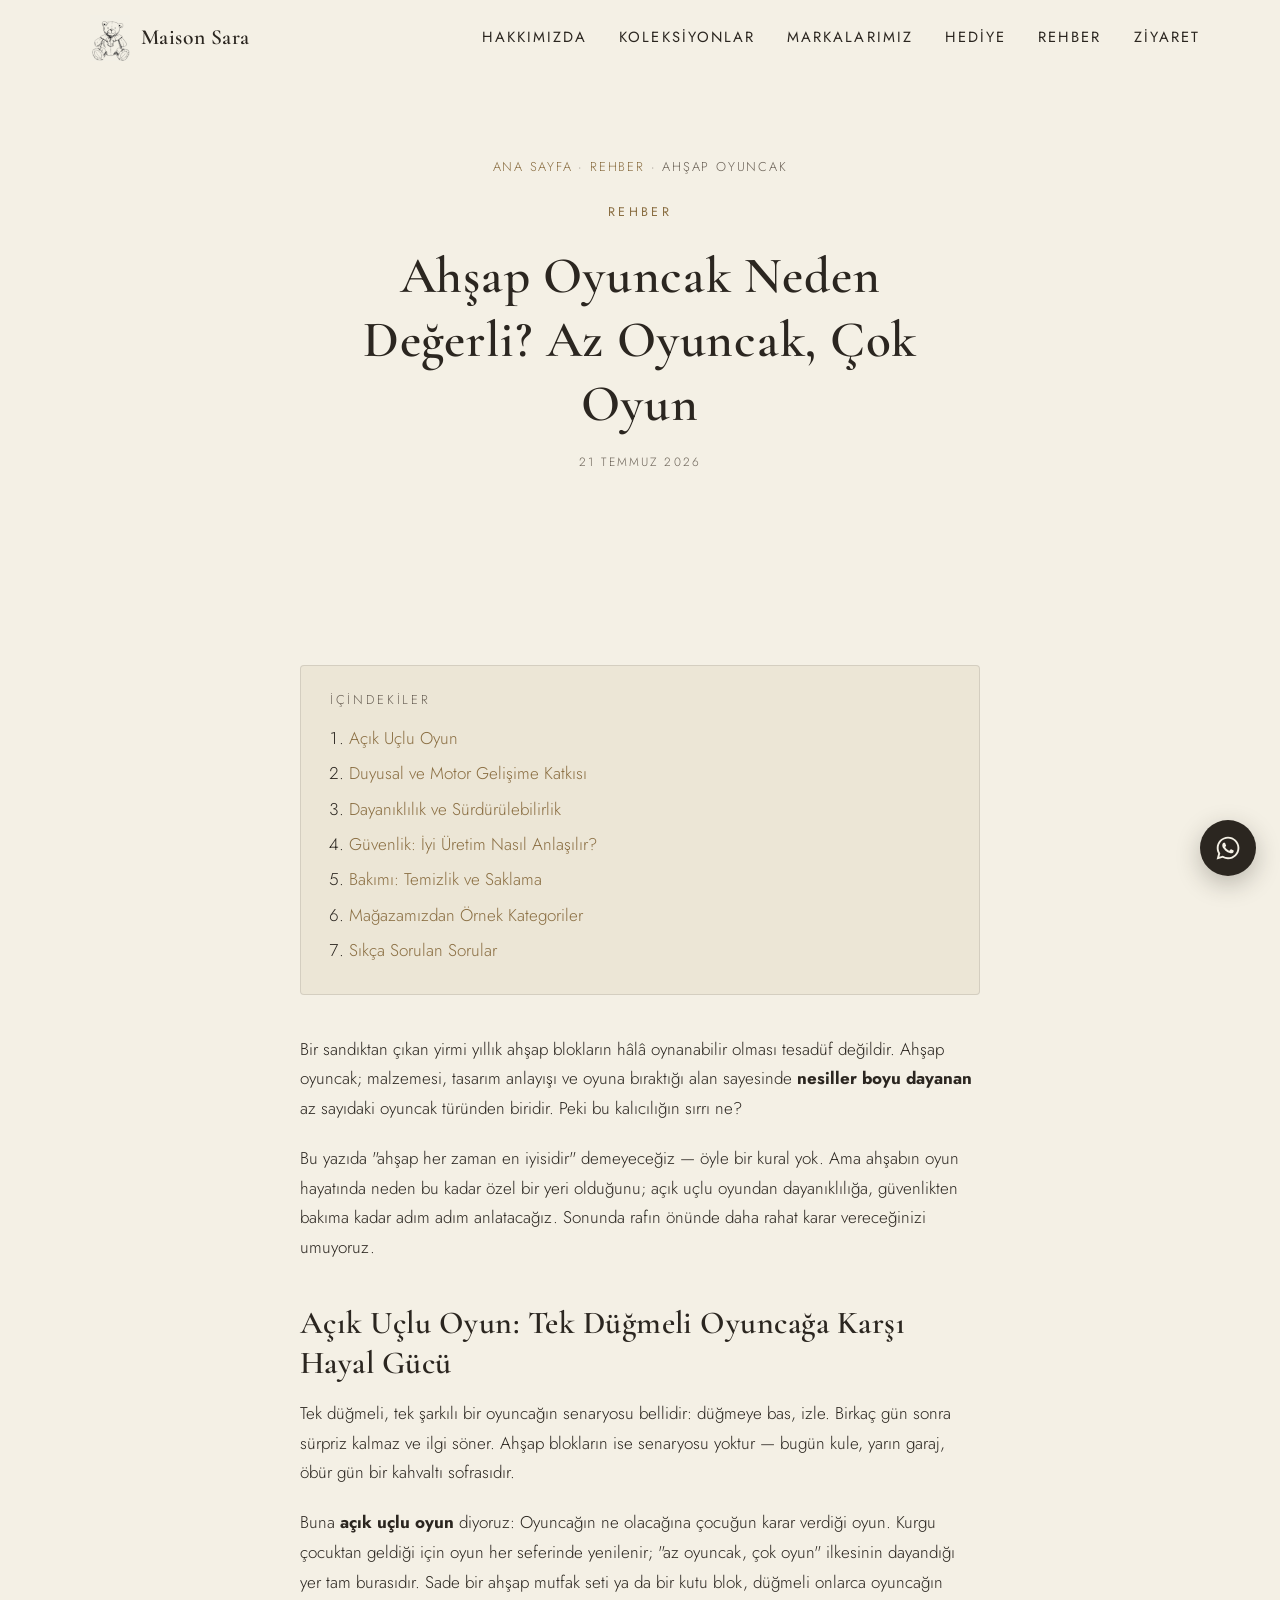
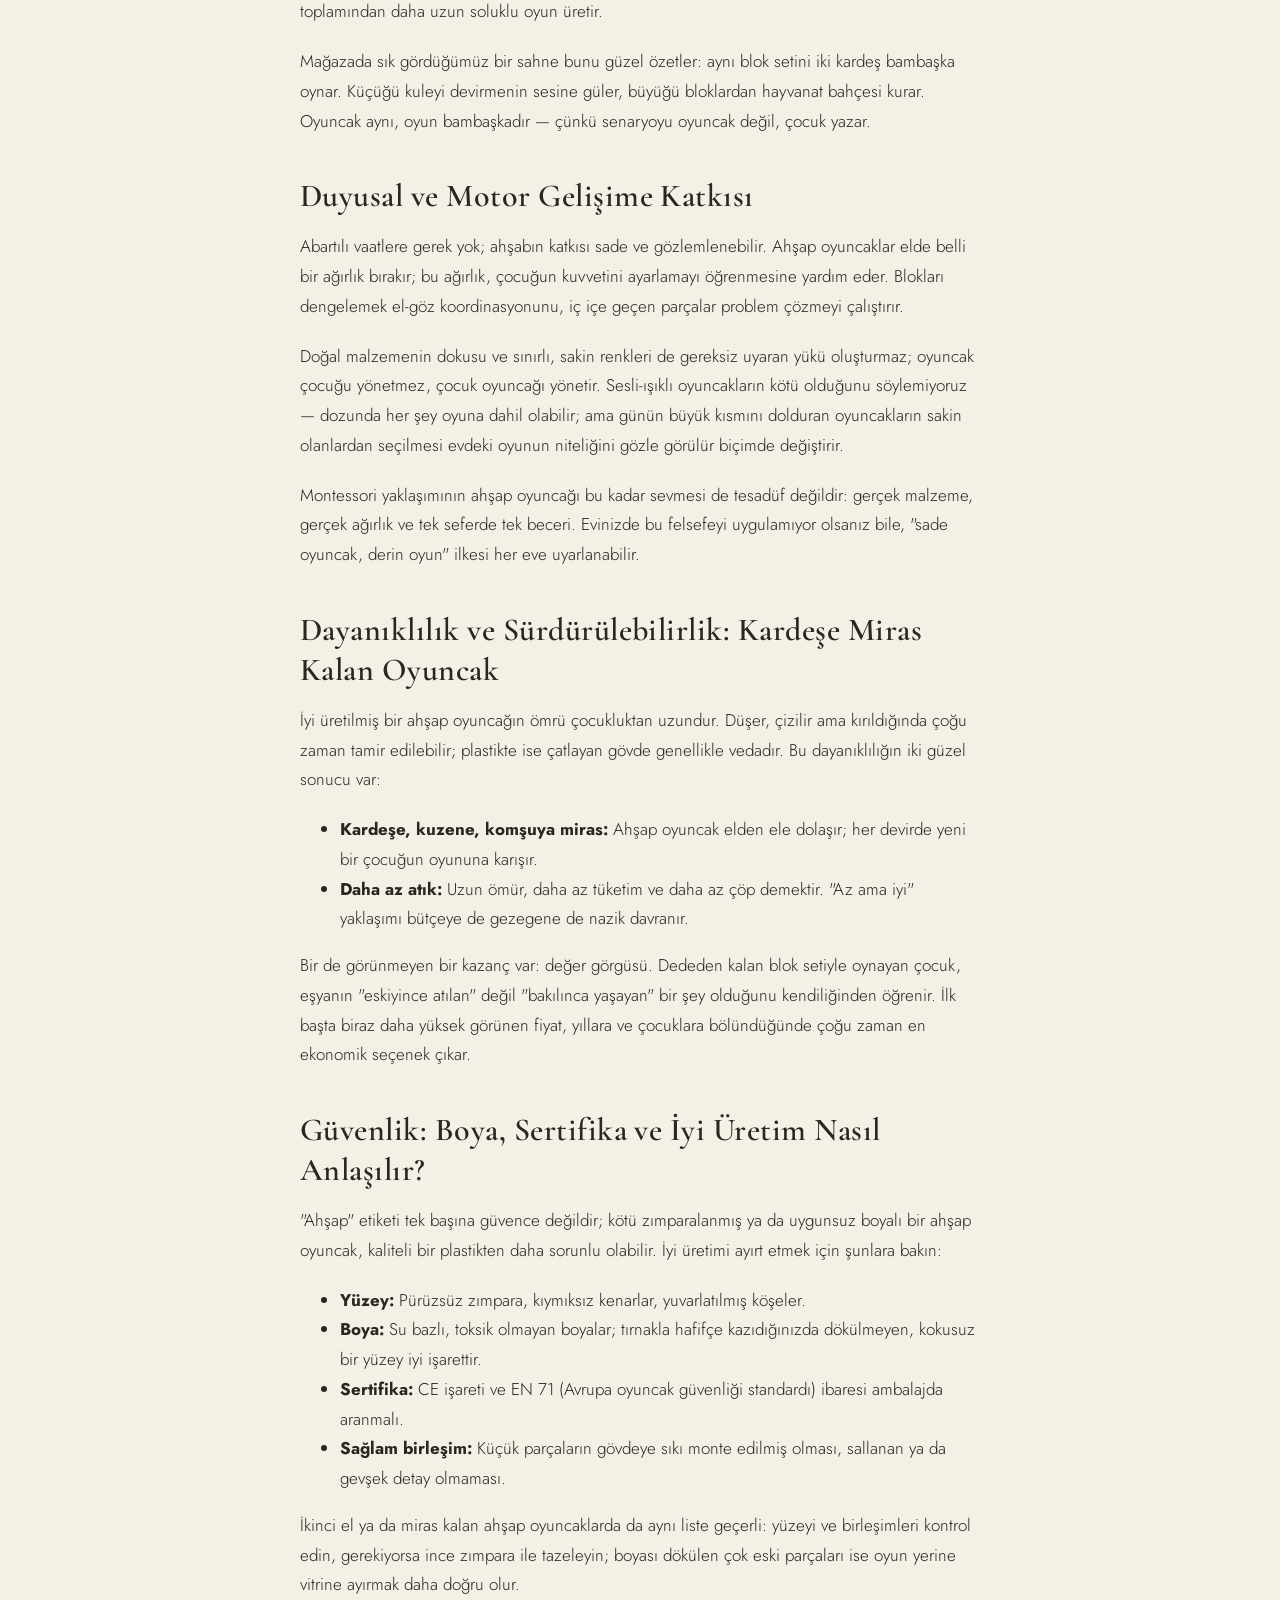
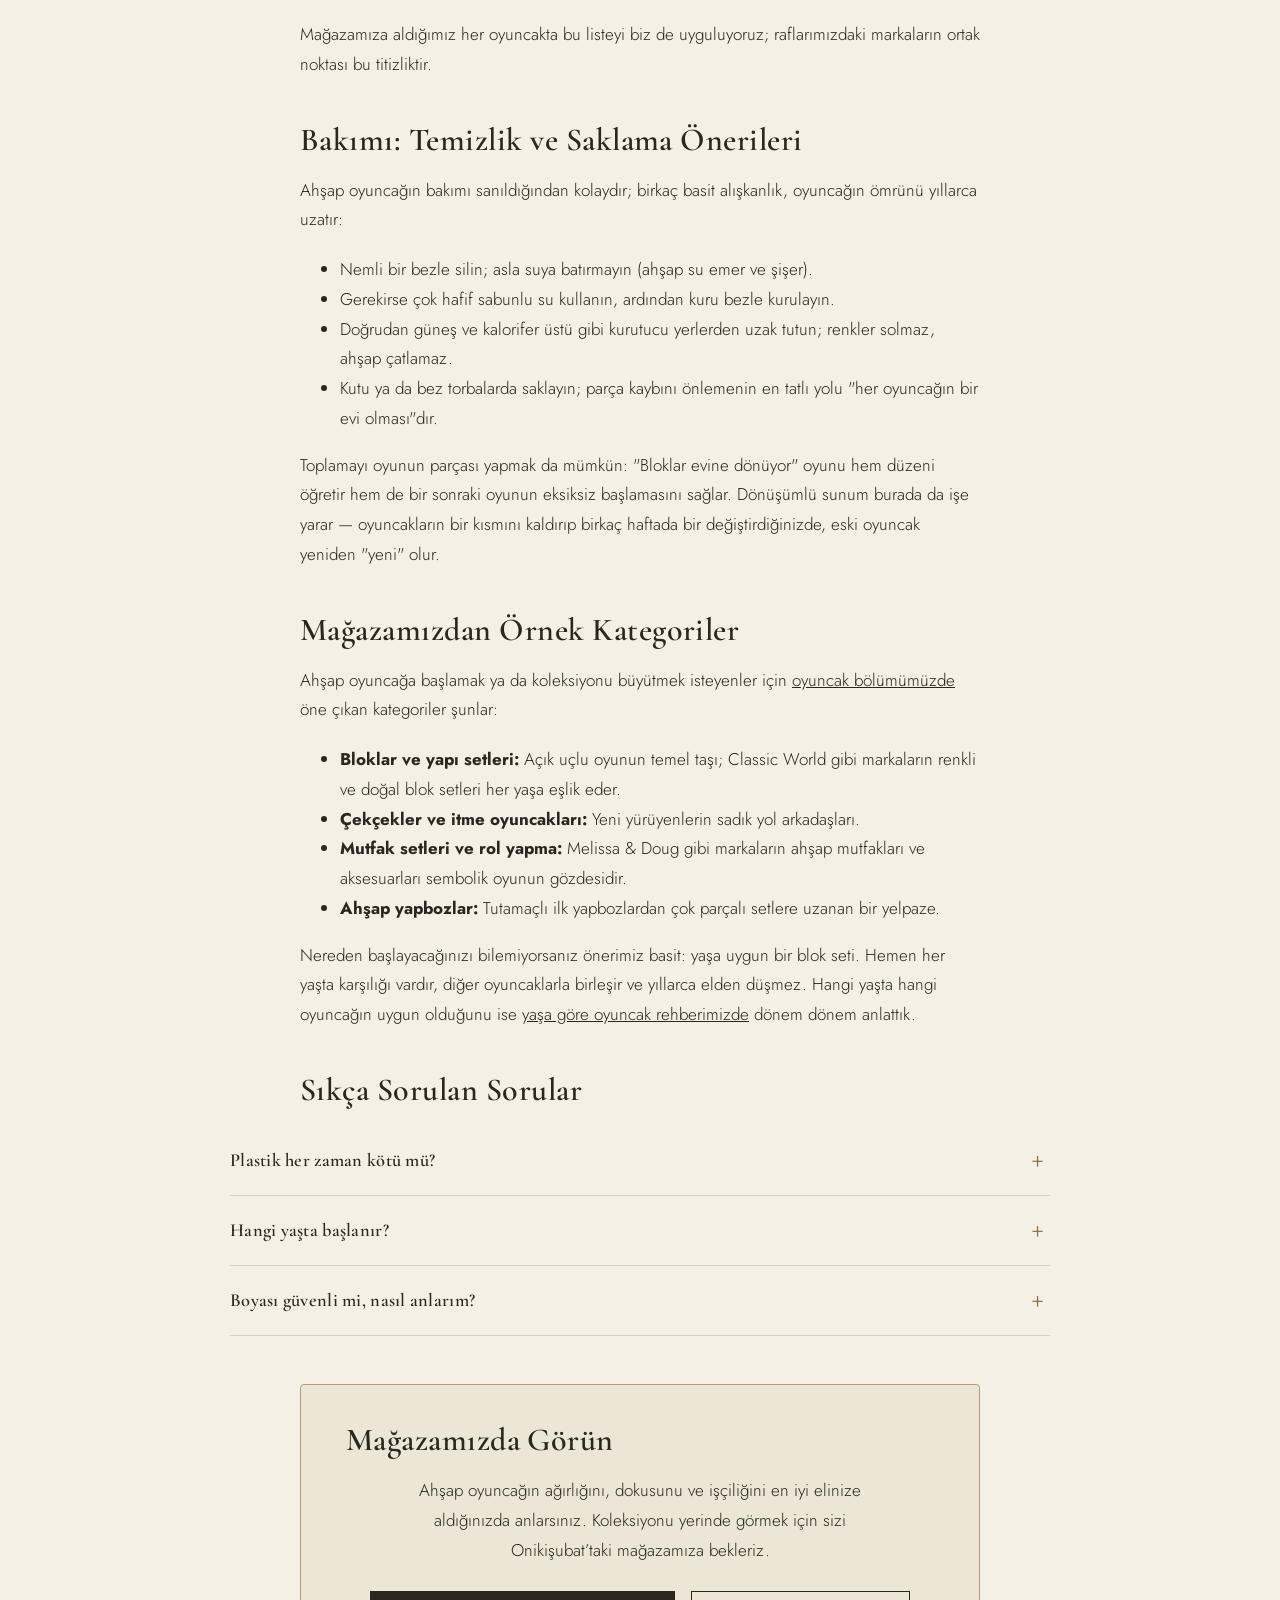
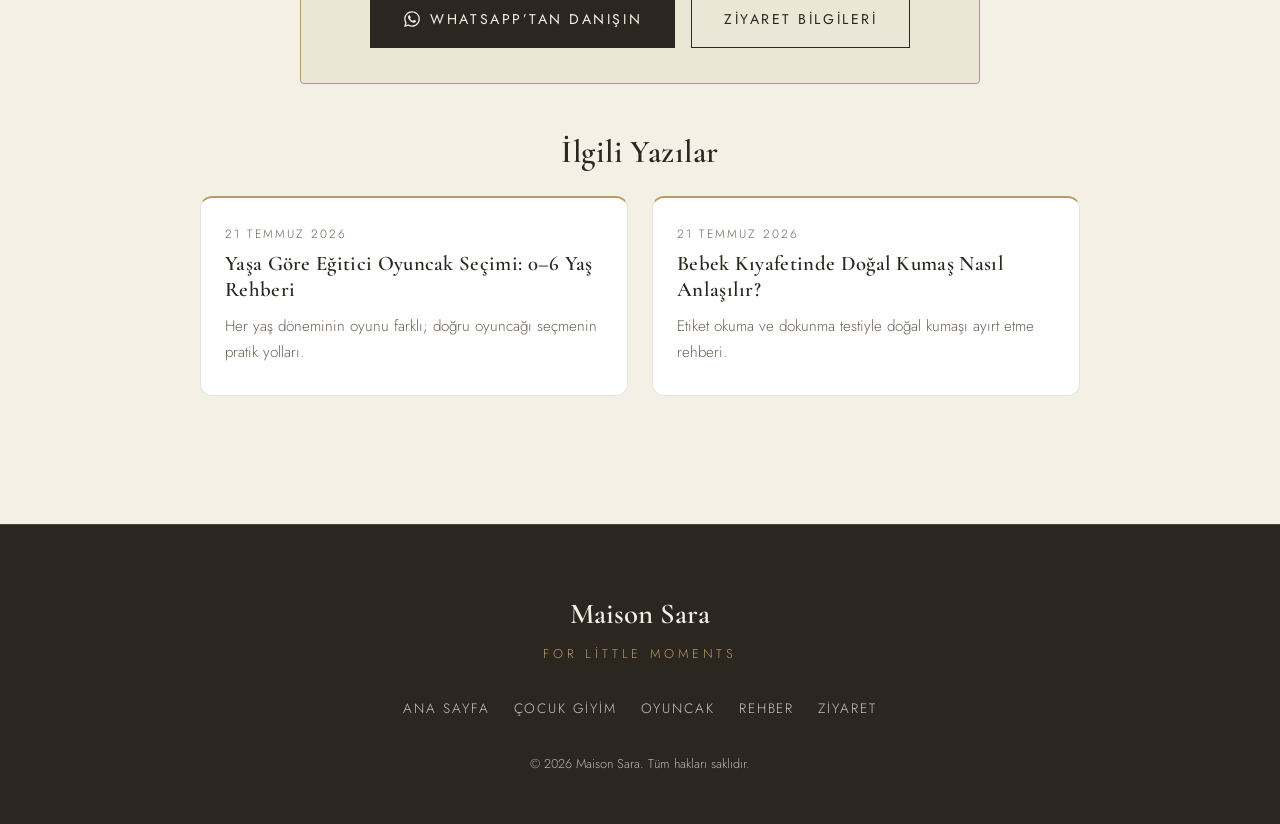
<file: rehber/ahsap-oyuncak-neden-degerli/index.html>
<!DOCTYPE html>
<html lang="tr">
<head>
  <meta charset="UTF-8">
  <meta name="viewport" content="width=device-width, initial-scale=1.0">
  <title>Ahşap Oyuncak Neden Değerli? | Maison Sara</title>
  <meta name="description" content="Ahşap oyuncak neden nesiller boyu dayanır? Açık uçlu oyun, gelişime katkı, güvenlik ve bakım önerileriyle 'az oyuncak, çok oyun' rehberi.">
  <meta name="robots" content="index, follow">
  <meta name="referrer" content="strict-origin-when-cross-origin">
  <meta name="theme-color" content="#F4F0E5">
  <script>document.documentElement.classList.add("js");</script>

  <link rel="canonical" href="https://maisonsara.com.tr/rehber/ahsap-oyuncak-neden-degerli/">

  <meta property="og:type" content="article">
  <meta property="og:site_name" content="Maison Sara">
  <meta property="og:title" content="Ahşap Oyuncak Neden Değerli? Az Oyuncak, Çok Oyun">
  <meta property="og:description" content="Açık uçlu oyun, dayanıklılık ve güvenlik: ahşap oyuncağın kalıcı değeri üzerine bir rehber.">
  <meta property="og:url" content="https://maisonsara.com.tr/rehber/ahsap-oyuncak-neden-degerli/">
  <meta property="og:image" content="https://maisonsara.com.tr/img/toys-1600.jpg">
  <meta property="og:image:width" content="1600">
  <meta property="og:image:height" content="2133">
  <meta property="og:locale" content="tr_TR">
  <meta name="twitter:card" content="summary_large_image">

  <link rel="icon" href="/favicon.ico" sizes="48x48">
  <link rel="icon" type="image/png" href="/favicon.png" sizes="48x48">
  <link rel="apple-touch-icon" href="/apple-touch-icon.png">

  <script type="application/ld+json">
  {
    "@context": "https://schema.org",
    "@type": "Article",
    "headline": "Ahşap Oyuncak Neden Değerli? Az Oyuncak, Çok Oyun",
    "description": "Ahşap oyuncak neden nesiller boyu dayanır? Açık uçlu oyun, gelişime katkı, güvenlik ve bakım önerileriyle 'az oyuncak, çok oyun' rehberi.",
    "image": "https://maisonsara.com.tr/img/toys-1600.jpg",
    "datePublished": "2026-07-21",
    "dateModified": "2026-07-21",
    "inLanguage": "tr",
    "author": { "@type": "Organization", "name": "Maison Sara", "url": "https://maisonsara.com.tr/" },
    "publisher": {
      "@type": "Organization",
      "name": "Maison Sara",
      "logo": { "@type": "ImageObject", "url": "https://maisonsara.com.tr/img/logo.png" }
    },
    "mainEntityOfPage": { "@type": "WebPage", "@id": "https://maisonsara.com.tr/rehber/ahsap-oyuncak-neden-degerli/" }
  }
  </script>

  <script type="application/ld+json">
  {
    "@context": "https://schema.org",
    "@type": "BreadcrumbList",
    "itemListElement": [
      { "@type": "ListItem", "position": 1, "name": "Ana Sayfa", "item": "https://maisonsara.com.tr/" },
      { "@type": "ListItem", "position": 2, "name": "Rehber", "item": "https://maisonsara.com.tr/rehber/" },
      { "@type": "ListItem", "position": 3, "name": "Ahşap Oyuncak Neden Değerli?", "item": "https://maisonsara.com.tr/rehber/ahsap-oyuncak-neden-degerli/" }
    ]
  }
  </script>

  <link rel="preconnect" href="https://fonts.googleapis.com">
  <link rel="preconnect" href="https://fonts.gstatic.com" crossorigin>
  <link href="https://fonts.googleapis.com/css2?family=Cormorant+Garamond:wght@500;600&amp;family=Jost:wght@300;400&amp;display=swap" rel="stylesheet">

  <link rel="stylesheet" href="/css/style.css">
</head>
<body>

  <a class="skip-link" href="#icerik">İçeriğe geç</a>

  <header class="site-header scrolled">
    <div class="container">
      <a class="brand" href="/" aria-label="Maison Sara — ana sayfa">
        <picture>
          <source srcset="/img/logo-bear.webp" type="image/webp">
          <img src="/img/logo-bear.png" alt="" width="40" height="46">
        </picture>
        <span>Maison Sara</span>
      </a>
      <button class="nav-toggle" type="button" aria-label="Menüyü aç/kapat" aria-expanded="false" aria-controls="site-nav">
        <span></span><span></span><span></span>
      </button>
      <nav class="site-nav" id="site-nav" aria-label="Ana menü">
        <a href="/#hakkimizda">Hakkımızda</a>
        <a href="/#koleksiyonlar">Koleksiyonlar</a>
        <a href="/#markalar">Markalarımız</a>
        <a href="/#hediye-danismanligi">Hediye</a>
        <a href="/rehber/">Rehber</a>
        <a href="/#ziyaret">Ziyaret</a>
      </nav>
    </div>
  </header>

  <main id="icerik">

    <section class="page-hero">
      <div class="container">
        <nav class="breadcrumb" aria-label="Sayfa konumu">
          <a href="/">Ana Sayfa</a> <span>·</span> <a href="/rehber/">Rehber</a> <span>·</span> <span>Ahşap Oyuncak</span>
        </nav>
        <span class="eyebrow">Rehber</span>
        <h1>Ahşap Oyuncak Neden Değerli? Az Oyuncak, Çok Oyun</h1>
        <p class="post-meta" style="margin-top:1rem">21 Temmuz 2026</p>
      </div>
    </section>

    <section class="section">
      <div class="container">

        <nav class="toc" aria-label="İçindekiler">
          <span class="toc-title">İçindekiler</span>
          <ol>
            <li><a href="#acik-uclu-oyun">Açık Uçlu Oyun</a></li>
            <li><a href="#gelisim-katkisi">Duyusal ve Motor Gelişime Katkısı</a></li>
            <li><a href="#dayaniklilik">Dayanıklılık ve Sürdürülebilirlik</a></li>
            <li><a href="#guvenlik">Güvenlik: İyi Üretim Nasıl Anlaşılır?</a></li>
            <li><a href="#bakim">Bakımı: Temizlik ve Saklama</a></li>
            <li><a href="#magazamizdan">Mağazamızdan Örnek Kategoriler</a></li>
            <li><a href="#sss">Sıkça Sorulan Sorular</a></li>
          </ol>
        </nav>

        <div class="prose article-body">
          <p>Bir sandıktan çıkan yirmi yıllık ahşap blokların hâlâ oynanabilir olması tesadüf değildir. Ahşap oyuncak; malzemesi, tasarım anlayışı ve oyuna bıraktığı alan sayesinde <strong>nesiller boyu dayanan</strong> az sayıdaki oyuncak türünden biridir. Peki bu kalıcılığın sırrı ne?</p>
          <p>Bu yazıda "ahşap her zaman en iyisidir" demeyeceğiz — öyle bir kural yok. Ama ahşabın oyun hayatında neden bu kadar özel bir yeri olduğunu; açık uçlu oyundan dayanıklılığa, güvenlikten bakıma kadar adım adım anlatacağız. Sonunda rafın önünde daha rahat karar vereceğinizi umuyoruz.</p>

          <h2 id="acik-uclu-oyun">Açık Uçlu Oyun: Tek Düğmeli Oyuncağa Karşı Hayal Gücü</h2>
          <p>Tek düğmeli, tek şarkılı bir oyuncağın senaryosu bellidir: düğmeye bas, izle. Birkaç gün sonra sürpriz kalmaz ve ilgi söner. Ahşap blokların ise senaryosu yoktur — bugün kule, yarın garaj, öbür gün bir kahvaltı sofrasıdır.</p>
          <p>Buna <strong>açık uçlu oyun</strong> diyoruz: Oyuncağın ne olacağına çocuğun karar verdiği oyun. Kurgu çocuktan geldiği için oyun her seferinde yenilenir; "az oyuncak, çok oyun" ilkesinin dayandığı yer tam burasıdır. Sade bir ahşap mutfak seti ya da bir kutu blok, düğmeli onlarca oyuncağın toplamından daha uzun soluklu oyun üretir.</p>
          <p>Mağazada sık gördüğümüz bir sahne bunu güzel özetler: aynı blok setini iki kardeş bambaşka oynar. Küçüğü kuleyi devirmenin sesine güler, büyüğü bloklardan hayvanat bahçesi kurar. Oyuncak aynı, oyun bambaşkadır — çünkü senaryoyu oyuncak değil, çocuk yazar.</p>

          <h2 id="gelisim-katkisi">Duyusal ve Motor Gelişime Katkısı</h2>
          <p>Abartılı vaatlere gerek yok; ahşabın katkısı sade ve gözlemlenebilir. Ahşap oyuncaklar elde belli bir ağırlık bırakır; bu ağırlık, çocuğun kuvvetini ayarlamayı öğrenmesine yardım eder. Blokları dengelemek el-göz koordinasyonunu, iç içe geçen parçalar problem çözmeyi çalıştırır.</p>
          <p>Doğal malzemenin dokusu ve sınırlı, sakin renkleri de gereksiz uyaran yükü oluşturmaz; oyuncak çocuğu yönetmez, çocuk oyuncağı yönetir. Sesli-ışıklı oyuncakların kötü olduğunu söylemiyoruz — dozunda her şey oyuna dahil olabilir; ama günün büyük kısmını dolduran oyuncakların sakin olanlardan seçilmesi evdeki oyunun niteliğini gözle görülür biçimde değiştirir.</p>
          <p>Montessori yaklaşımının ahşap oyuncağı bu kadar sevmesi de tesadüf değildir: gerçek malzeme, gerçek ağırlık ve tek seferde tek beceri. Evinizde bu felsefeyi uygulamıyor olsanız bile, "sade oyuncak, derin oyun" ilkesi her eve uyarlanabilir.</p>

          <h2 id="dayaniklilik">Dayanıklılık ve Sürdürülebilirlik: Kardeşe Miras Kalan Oyuncak</h2>
          <p>İyi üretilmiş bir ahşap oyuncağın ömrü çocukluktan uzundur. Düşer, çizilir ama kırıldığında çoğu zaman tamir edilebilir; plastikte ise çatlayan gövde genellikle vedadır. Bu dayanıklılığın iki güzel sonucu var:</p>
          <ul>
            <li><strong>Kardeşe, kuzene, komşuya miras:</strong> Ahşap oyuncak elden ele dolaşır; her devirde yeni bir çocuğun oyununa karışır.</li>
            <li><strong>Daha az atık:</strong> Uzun ömür, daha az tüketim ve daha az çöp demektir. "Az ama iyi" yaklaşımı bütçeye de gezegene de nazik davranır.</li>
          </ul>
          <p>Bir de görünmeyen bir kazanç var: değer görgüsü. Dededen kalan blok setiyle oynayan çocuk, eşyanın "eskiyince atılan" değil "bakılınca yaşayan" bir şey olduğunu kendiliğinden öğrenir. İlk başta biraz daha yüksek görünen fiyat, yıllara ve çocuklara bölündüğünde çoğu zaman en ekonomik seçenek çıkar.</p>

          <h2 id="guvenlik">Güvenlik: Boya, Sertifika ve İyi Üretim Nasıl Anlaşılır?</h2>
          <p>"Ahşap" etiketi tek başına güvence değildir; kötü zımparalanmış ya da uygunsuz boyalı bir ahşap oyuncak, kaliteli bir plastikten daha sorunlu olabilir. İyi üretimi ayırt etmek için şunlara bakın:</p>
          <ul>
            <li><strong>Yüzey:</strong> Pürüzsüz zımpara, kıymıksız kenarlar, yuvarlatılmış köşeler.</li>
            <li><strong>Boya:</strong> Su bazlı, toksik olmayan boyalar; tırnakla hafifçe kazıdığınızda dökülmeyen, kokusuz bir yüzey iyi işarettir.</li>
            <li><strong>Sertifika:</strong> CE işareti ve EN 71 (Avrupa oyuncak güvenliği standardı) ibaresi ambalajda aranmalı.</li>
            <li><strong>Sağlam birleşim:</strong> Küçük parçaların gövdeye sıkı monte edilmiş olması, sallanan ya da gevşek detay olmaması.</li>
          </ul>
          <p>İkinci el ya da miras kalan ahşap oyuncaklarda da aynı liste geçerli: yüzeyi ve birleşimleri kontrol edin, gerekiyorsa ince zımpara ile tazeleyin; boyası dökülen çok eski parçaları ise oyun yerine vitrine ayırmak daha doğru olur.</p>
          <p>Mağazamıza aldığımız her oyuncakta bu listeyi biz de uyguluyoruz; raflarımızdaki markaların ortak noktası bu titizliktir.</p>

          <h2 id="bakim">Bakımı: Temizlik ve Saklama Önerileri</h2>
          <p>Ahşap oyuncağın bakımı sanıldığından kolaydır; birkaç basit alışkanlık, oyuncağın ömrünü yıllarca uzatır:</p>
          <ul>
            <li>Nemli bir bezle silin; asla suya batırmayın (ahşap su emer ve şişer).</li>
            <li>Gerekirse çok hafif sabunlu su kullanın, ardından kuru bezle kurulayın.</li>
            <li>Doğrudan güneş ve kalorifer üstü gibi kurutucu yerlerden uzak tutun; renkler solmaz, ahşap çatlamaz.</li>
            <li>Kutu ya da bez torbalarda saklayın; parça kaybını önlemenin en tatlı yolu "her oyuncağın bir evi olması"dır.</li>
          </ul>
          <p>Toplamayı oyunun parçası yapmak da mümkün: "Bloklar evine dönüyor" oyunu hem düzeni öğretir hem de bir sonraki oyunun eksiksiz başlamasını sağlar. Dönüşümlü sunum burada da işe yarar — oyuncakların bir kısmını kaldırıp birkaç haftada bir değiştirdiğinizde, eski oyuncak yeniden "yeni" olur.</p>

          <h2 id="magazamizdan">Mağazamızdan Örnek Kategoriler</h2>
          <p>Ahşap oyuncağa başlamak ya da koleksiyonu büyütmek isteyenler için <a href="/oyuncak/">oyuncak bölümümüzde</a> öne çıkan kategoriler şunlar:</p>
          <ul>
            <li><strong>Bloklar ve yapı setleri:</strong> Açık uçlu oyunun temel taşı; Classic World gibi markaların renkli ve doğal blok setleri her yaşa eşlik eder.</li>
            <li><strong>Çekçekler ve itme oyuncakları:</strong> Yeni yürüyenlerin sadık yol arkadaşları.</li>
            <li><strong>Mutfak setleri ve rol yapma:</strong> Melissa &amp; Doug gibi markaların ahşap mutfakları ve aksesuarları sembolik oyunun gözdesidir.</li>
            <li><strong>Ahşap yapbozlar:</strong> Tutamaçlı ilk yapbozlardan çok parçalı setlere uzanan bir yelpaze.</li>
          </ul>
          <p>Nereden başlayacağınızı bilemiyorsanız önerimiz basit: yaşa uygun bir blok seti. Hemen her yaşta karşılığı vardır, diğer oyuncaklarla birleşir ve yıllarca elden düşmez. Hangi yaşta hangi oyuncağın uygun olduğunu ise <a href="/rehber/yasa-gore-egitici-oyuncak-secimi/">yaşa göre oyuncak rehberimizde</a> dönem dönem anlattık.</p>

          <h2 id="sss">Sıkça Sorulan Sorular</h2>
        </div>

        <div class="faq-list">
          <details class="faq-item">
            <summary>Plastik her zaman kötü mü?</summary>
            <p>Hayır. İyi üretilmiş, güvenlik standartlarına uygun plastik oyuncaklar da oyun hayatının parçasıdır; önemli olan malzemeden çok tasarımın çocuğa ne kadar alan bıraktığıdır. Biz dengeyi şöyle kuruyoruz: günlük oyunun omurgası sade ve açık uçlu oyuncaklardan olsun, gerisi keyifli birer ek.</p>
          </details>
          <details class="faq-item">
            <summary>Hangi yaşta başlanır?</summary>
            <p>İlk aylardan itibaren: ahşap çıngıraklar ve tutma halkalarıyla başlayıp yaşla birlikte bloklara, çekçeklere ve yapbozlara geçilebilir. Her üründe üreticinin yaş önerisini dikkate almak yeterli.</p>
          </details>
          <details class="faq-item">
            <summary>Boyası güvenli mi, nasıl anlarım?</summary>
            <p>Ambalajda CE ve EN 71 ibarelerini arayın; su bazlı/toksik olmayan boya bilgisi genellikle belirtilir. Yüzeyi kontrol edin: keskin koku, yapışkanlık ya da kolay dökülen boya uyarı işaretidir. Emin olamadığınız ürünü bize sorabilirsiniz; raflarımızdaki tüm oyuncaklar bu kontrollerden geçer.</p>
          </details>
        </div>

        <div class="cta-box">
          <h2 class="section-title" style="font-size:clamp(1.5rem,2.6vw,2rem)">Mağazamızda Görün</h2>
          <p>Ahşap oyuncağın ağırlığını, dokusunu ve işçiliğini en iyi elinize aldığınızda anlarsınız. Koleksiyonu yerinde görmek için sizi Onikişubat&rsquo;taki mağazamıza bekleriz.</p>
          <div class="cta-actions">
            <a class="btn btn-solid btn-wa" href="https://wa.me/905325534633?text=Merhaba%2C%20hediye%20dan%C4%B1%C5%9Fmanl%C4%B1%C4%9F%C4%B1%20almak%20istiyorum.%20Ya%C5%9F%3A%20...%20B%C3%BCt%C3%A7e%3A%20..." target="_blank" rel="noopener">
              <svg viewBox="0 0 448 512" aria-hidden="true"><path fill="currentColor" d="M380.9 97.1C339 55.1 283.2 32 223.9 32c-122.4 0-222 99.6-222 222 0 39.1 10.2 77.3 29.6 111L0 480l117.7-30.9c32.4 17.7 68.9 27 106.1 27h.1c122.3 0 224.1-99.6 224.1-222 0-59.3-25.2-115-67.1-157zm-157 341.6c-33.2 0-65.7-8.9-94-25.7l-6.7-4-69.8 18.3L72 359.2l-4.4-7c-18.5-29.4-28.2-63.3-28.2-98.2 0-101.7 82.8-184.5 184.6-184.5 49.3 0 95.6 19.2 130.4 54.1 34.8 34.9 56.2 81.2 56.1 130.5 0 101.8-84.9 184.6-186.6 184.6zm101.2-138.2c-5.5-2.8-32.8-16.2-37.9-18-5.1-1.9-8.8-2.8-12.5 2.8-3.7 5.6-14.3 18-17.6 21.8-3.2 3.7-6.5 4.2-12 1.4-32.6-16.3-54-29.1-75.5-66-5.7-9.8 5.7-9.1 16.3-30.3 1.8-3.7.9-6.9-.5-9.7-1.4-2.8-12.5-30.1-17.1-41.2-4.5-10.8-9.1-9.3-12.5-9.5-3.2-.2-6.9-.2-10.6-.2-3.7 0-9.7 1.4-14.8 6.9-5.1 5.6-19.4 19-19.4 46.3 0 27.3 19.9 53.7 22.6 57.4 2.8 3.7 39.1 59.7 94.8 83.8 35.2 15.2 49 16.5 66.6 13.9 10.7-1.6 32.8-13.4 37.4-26.4 4.6-13 4.6-24.1 3.2-26.4-1.3-2.5-5-3.9-10.5-6.6z"/></svg>
              WhatsApp&rsquo;tan Danışın
            </a>
            <a class="btn btn-ghost" href="/#ziyaret">Ziyaret Bilgileri</a>
          </div>
        </div>

        <h2 class="section-title" style="text-align:center;margin:3rem auto 1.5rem;font-size:clamp(1.5rem,2.6vw,2rem)">İlgili Yazılar</h2>
        <div class="post-grid two">
          <a class="post-card" href="/rehber/yasa-gore-egitici-oyuncak-secimi/">
            <div class="post-card-body">
              <p class="post-meta">21 Temmuz 2026</p>
              <h3>Yaşa Göre Eğitici Oyuncak Seçimi: 0–6 Yaş Rehberi</h3>
              <p class="post-excerpt">Her yaş döneminin oyunu farklı; doğru oyuncağı seçmenin pratik yolları.</p>
            </div>
          </a>
          <a class="post-card" href="/rehber/dogal-kumas-nasil-anlasilir/">
            <div class="post-card-body">
              <p class="post-meta">21 Temmuz 2026</p>
              <h3>Bebek Kıyafetinde Doğal Kumaş Nasıl Anlaşılır?</h3>
              <p class="post-excerpt">Etiket okuma ve dokunma testiyle doğal kumaşı ayırt etme rehberi.</p>
            </div>
          </a>
        </div>

      </div>
    </section>

  </main>

  <footer class="site-footer">
    <p class="footer-brand">Maison Sara</p>
    <p class="footer-tagline">for little moments</p>
    <nav class="footer-nav" aria-label="Alt menü">
      <a href="/">Ana Sayfa</a>
      <a href="/cocuk-giyim/">Çocuk Giyim</a>
      <a href="/oyuncak/">Oyuncak</a>
      <a href="/rehber/">Rehber</a>
      <a href="/#ziyaret">Ziyaret</a>
    </nav>
    <p class="footer-copy">© 2026 Maison Sara. Tüm hakları saklıdır.</p>
  </footer>

  <script src="/js/main.js" defer></script>
  <a class="wa-fab" href="https://wa.me/905325534633?text=Merhaba%2C%20hediye%20dan%C4%B1%C5%9Fmanl%C4%B1%C4%9F%C4%B1%20almak%20istiyorum.%20Ya%C5%9F%3A%20...%20B%C3%BCt%C3%A7e%3A%20..." target="_blank" rel="noopener" aria-label="WhatsApp ile yazın">
    <svg viewBox="0 0 448 512" aria-hidden="true" focusable="false"><path fill="currentColor" d="M380.9 97.1C339 55.1 283.2 32 223.9 32c-122.4 0-222 99.6-222 222 0 39.1 10.2 77.3 29.6 111L0 480l117.7-30.9c32.4 17.7 68.9 27 106.1 27h.1c122.3 0 224.1-99.6 224.1-222 0-59.3-25.2-115-67.1-157zm-157 341.6c-33.2 0-65.7-8.9-94-25.7l-6.7-4-69.8 18.3L72 359.2l-4.4-7c-18.5-29.4-28.2-63.3-28.2-98.2 0-101.7 82.8-184.5 184.6-184.5 49.3 0 95.6 19.2 130.4 54.1 34.8 34.9 56.2 81.2 56.1 130.5 0 101.8-84.9 184.6-186.6 184.6zm101.2-138.2c-5.5-2.8-32.8-16.2-37.9-18-5.1-1.9-8.8-2.8-12.5 2.8-3.7 5.6-14.3 18-17.6 21.8-3.2 3.7-6.5 4.2-12 1.4-32.6-16.3-54-29.1-75.5-66-5.7-9.8 5.7-9.1 16.3-30.3 1.8-3.7.9-6.9-.5-9.7-1.4-2.8-12.5-30.1-17.1-41.2-4.5-10.8-9.1-9.3-12.5-9.5-3.2-.2-6.9-.2-10.6-.2-3.7 0-9.7 1.4-14.8 6.9-5.1 5.6-19.4 19-19.4 46.3 0 27.3 19.9 53.7 22.6 57.4 2.8 3.7 39.1 59.7 94.8 83.8 35.2 15.2 49 16.5 66.6 13.9 10.7-1.6 32.8-13.4 37.4-26.4 4.6-13 4.6-24.1 3.2-26.4-1.3-2.5-5-3.9-10.5-6.6z"/></svg>
  </a>

</body>
</html>
</file>
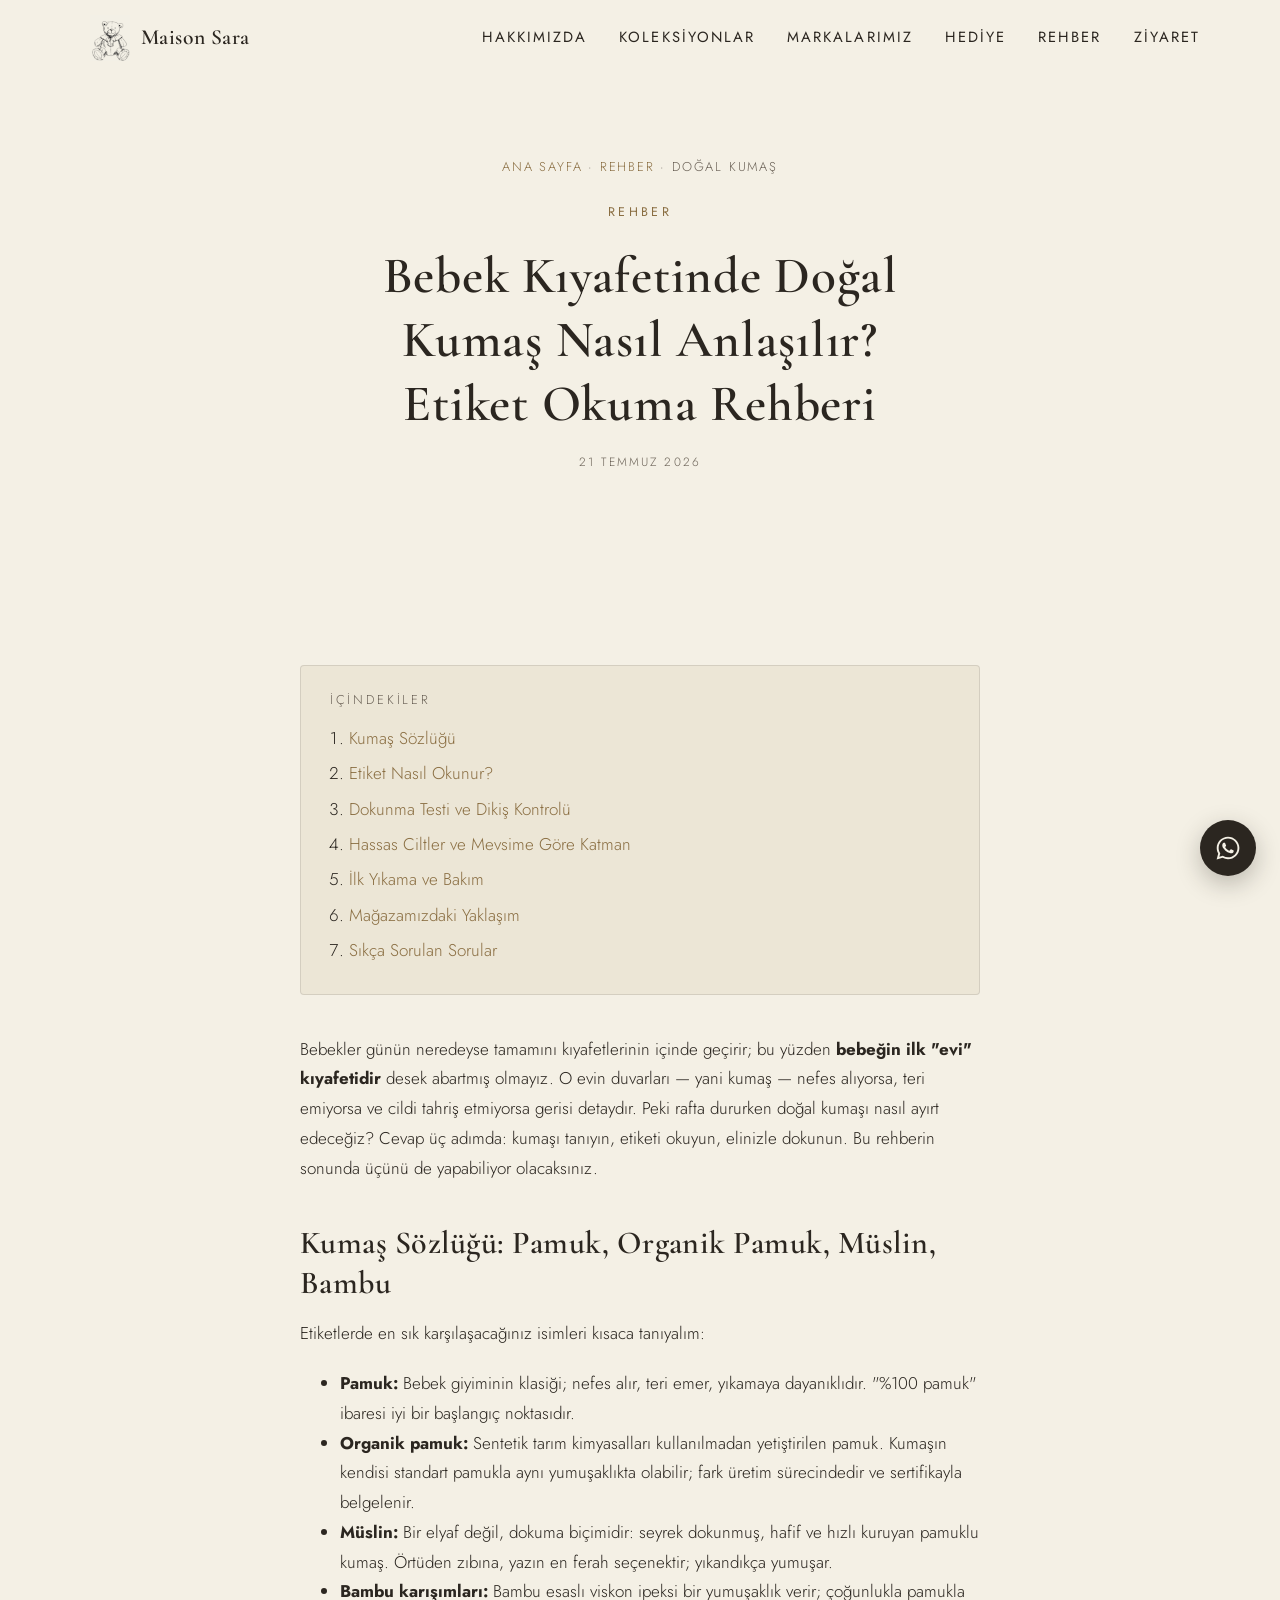
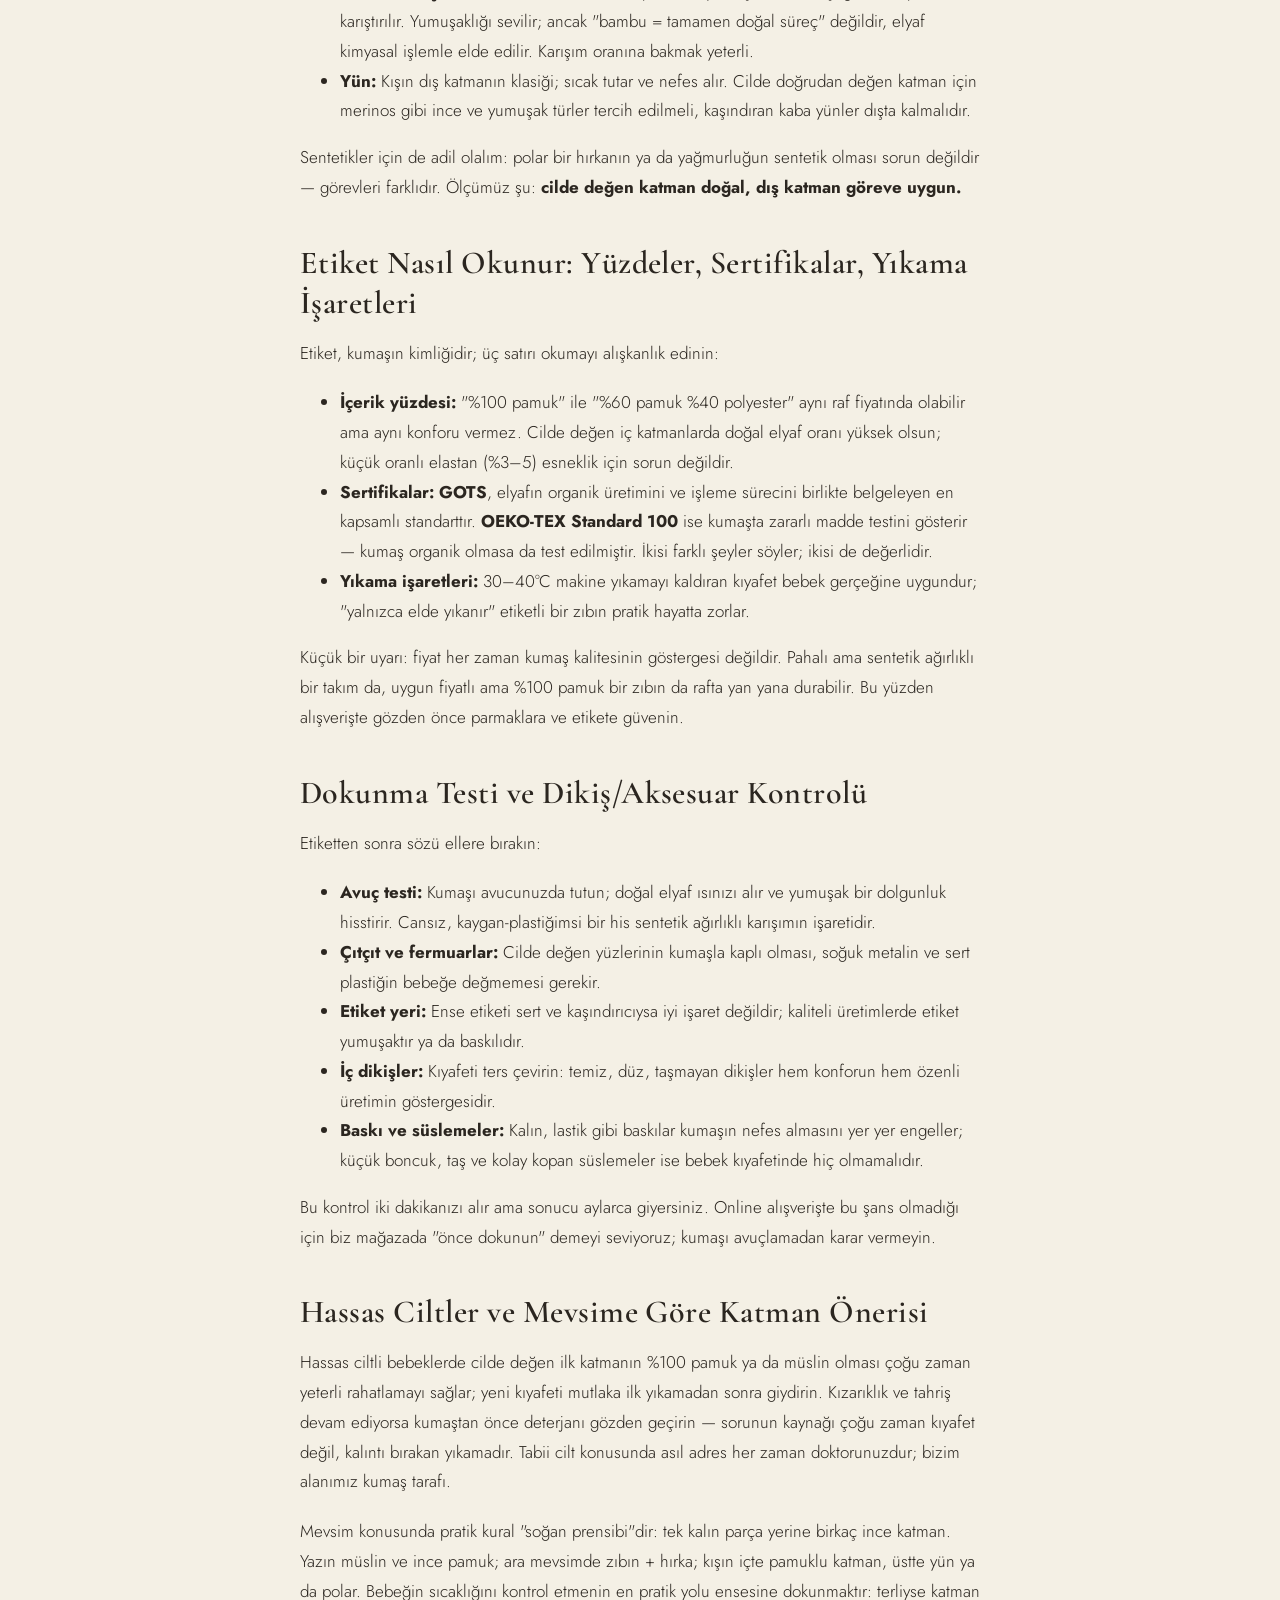
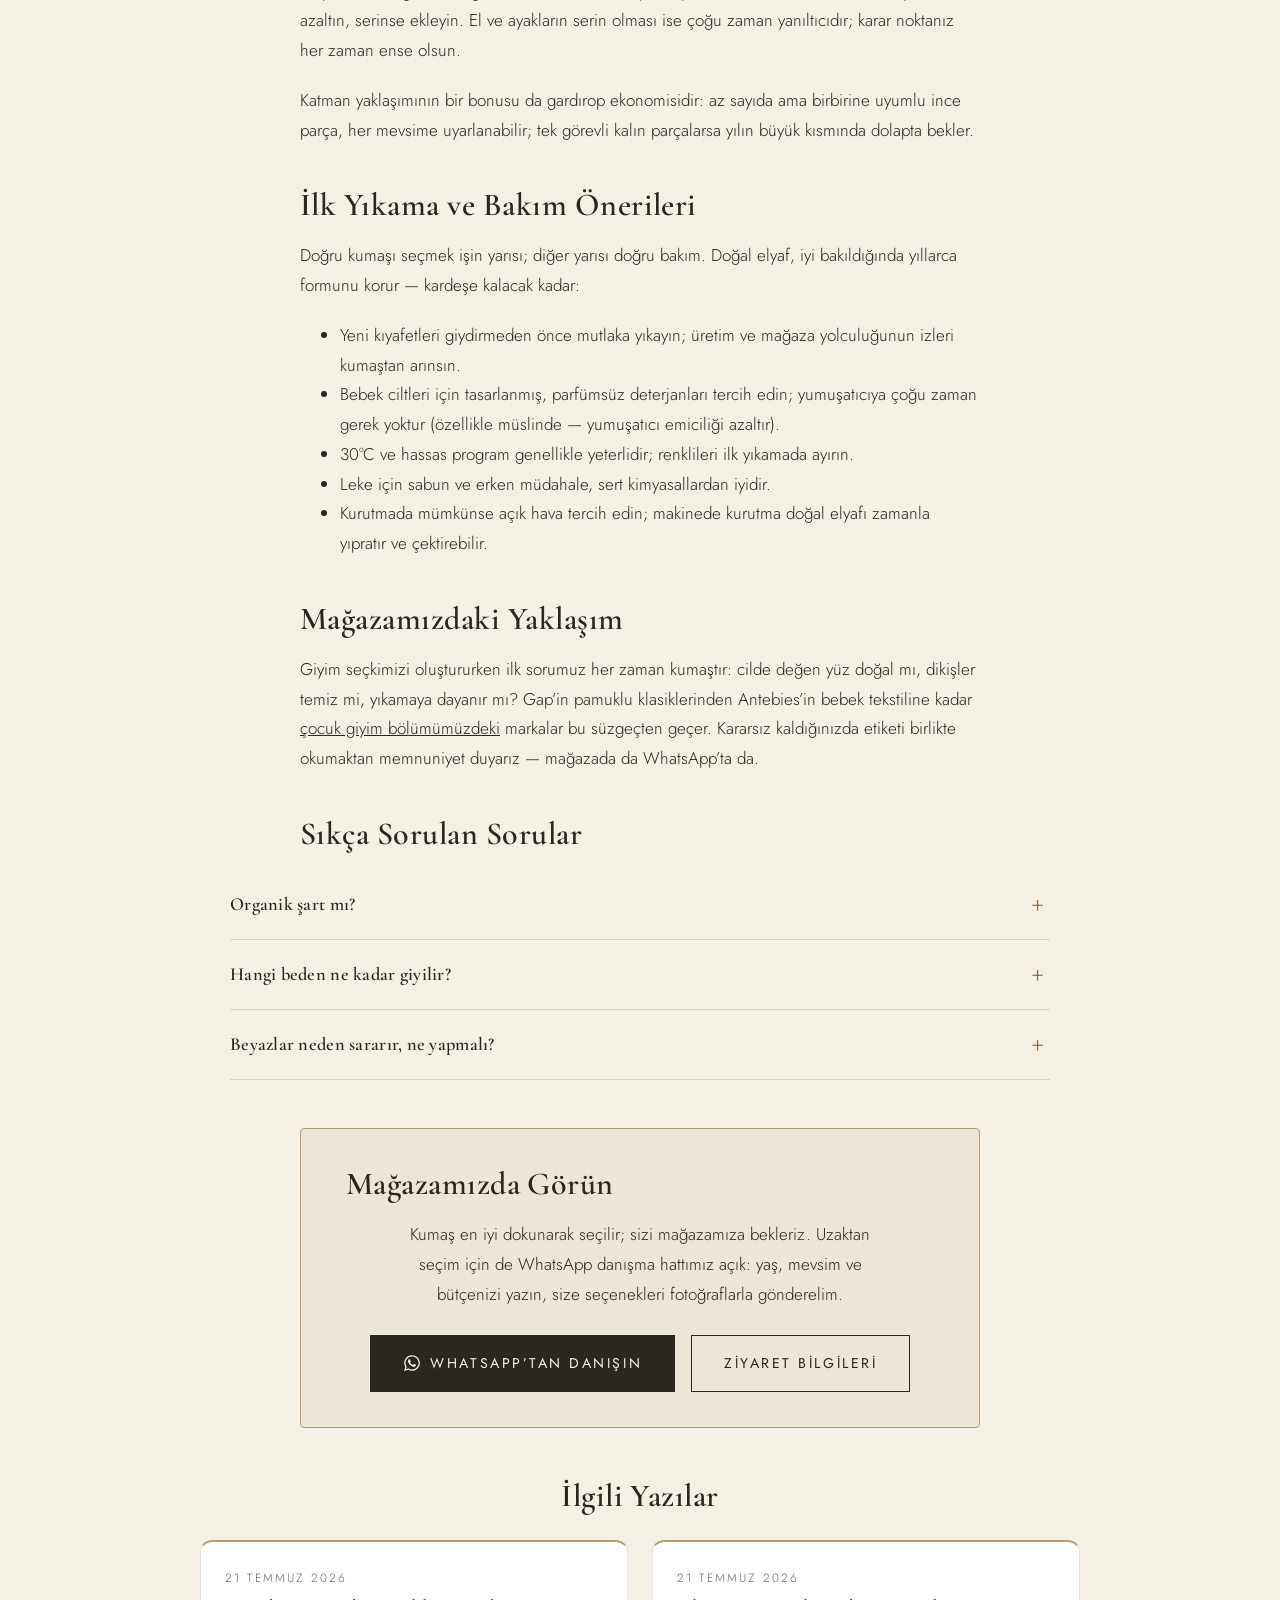
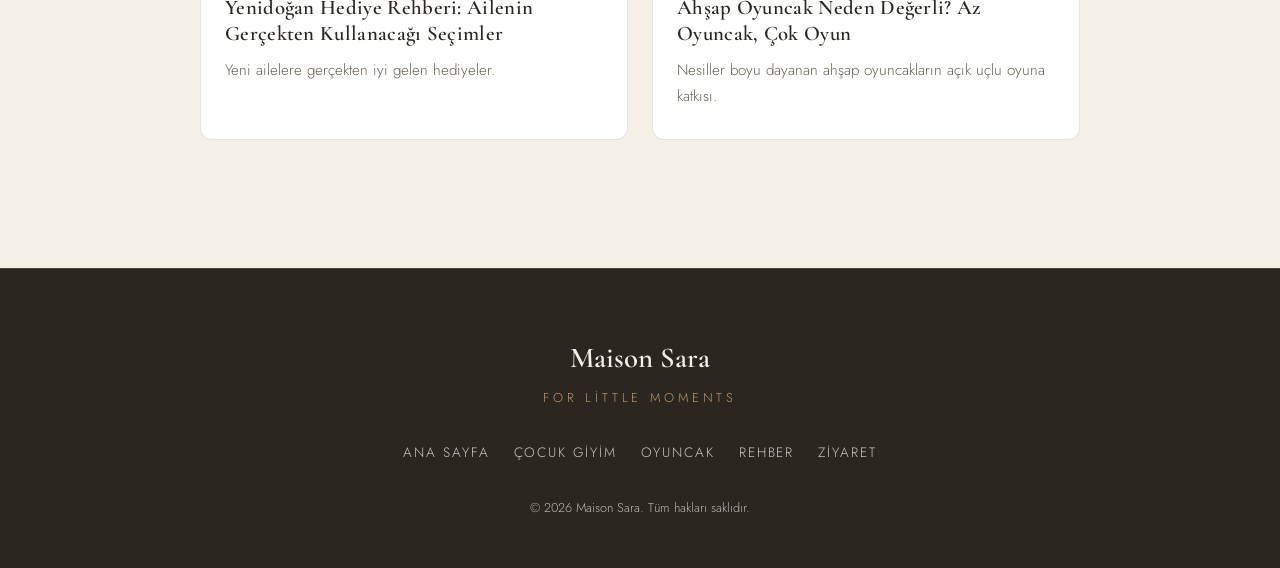
<file: rehber/dogal-kumas-nasil-anlasilir/index.html>
<!DOCTYPE html>
<html lang="tr">
<head>
  <meta charset="UTF-8">
  <meta name="viewport" content="width=device-width, initial-scale=1.0">
  <title>Bebek Kıyafetinde Doğal Kumaş Rehberi | Maison Sara</title>
  <meta name="description" content="Bebek kıyafetinde doğal kumaş nasıl anlaşılır? Kumaş sözlüğü, etiket ve sertifika okuma, dokunma testi, mevsime göre katman ve bakım önerileri.">
  <meta name="robots" content="index, follow">
  <meta name="referrer" content="strict-origin-when-cross-origin">
  <meta name="theme-color" content="#F4F0E5">
  <script>document.documentElement.classList.add("js");</script>

  <link rel="canonical" href="https://maisonsara.com.tr/rehber/dogal-kumas-nasil-anlasilir/">

  <meta property="og:type" content="article">
  <meta property="og:site_name" content="Maison Sara">
  <meta property="og:title" content="Bebek Kıyafetinde Doğal Kumaş Nasıl Anlaşılır? Etiket Okuma Rehberi">
  <meta property="og:description" content="Bebeğin ilk 'evi' kıyafetidir. Kumaş sözlüğü, sertifikalar ve dokunma testiyle doğal kumaşı ayırt etme rehberi.">
  <meta property="og:url" content="https://maisonsara.com.tr/rehber/dogal-kumas-nasil-anlasilir/">
  <meta property="og:image" content="https://maisonsara.com.tr/img/rehber/dogal-kumas-1200.jpg">
  <meta property="og:image:width" content="1200">
  <meta property="og:image:height" content="900">
  <meta property="og:locale" content="tr_TR">
  <meta name="twitter:card" content="summary_large_image">

  <link rel="icon" href="/favicon.ico" sizes="48x48">
  <link rel="icon" type="image/png" href="/favicon.png" sizes="48x48">
  <link rel="apple-touch-icon" href="/apple-touch-icon.png">

  <script type="application/ld+json">
  {
    "@context": "https://schema.org",
    "@type": "Article",
    "headline": "Bebek Kıyafetinde Doğal Kumaş Nasıl Anlaşılır? Etiket Okuma Rehberi",
    "description": "Bebek kıyafetinde doğal kumaş nasıl anlaşılır? Kumaş sözlüğü, etiket ve sertifika okuma, dokunma testi, mevsime göre katman ve bakım önerileri.",
    "image": "https://maisonsara.com.tr/img/rehber/dogal-kumas-1200.jpg",
    "datePublished": "2026-07-21",
    "dateModified": "2026-07-21",
    "inLanguage": "tr",
    "author": { "@type": "Organization", "name": "Maison Sara", "url": "https://maisonsara.com.tr/" },
    "publisher": {
      "@type": "Organization",
      "name": "Maison Sara",
      "logo": { "@type": "ImageObject", "url": "https://maisonsara.com.tr/img/logo.png" }
    },
    "mainEntityOfPage": { "@type": "WebPage", "@id": "https://maisonsara.com.tr/rehber/dogal-kumas-nasil-anlasilir/" }
  }
  </script>

  <script type="application/ld+json">
  {
    "@context": "https://schema.org",
    "@type": "BreadcrumbList",
    "itemListElement": [
      { "@type": "ListItem", "position": 1, "name": "Ana Sayfa", "item": "https://maisonsara.com.tr/" },
      { "@type": "ListItem", "position": 2, "name": "Rehber", "item": "https://maisonsara.com.tr/rehber/" },
      { "@type": "ListItem", "position": 3, "name": "Doğal Kumaş Nasıl Anlaşılır?", "item": "https://maisonsara.com.tr/rehber/dogal-kumas-nasil-anlasilir/" }
    ]
  }
  </script>

  <link rel="preconnect" href="https://fonts.googleapis.com">
  <link rel="preconnect" href="https://fonts.gstatic.com" crossorigin>
  <link href="https://fonts.googleapis.com/css2?family=Cormorant+Garamond:wght@500;600&amp;family=Jost:wght@300;400&amp;display=swap" rel="stylesheet">

  <link rel="stylesheet" href="/css/style.css">
</head>
<body>

  <a class="skip-link" href="#icerik">İçeriğe geç</a>

  <header class="site-header scrolled">
    <div class="container">
      <a class="brand" href="/" aria-label="Maison Sara — ana sayfa">
        <picture>
          <source srcset="/img/logo-bear.webp" type="image/webp">
          <img src="/img/logo-bear.png" alt="" width="40" height="46">
        </picture>
        <span>Maison Sara</span>
      </a>
      <button class="nav-toggle" type="button" aria-label="Menüyü aç/kapat" aria-expanded="false" aria-controls="site-nav">
        <span></span><span></span><span></span>
      </button>
      <nav class="site-nav" id="site-nav" aria-label="Ana menü">
        <a href="/#hakkimizda">Hakkımızda</a>
        <a href="/#koleksiyonlar">Koleksiyonlar</a>
        <a href="/#markalar">Markalarımız</a>
        <a href="/#hediye-danismanligi">Hediye</a>
        <a href="/rehber/">Rehber</a>
        <a href="/#ziyaret">Ziyaret</a>
      </nav>
    </div>
  </header>

  <main id="icerik">

    <section class="page-hero">
      <div class="container">
        <nav class="breadcrumb" aria-label="Sayfa konumu">
          <a href="/">Ana Sayfa</a> <span>·</span> <a href="/rehber/">Rehber</a> <span>·</span> <span>Doğal Kumaş</span>
        </nav>
        <span class="eyebrow">Rehber</span>
        <h1>Bebek Kıyafetinde Doğal Kumaş Nasıl Anlaşılır? Etiket Okuma Rehberi</h1>
        <p class="post-meta" style="margin-top:1rem">21 Temmuz 2026</p>
      </div>
    </section>

    <section class="section">
      <div class="container">

        <nav class="toc" aria-label="İçindekiler">
          <span class="toc-title">İçindekiler</span>
          <ol>
            <li><a href="#kumas-sozlugu">Kumaş Sözlüğü</a></li>
            <li><a href="#etiket-okuma">Etiket Nasıl Okunur?</a></li>
            <li><a href="#dokunma-testi">Dokunma Testi ve Dikiş Kontrolü</a></li>
            <li><a href="#katman-onerisi">Hassas Ciltler ve Mevsime Göre Katman</a></li>
            <li><a href="#ilk-yikama">İlk Yıkama ve Bakım</a></li>
            <li><a href="#magazamizda">Mağazamızdaki Yaklaşım</a></li>
            <li><a href="#sss">Sıkça Sorulan Sorular</a></li>
          </ol>
        </nav>

        <div class="prose article-body">
          <p>Bebekler günün neredeyse tamamını kıyafetlerinin içinde geçirir; bu yüzden <strong>bebeğin ilk "evi" kıyafetidir</strong> desek abartmış olmayız. O evin duvarları — yani kumaş — nefes alıyorsa, teri emiyorsa ve cildi tahriş etmiyorsa gerisi detaydır. Peki rafta dururken doğal kumaşı nasıl ayırt edeceğiz? Cevap üç adımda: kumaşı tanıyın, etiketi okuyun, elinizle dokunun. Bu rehberin sonunda üçünü de yapabiliyor olacaksınız.</p>

          <h2 id="kumas-sozlugu">Kumaş Sözlüğü: Pamuk, Organik Pamuk, Müslin, Bambu</h2>
          <p>Etiketlerde en sık karşılaşacağınız isimleri kısaca tanıyalım:</p>
          <ul>
            <li><strong>Pamuk:</strong> Bebek giyiminin klasiği; nefes alır, teri emer, yıkamaya dayanıklıdır. "%100 pamuk" ibaresi iyi bir başlangıç noktasıdır.</li>
            <li><strong>Organik pamuk:</strong> Sentetik tarım kimyasalları kullanılmadan yetiştirilen pamuk. Kumaşın kendisi standart pamukla aynı yumuşaklıkta olabilir; fark üretim sürecindedir ve sertifikayla belgelenir.</li>
            <li><strong>Müslin:</strong> Bir elyaf değil, dokuma biçimidir: seyrek dokunmuş, hafif ve hızlı kuruyan pamuklu kumaş. Örtüden zıbına, yazın en ferah seçenektir; yıkandıkça yumuşar.</li>
            <li><strong>Bambu karışımları:</strong> Bambu esaslı viskon ipeksi bir yumuşaklık verir; çoğunlukla pamukla karıştırılır. Yumuşaklığı sevilir; ancak "bambu = tamamen doğal süreç" değildir, elyaf kimyasal işlemle elde edilir. Karışım oranına bakmak yeterli.</li>
            <li><strong>Yün:</strong> Kışın dış katmanın klasiği; sıcak tutar ve nefes alır. Cilde doğrudan değen katman için merinos gibi ince ve yumuşak türler tercih edilmeli, kaşındıran kaba yünler dışta kalmalıdır.</li>
          </ul>
          <p>Sentetikler için de adil olalım: polar bir hırkanın ya da yağmurluğun sentetik olması sorun değildir — görevleri farklıdır. Ölçümüz şu: <strong>cilde değen katman doğal, dış katman göreve uygun.</strong></p>

          <h2 id="etiket-okuma">Etiket Nasıl Okunur: Yüzdeler, Sertifikalar, Yıkama İşaretleri</h2>
          <p>Etiket, kumaşın kimliğidir; üç satırı okumayı alışkanlık edinin:</p>
          <ul>
            <li><strong>İçerik yüzdesi:</strong> "%100 pamuk" ile "%60 pamuk %40 polyester" aynı raf fiyatında olabilir ama aynı konforu vermez. Cilde değen iç katmanlarda doğal elyaf oranı yüksek olsun; küçük oranlı elastan (%3–5) esneklik için sorun değildir.</li>
            <li><strong>Sertifikalar:</strong> <strong>GOTS</strong>, elyafın organik üretimini ve işleme sürecini birlikte belgeleyen en kapsamlı standarttır. <strong>OEKO-TEX Standard 100</strong> ise kumaşta zararlı madde testini gösterir — kumaş organik olmasa da test edilmiştir. İkisi farklı şeyler söyler; ikisi de değerlidir.</li>
            <li><strong>Yıkama işaretleri:</strong> 30–40°C makine yıkamayı kaldıran kıyafet bebek gerçeğine uygundur; "yalnızca elde yıkanır" etiketli bir zıbın pratik hayatta zorlar.</li>
          </ul>
          <p>Küçük bir uyarı: fiyat her zaman kumaş kalitesinin göstergesi değildir. Pahalı ama sentetik ağırlıklı bir takım da, uygun fiyatlı ama %100 pamuk bir zıbın da rafta yan yana durabilir. Bu yüzden alışverişte gözden önce parmaklara ve etikete güvenin.</p>

          <h2 id="dokunma-testi">Dokunma Testi ve Dikiş/Aksesuar Kontrolü</h2>
          <p>Etiketten sonra sözü ellere bırakın:</p>
          <ul>
            <li><strong>Avuç testi:</strong> Kumaşı avucunuzda tutun; doğal elyaf ısınızı alır ve yumuşak bir dolgunluk hisstirir. Cansız, kaygan-plastiğimsi bir his sentetik ağırlıklı karışımın işaretidir.</li>
            <li><strong>Çıtçıt ve fermuarlar:</strong> Cilde değen yüzlerinin kumaşla kaplı olması, soğuk metalin ve sert plastiğin bebeğe değmemesi gerekir.</li>
            <li><strong>Etiket yeri:</strong> Ense etiketi sert ve kaşındırıcıysa iyi işaret değildir; kaliteli üretimlerde etiket yumuşaktır ya da baskılıdır.</li>
            <li><strong>İç dikişler:</strong> Kıyafeti ters çevirin: temiz, düz, taşmayan dikişler hem konforun hem özenli üretimin göstergesidir.</li>
            <li><strong>Baskı ve süslemeler:</strong> Kalın, lastik gibi baskılar kumaşın nefes almasını yer yer engeller; küçük boncuk, taş ve kolay kopan süslemeler ise bebek kıyafetinde hiç olmamalıdır.</li>
          </ul>
          <p>Bu kontrol iki dakikanızı alır ama sonucu aylarca giyersiniz. Online alışverişte bu şans olmadığı için biz mağazada "önce dokunun" demeyi seviyoruz; kumaşı avuçlamadan karar vermeyin.</p>

          <h2 id="katman-onerisi">Hassas Ciltler ve Mevsime Göre Katman Önerisi</h2>
          <p>Hassas ciltli bebeklerde cilde değen ilk katmanın %100 pamuk ya da müslin olması çoğu zaman yeterli rahatlamayı sağlar; yeni kıyafeti mutlaka ilk yıkamadan sonra giydirin. Kızarıklık ve tahriş devam ediyorsa kumaştan önce deterjanı gözden geçirin — sorunun kaynağı çoğu zaman kıyafet değil, kalıntı bırakan yıkamadır. Tabii cilt konusunda asıl adres her zaman doktorunuzdur; bizim alanımız kumaş tarafı.</p>
          <p>Mevsim konusunda pratik kural "soğan prensibi"dir: tek kalın parça yerine birkaç ince katman. Yazın müslin ve ince pamuk; ara mevsimde zıbın + hırka; kışın içte pamuklu katman, üstte yün ya da polar. Bebeğin sıcaklığını kontrol etmenin en pratik yolu ensesine dokunmaktır: terliyse katman azaltın, serinse ekleyin. El ve ayakların serin olması ise çoğu zaman yanıltıcıdır; karar noktanız her zaman ense olsun.</p>
          <p>Katman yaklaşımının bir bonusu da gardırop ekonomisidir: az sayıda ama birbirine uyumlu ince parça, her mevsime uyarlanabilir; tek görevli kalın parçalarsa yılın büyük kısmında dolapta bekler.</p>

          <h2 id="ilk-yikama">İlk Yıkama ve Bakım Önerileri</h2>
          <p>Doğru kumaşı seçmek işin yarısı; diğer yarısı doğru bakım. Doğal elyaf, iyi bakıldığında yıllarca formunu korur — kardeşe kalacak kadar:</p>
          <ul>
            <li>Yeni kıyafetleri giydirmeden önce mutlaka yıkayın; üretim ve mağaza yolculuğunun izleri kumaştan arınsın.</li>
            <li>Bebek ciltleri için tasarlanmış, parfümsüz deterjanları tercih edin; yumuşatıcıya çoğu zaman gerek yoktur (özellikle müslinde — yumuşatıcı emiciliği azaltır).</li>
            <li>30°C ve hassas program genellikle yeterlidir; renklileri ilk yıkamada ayırın.</li>
            <li>Leke için sabun ve erken müdahale, sert kimyasallardan iyidir.</li>
            <li>Kurutmada mümkünse açık hava tercih edin; makinede kurutma doğal elyafı zamanla yıpratır ve çektirebilir.</li>
          </ul>

          <h2 id="magazamizda">Mağazamızdaki Yaklaşım</h2>
          <p>Giyim seçkimizi oluştururken ilk sorumuz her zaman kumaştır: cilde değen yüz doğal mı, dikişler temiz mi, yıkamaya dayanır mı? Gap&rsquo;in pamuklu klasiklerinden Antebies&rsquo;in bebek tekstiline kadar <a href="/cocuk-giyim/">çocuk giyim bölümümüzdeki</a> markalar bu süzgeçten geçer. Kararsız kaldığınızda etiketi birlikte okumaktan memnuniyet duyarız — mağazada da WhatsApp&rsquo;ta da.</p>

          <h2 id="sss">Sıkça Sorulan Sorular</h2>
        </div>

        <div class="faq-list">
          <details class="faq-item">
            <summary>Organik şart mı?</summary>
            <p>Şart değil. İyi kalite %100 pamuk, bebek için gayet uygun bir seçimdir. Organik sertifikası üretim sürecine dair ek bir güvence sunar; bütçeniz elveriyorsa cilde değen iç katmanlarda tercih edebilirsiniz. Önceliğiniz her zaman doğal elyaf oranı ve iyi işçilik olsun.</p>
          </details>
          <details class="faq-item">
            <summary>Hangi beden ne kadar giyilir?</summary>
            <p>İlk yılda bebekler hızla büyür: yenidoğan bedeni çoğu zaman birkaç haftada küçülür, 3–6 ay ve 6–12 ay bedenleri daha uzun kullanılır. Hediye alırken bir-iki boy büyük ve geleceğe denk gelen mevsime uygun seçmek en pratik yaklaşımdır.</p>
          </details>
          <details class="faq-item">
            <summary>Beyazlar neden sararır, ne yapmalı?</summary>
            <p>Sararmanın başlıca sebepleri deterjan/yumuşatıcı kalıntısı ve süt-ter lekelerinin beklemesidir. Lekeye erken müdahale edin, ekstra durulama kullanın ve beyazları güneş ışığında kurutun — güneş, en nazik doğal ağartıcıdır. Klorlu ağartıcılardan bebek kıyafetlerinde uzak durun.</p>
          </details>
        </div>

        <div class="cta-box">
          <h2 class="section-title" style="font-size:clamp(1.5rem,2.6vw,2rem)">Mağazamızda Görün</h2>
          <p>Kumaş en iyi dokunarak seçilir; sizi mağazamıza bekleriz. Uzaktan seçim için de WhatsApp danışma hattımız açık: yaş, mevsim ve bütçenizi yazın, size seçenekleri fotoğraflarla gönderelim.</p>
          <div class="cta-actions">
            <a class="btn btn-solid btn-wa" href="https://wa.me/905325534633?text=Merhaba%2C%20hediye%20dan%C4%B1%C5%9Fmanl%C4%B1%C4%9F%C4%B1%20almak%20istiyorum.%20Ya%C5%9F%3A%20...%20B%C3%BCt%C3%A7e%3A%20..." target="_blank" rel="noopener">
              <svg viewBox="0 0 448 512" aria-hidden="true"><path fill="currentColor" d="M380.9 97.1C339 55.1 283.2 32 223.9 32c-122.4 0-222 99.6-222 222 0 39.1 10.2 77.3 29.6 111L0 480l117.7-30.9c32.4 17.7 68.9 27 106.1 27h.1c122.3 0 224.1-99.6 224.1-222 0-59.3-25.2-115-67.1-157zm-157 341.6c-33.2 0-65.7-8.9-94-25.7l-6.7-4-69.8 18.3L72 359.2l-4.4-7c-18.5-29.4-28.2-63.3-28.2-98.2 0-101.7 82.8-184.5 184.6-184.5 49.3 0 95.6 19.2 130.4 54.1 34.8 34.9 56.2 81.2 56.1 130.5 0 101.8-84.9 184.6-186.6 184.6zm101.2-138.2c-5.5-2.8-32.8-16.2-37.9-18-5.1-1.9-8.8-2.8-12.5 2.8-3.7 5.6-14.3 18-17.6 21.8-3.2 3.7-6.5 4.2-12 1.4-32.6-16.3-54-29.1-75.5-66-5.7-9.8 5.7-9.1 16.3-30.3 1.8-3.7.9-6.9-.5-9.7-1.4-2.8-12.5-30.1-17.1-41.2-4.5-10.8-9.1-9.3-12.5-9.5-3.2-.2-6.9-.2-10.6-.2-3.7 0-9.7 1.4-14.8 6.9-5.1 5.6-19.4 19-19.4 46.3 0 27.3 19.9 53.7 22.6 57.4 2.8 3.7 39.1 59.7 94.8 83.8 35.2 15.2 49 16.5 66.6 13.9 10.7-1.6 32.8-13.4 37.4-26.4 4.6-13 4.6-24.1 3.2-26.4-1.3-2.5-5-3.9-10.5-6.6z"/></svg>
              WhatsApp&rsquo;tan Danışın
            </a>
            <a class="btn btn-ghost" href="/#ziyaret">Ziyaret Bilgileri</a>
          </div>
        </div>

        <h2 class="section-title" style="text-align:center;margin:3rem auto 1.5rem;font-size:clamp(1.5rem,2.6vw,2rem)">İlgili Yazılar</h2>
        <div class="post-grid two">
          <a class="post-card" href="/rehber/yenidogan-hediye-rehberi/">
            <div class="post-card-body">
              <p class="post-meta">21 Temmuz 2026</p>
              <h3>Yenidoğan Hediye Rehberi: Ailenin Gerçekten Kullanacağı Seçimler</h3>
              <p class="post-excerpt">Yeni ailelere gerçekten iyi gelen hediyeler.</p>
            </div>
          </a>
          <a class="post-card" href="/rehber/ahsap-oyuncak-neden-degerli/">
            <div class="post-card-body">
              <p class="post-meta">21 Temmuz 2026</p>
              <h3>Ahşap Oyuncak Neden Değerli? Az Oyuncak, Çok Oyun</h3>
              <p class="post-excerpt">Nesiller boyu dayanan ahşap oyuncakların açık uçlu oyuna katkısı.</p>
            </div>
          </a>
        </div>

      </div>
    </section>

  </main>

  <footer class="site-footer">
    <p class="footer-brand">Maison Sara</p>
    <p class="footer-tagline">for little moments</p>
    <nav class="footer-nav" aria-label="Alt menü">
      <a href="/">Ana Sayfa</a>
      <a href="/cocuk-giyim/">Çocuk Giyim</a>
      <a href="/oyuncak/">Oyuncak</a>
      <a href="/rehber/">Rehber</a>
      <a href="/#ziyaret">Ziyaret</a>
    </nav>
    <p class="footer-copy">© 2026 Maison Sara. Tüm hakları saklıdır.</p>
  </footer>

  <script src="/js/main.js" defer></script>
  <a class="wa-fab" href="https://wa.me/905325534633?text=Merhaba%2C%20hediye%20dan%C4%B1%C5%9Fmanl%C4%B1%C4%9F%C4%B1%20almak%20istiyorum.%20Ya%C5%9F%3A%20...%20B%C3%BCt%C3%A7e%3A%20..." target="_blank" rel="noopener" aria-label="WhatsApp ile yazın">
    <svg viewBox="0 0 448 512" aria-hidden="true" focusable="false"><path fill="currentColor" d="M380.9 97.1C339 55.1 283.2 32 223.9 32c-122.4 0-222 99.6-222 222 0 39.1 10.2 77.3 29.6 111L0 480l117.7-30.9c32.4 17.7 68.9 27 106.1 27h.1c122.3 0 224.1-99.6 224.1-222 0-59.3-25.2-115-67.1-157zm-157 341.6c-33.2 0-65.7-8.9-94-25.7l-6.7-4-69.8 18.3L72 359.2l-4.4-7c-18.5-29.4-28.2-63.3-28.2-98.2 0-101.7 82.8-184.5 184.6-184.5 49.3 0 95.6 19.2 130.4 54.1 34.8 34.9 56.2 81.2 56.1 130.5 0 101.8-84.9 184.6-186.6 184.6zm101.2-138.2c-5.5-2.8-32.8-16.2-37.9-18-5.1-1.9-8.8-2.8-12.5 2.8-3.7 5.6-14.3 18-17.6 21.8-3.2 3.7-6.5 4.2-12 1.4-32.6-16.3-54-29.1-75.5-66-5.7-9.8 5.7-9.1 16.3-30.3 1.8-3.7.9-6.9-.5-9.7-1.4-2.8-12.5-30.1-17.1-41.2-4.5-10.8-9.1-9.3-12.5-9.5-3.2-.2-6.9-.2-10.6-.2-3.7 0-9.7 1.4-14.8 6.9-5.1 5.6-19.4 19-19.4 46.3 0 27.3 19.9 53.7 22.6 57.4 2.8 3.7 39.1 59.7 94.8 83.8 35.2 15.2 49 16.5 66.6 13.9 10.7-1.6 32.8-13.4 37.4-26.4 4.6-13 4.6-24.1 3.2-26.4-1.3-2.5-5-3.9-10.5-6.6z"/></svg>
  </a>

</body>
</html>
</file>
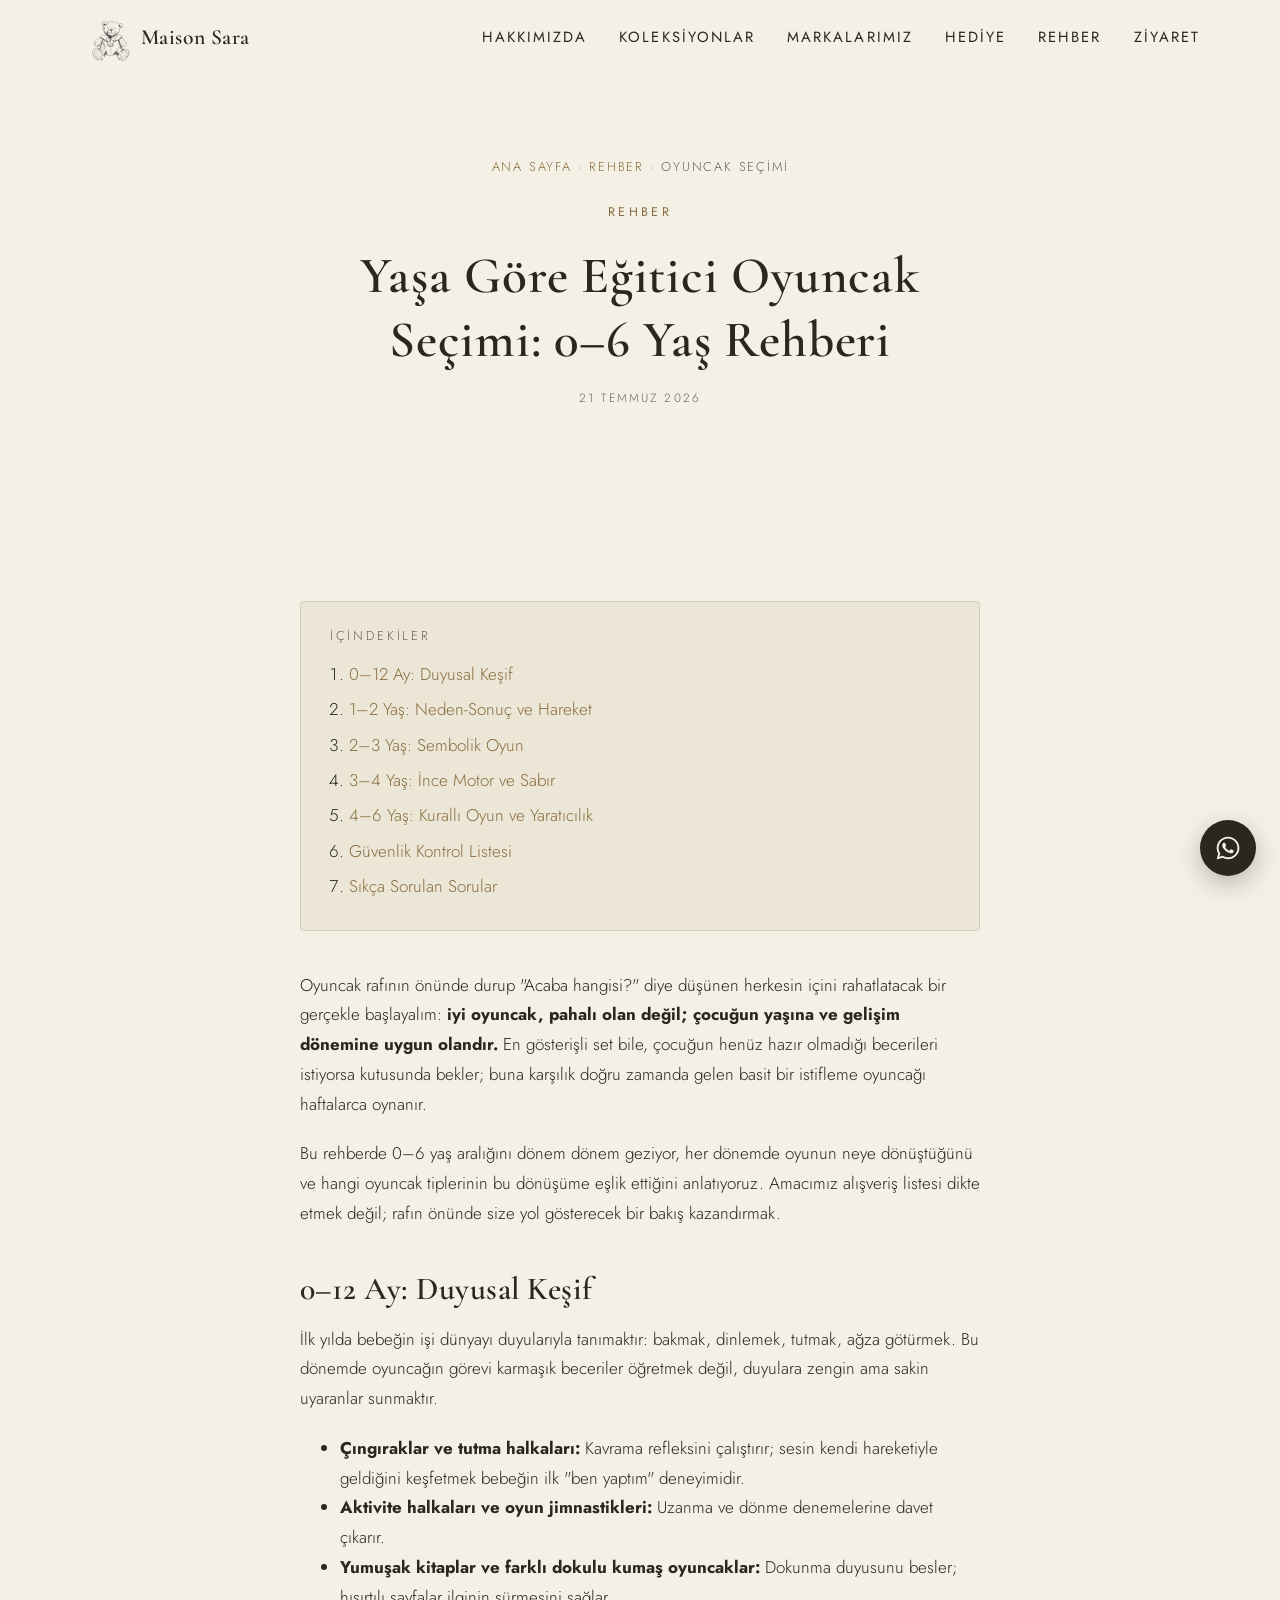
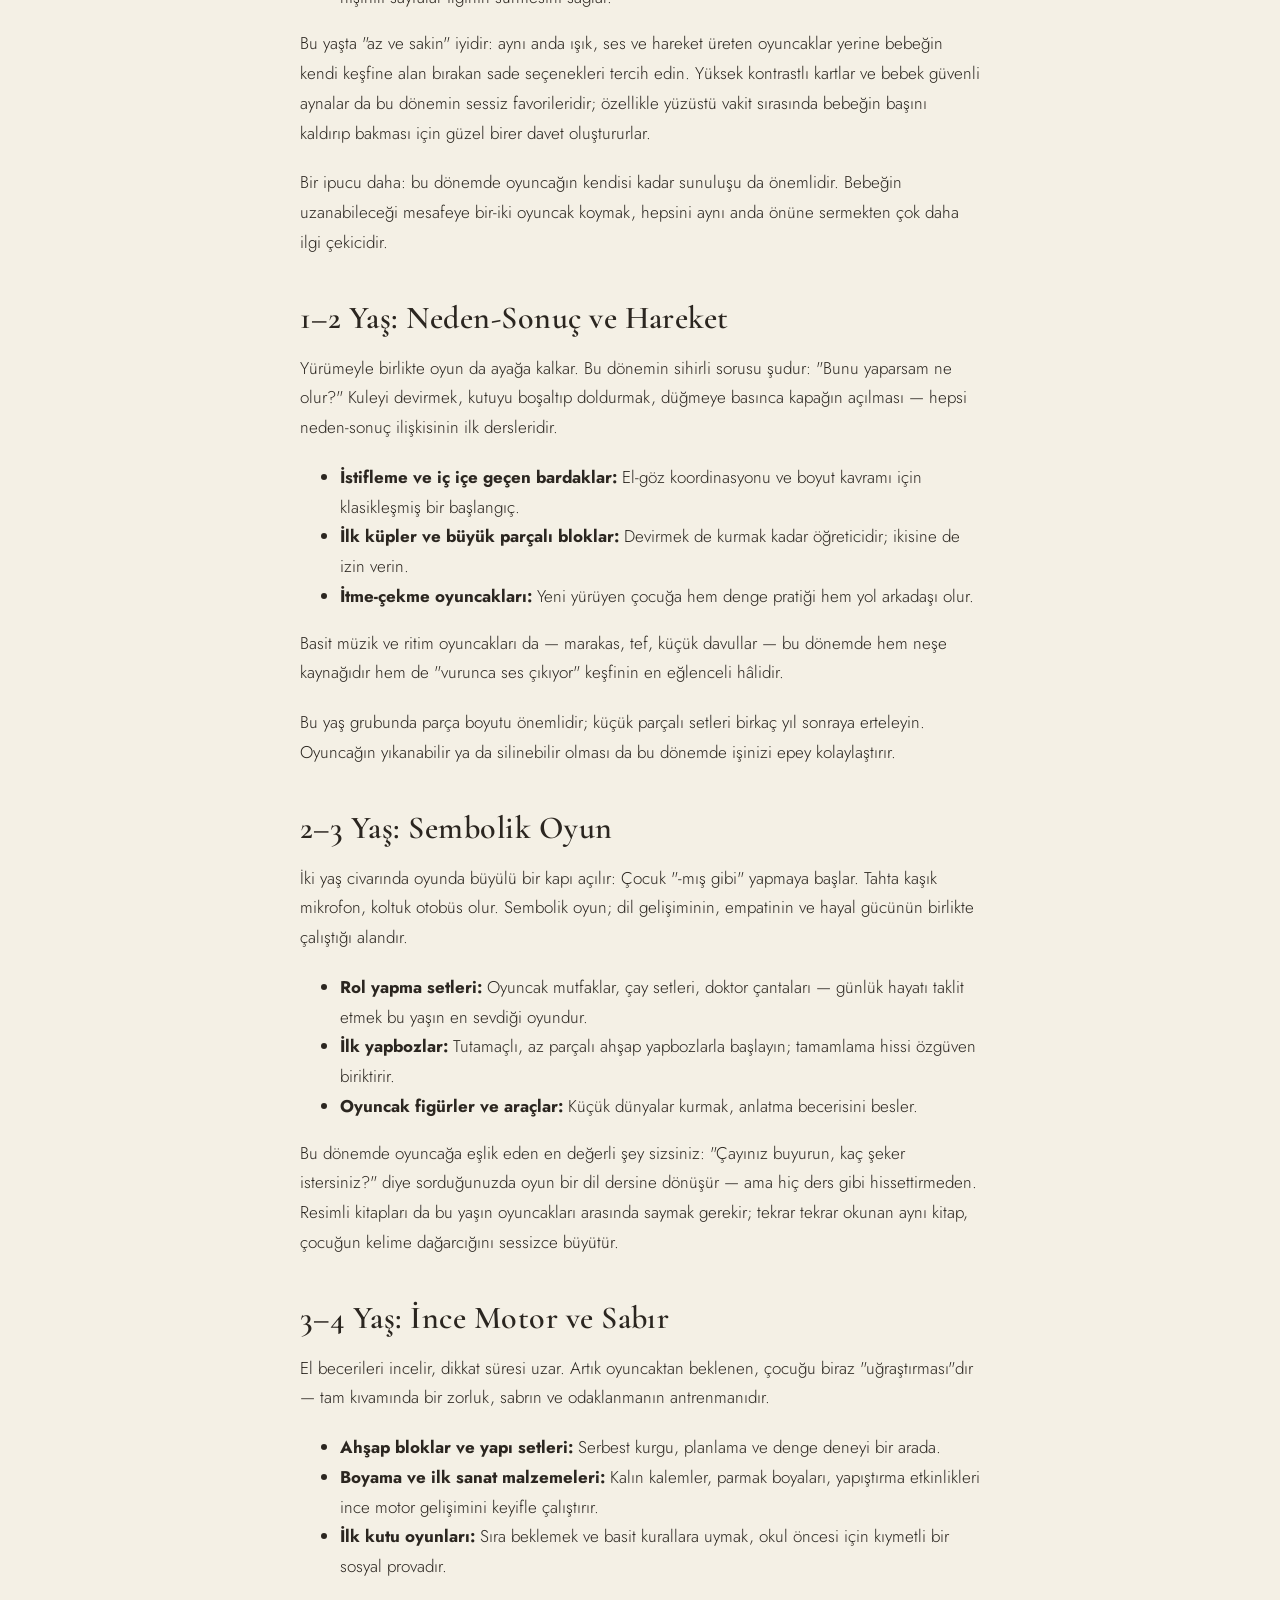
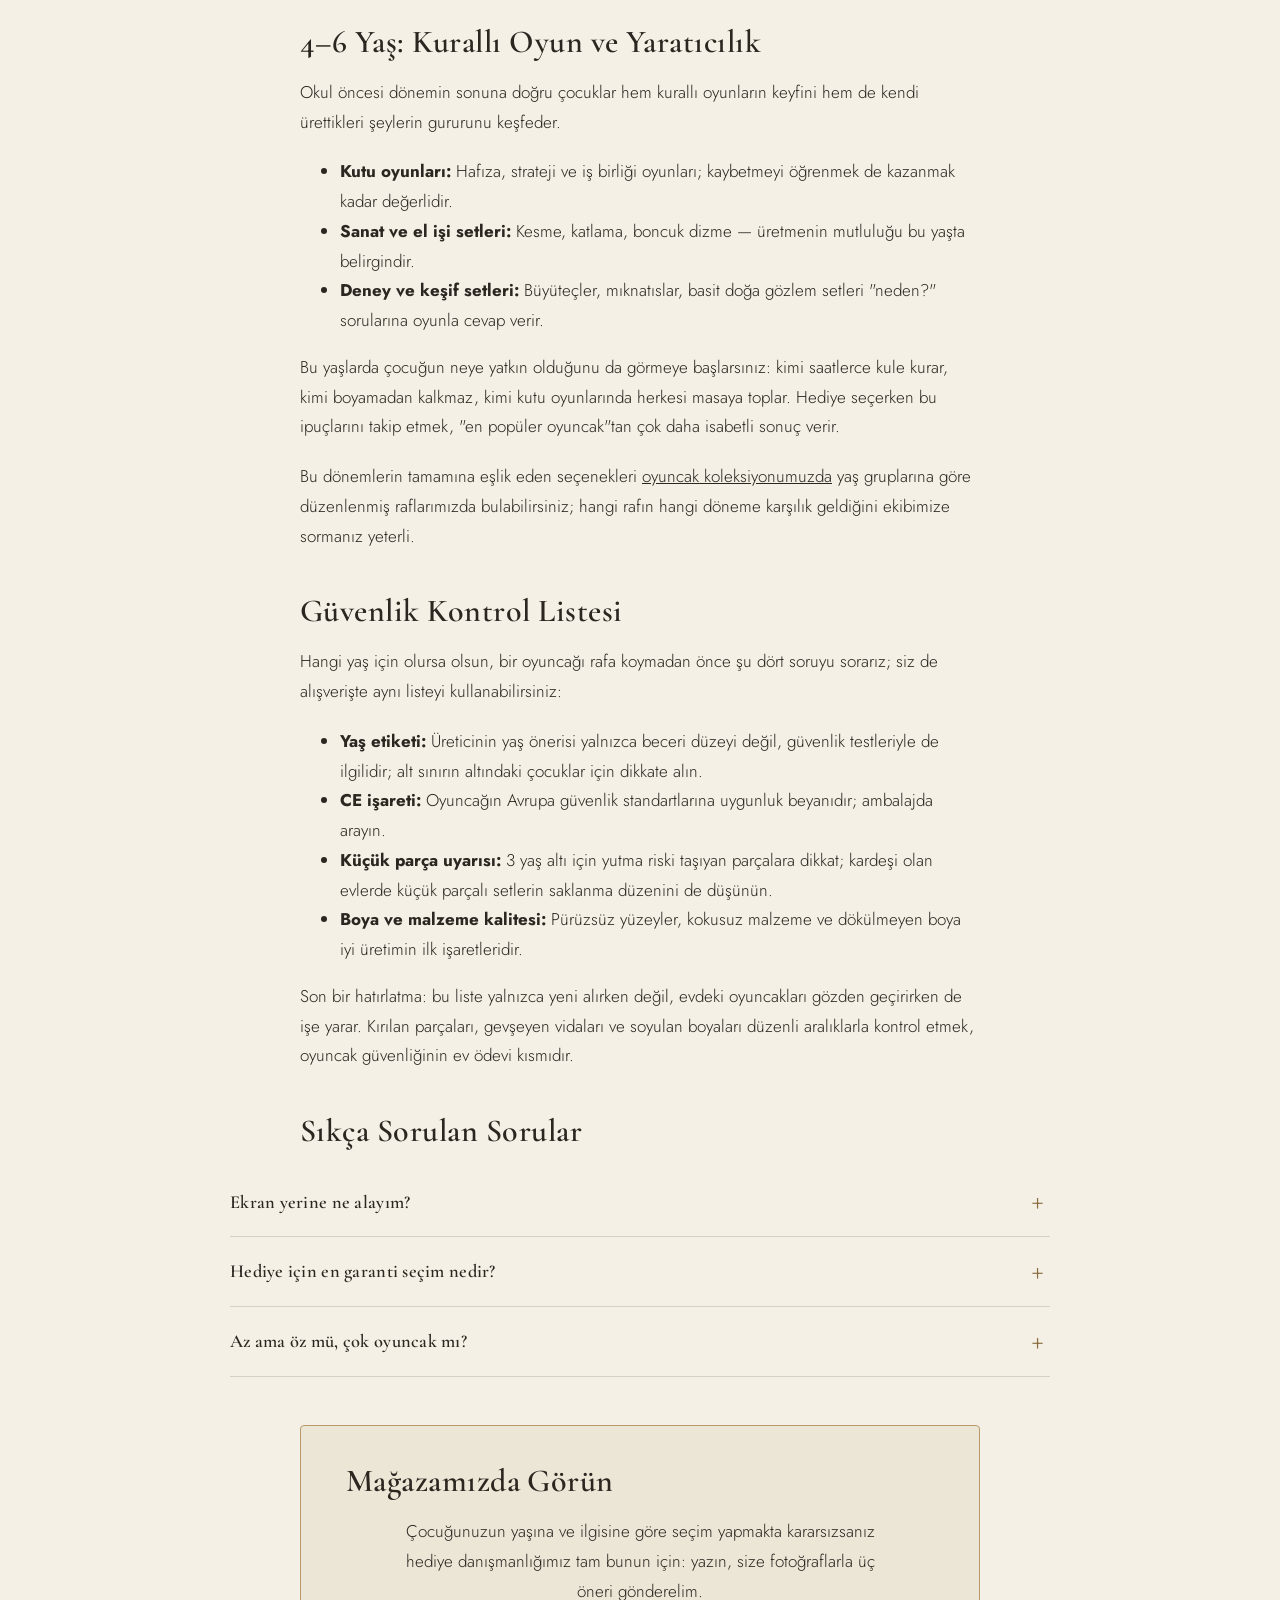
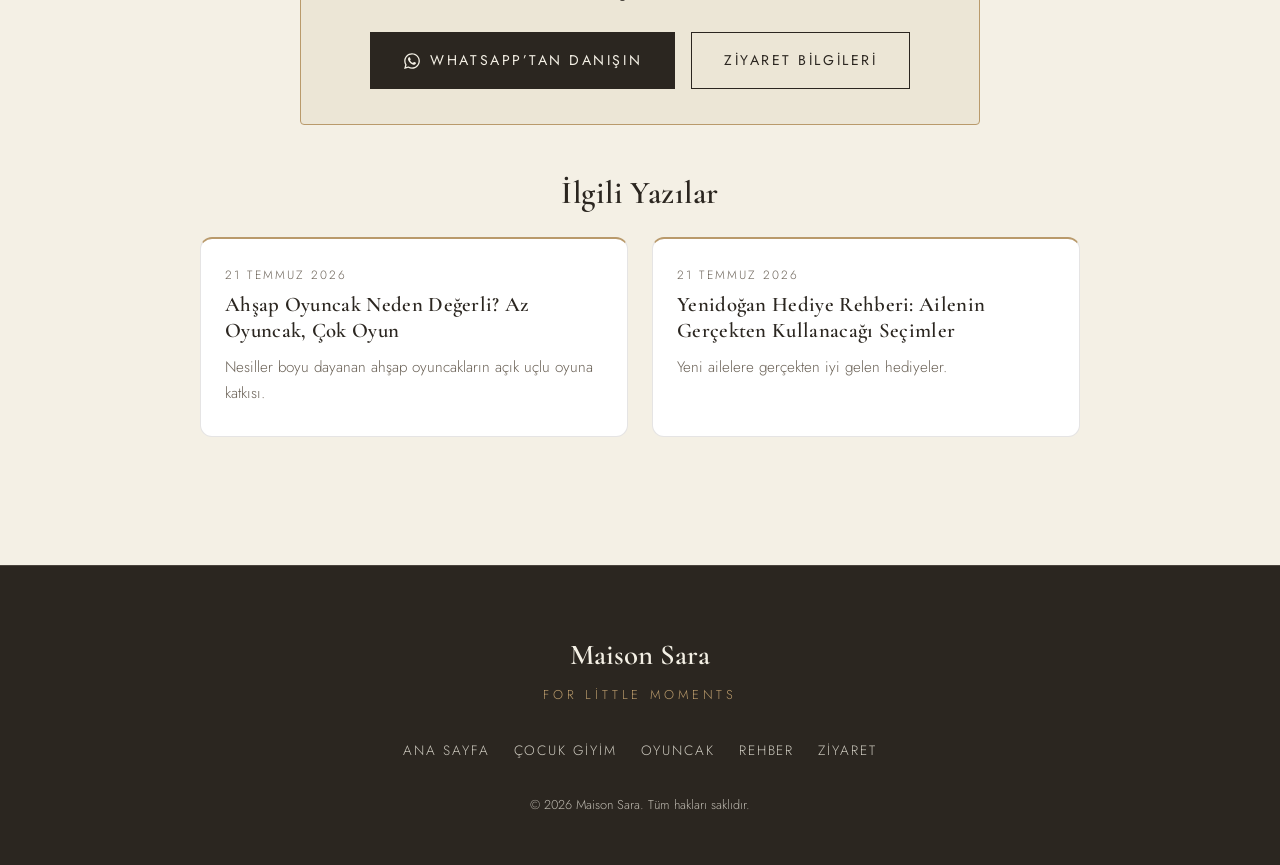
<file: rehber/yasa-gore-egitici-oyuncak-secimi/index.html>
<!DOCTYPE html>
<html lang="tr">
<head>
  <meta charset="UTF-8">
  <meta name="viewport" content="width=device-width, initial-scale=1.0">
  <title>Yaşa Göre Eğitici Oyuncak Seçimi: 0–6 Yaş | Maison Sara</title>
  <meta name="description" content="0–6 yaş için yaşa uygun eğitici oyuncak nasıl seçilir? Dönem dönem öneriler, güvenlik kontrol listesi ve hediye ipuçları Maison Sara rehberinde.">
  <meta name="robots" content="index, follow">
  <meta name="referrer" content="strict-origin-when-cross-origin">
  <meta name="theme-color" content="#F4F0E5">
  <script>document.documentElement.classList.add("js");</script>

  <link rel="canonical" href="https://maisonsara.com.tr/rehber/yasa-gore-egitici-oyuncak-secimi/">

  <meta property="og:type" content="article">
  <meta property="og:site_name" content="Maison Sara">
  <meta property="og:title" content="Yaşa Göre Eğitici Oyuncak Seçimi: 0–6 Yaş Rehberi">
  <meta property="og:description" content="Her yaş döneminin oyunu farklı. 0–6 yaş için dönem dönem oyuncak önerileri ve güvenlik kontrol listesi.">
  <meta property="og:url" content="https://maisonsara.com.tr/rehber/yasa-gore-egitici-oyuncak-secimi/">
  <meta property="og:image" content="https://maisonsara.com.tr/img/rehber/oyuncak-duvari-1200.jpg">
  <meta property="og:image:width" content="1200">
  <meta property="og:image:height" content="900">
  <meta property="og:locale" content="tr_TR">
  <meta name="twitter:card" content="summary_large_image">

  <link rel="icon" href="/favicon.ico" sizes="48x48">
  <link rel="icon" type="image/png" href="/favicon.png" sizes="48x48">
  <link rel="apple-touch-icon" href="/apple-touch-icon.png">

  <script type="application/ld+json">
  {
    "@context": "https://schema.org",
    "@type": "Article",
    "headline": "Yaşa Göre Eğitici Oyuncak Seçimi: 0–6 Yaş Rehberi",
    "description": "0–6 yaş için yaşa uygun eğitici oyuncak nasıl seçilir? Dönem dönem öneriler, güvenlik kontrol listesi ve hediye ipuçları.",
    "image": "https://maisonsara.com.tr/img/rehber/oyuncak-duvari-1200.jpg",
    "datePublished": "2026-07-21",
    "dateModified": "2026-07-21",
    "inLanguage": "tr",
    "author": { "@type": "Organization", "name": "Maison Sara", "url": "https://maisonsara.com.tr/" },
    "publisher": {
      "@type": "Organization",
      "name": "Maison Sara",
      "logo": { "@type": "ImageObject", "url": "https://maisonsara.com.tr/img/logo.png" }
    },
    "mainEntityOfPage": { "@type": "WebPage", "@id": "https://maisonsara.com.tr/rehber/yasa-gore-egitici-oyuncak-secimi/" }
  }
  </script>

  <script type="application/ld+json">
  {
    "@context": "https://schema.org",
    "@type": "BreadcrumbList",
    "itemListElement": [
      { "@type": "ListItem", "position": 1, "name": "Ana Sayfa", "item": "https://maisonsara.com.tr/" },
      { "@type": "ListItem", "position": 2, "name": "Rehber", "item": "https://maisonsara.com.tr/rehber/" },
      { "@type": "ListItem", "position": 3, "name": "Yaşa Göre Eğitici Oyuncak Seçimi", "item": "https://maisonsara.com.tr/rehber/yasa-gore-egitici-oyuncak-secimi/" }
    ]
  }
  </script>

  <link rel="preconnect" href="https://fonts.googleapis.com">
  <link rel="preconnect" href="https://fonts.gstatic.com" crossorigin>
  <link href="https://fonts.googleapis.com/css2?family=Cormorant+Garamond:wght@500;600&amp;family=Jost:wght@300;400&amp;display=swap" rel="stylesheet">

  <link rel="stylesheet" href="/css/style.css">
</head>
<body>

  <a class="skip-link" href="#icerik">İçeriğe geç</a>

  <header class="site-header scrolled">
    <div class="container">
      <a class="brand" href="/" aria-label="Maison Sara — ana sayfa">
        <picture>
          <source srcset="/img/logo-bear.webp" type="image/webp">
          <img src="/img/logo-bear.png" alt="" width="40" height="46">
        </picture>
        <span>Maison Sara</span>
      </a>
      <button class="nav-toggle" type="button" aria-label="Menüyü aç/kapat" aria-expanded="false" aria-controls="site-nav">
        <span></span><span></span><span></span>
      </button>
      <nav class="site-nav" id="site-nav" aria-label="Ana menü">
        <a href="/#hakkimizda">Hakkımızda</a>
        <a href="/#koleksiyonlar">Koleksiyonlar</a>
        <a href="/#markalar">Markalarımız</a>
        <a href="/#hediye-danismanligi">Hediye</a>
        <a href="/rehber/">Rehber</a>
        <a href="/#ziyaret">Ziyaret</a>
      </nav>
    </div>
  </header>

  <main id="icerik">

    <section class="page-hero">
      <div class="container">
        <nav class="breadcrumb" aria-label="Sayfa konumu">
          <a href="/">Ana Sayfa</a> <span>·</span> <a href="/rehber/">Rehber</a> <span>·</span> <span>Oyuncak Seçimi</span>
        </nav>
        <span class="eyebrow">Rehber</span>
        <h1>Yaşa Göre Eğitici Oyuncak Seçimi: 0–6 Yaş Rehberi</h1>
        <p class="post-meta" style="margin-top:1rem">21 Temmuz 2026</p>
      </div>
    </section>

    <section class="section">
      <div class="container">

        <nav class="toc" aria-label="İçindekiler">
          <span class="toc-title">İçindekiler</span>
          <ol>
            <li><a href="#0-12-ay">0–12 Ay: Duyusal Keşif</a></li>
            <li><a href="#1-2-yas">1–2 Yaş: Neden-Sonuç ve Hareket</a></li>
            <li><a href="#2-3-yas">2–3 Yaş: Sembolik Oyun</a></li>
            <li><a href="#3-4-yas">3–4 Yaş: İnce Motor ve Sabır</a></li>
            <li><a href="#4-6-yas">4–6 Yaş: Kurallı Oyun ve Yaratıcılık</a></li>
            <li><a href="#guvenlik">Güvenlik Kontrol Listesi</a></li>
            <li><a href="#sss">Sıkça Sorulan Sorular</a></li>
          </ol>
        </nav>

        <div class="prose article-body">
          <p>Oyuncak rafının önünde durup "Acaba hangisi?" diye düşünen herkesin içini rahatlatacak bir gerçekle başlayalım: <strong>iyi oyuncak, pahalı olan değil; çocuğun yaşına ve gelişim dönemine uygun olandır.</strong> En gösterişli set bile, çocuğun henüz hazır olmadığı becerileri istiyorsa kutusunda bekler; buna karşılık doğru zamanda gelen basit bir istifleme oyuncağı haftalarca oynanır.</p>
          <p>Bu rehberde 0–6 yaş aralığını dönem dönem geziyor, her dönemde oyunun neye dönüştüğünü ve hangi oyuncak tiplerinin bu dönüşüme eşlik ettiğini anlatıyoruz. Amacımız alışveriş listesi dikte etmek değil; rafın önünde size yol gösterecek bir bakış kazandırmak.</p>

          <h2 id="0-12-ay">0–12 Ay: Duyusal Keşif</h2>
          <p>İlk yılda bebeğin işi dünyayı duyularıyla tanımaktır: bakmak, dinlemek, tutmak, ağza götürmek. Bu dönemde oyuncağın görevi karmaşık beceriler öğretmek değil, duyulara zengin ama sakin uyaranlar sunmaktır.</p>
          <ul>
            <li><strong>Çıngıraklar ve tutma halkaları:</strong> Kavrama refleksini çalıştırır; sesin kendi hareketiyle geldiğini keşfetmek bebeğin ilk "ben yaptım" deneyimidir.</li>
            <li><strong>Aktivite halkaları ve oyun jimnastikleri:</strong> Uzanma ve dönme denemelerine davet çıkarır.</li>
            <li><strong>Yumuşak kitaplar ve farklı dokulu kumaş oyuncaklar:</strong> Dokunma duyusunu besler; hışırtılı sayfalar ilginin sürmesini sağlar.</li>
          </ul>
          <p>Bu yaşta "az ve sakin" iyidir: aynı anda ışık, ses ve hareket üreten oyuncaklar yerine bebeğin kendi keşfine alan bırakan sade seçenekleri tercih edin. Yüksek kontrastlı kartlar ve bebek güvenli aynalar da bu dönemin sessiz favorileridir; özellikle yüzüstü vakit sırasında bebeğin başını kaldırıp bakması için güzel birer davet oluştururlar.</p>
          <p>Bir ipucu daha: bu dönemde oyuncağın kendisi kadar sunuluşu da önemlidir. Bebeğin uzanabileceği mesafeye bir-iki oyuncak koymak, hepsini aynı anda önüne sermekten çok daha ilgi çekicidir.</p>

          <h2 id="1-2-yas">1–2 Yaş: Neden-Sonuç ve Hareket</h2>
          <p>Yürümeyle birlikte oyun da ayağa kalkar. Bu dönemin sihirli sorusu şudur: "Bunu yaparsam ne olur?" Kuleyi devirmek, kutuyu boşaltıp doldurmak, düğmeye basınca kapağın açılması — hepsi neden-sonuç ilişkisinin ilk dersleridir.</p>
          <ul>
            <li><strong>İstifleme ve iç içe geçen bardaklar:</strong> El-göz koordinasyonu ve boyut kavramı için klasikleşmiş bir başlangıç.</li>
            <li><strong>İlk küpler ve büyük parçalı bloklar:</strong> Devirmek de kurmak kadar öğreticidir; ikisine de izin verin.</li>
            <li><strong>İtme-çekme oyuncakları:</strong> Yeni yürüyen çocuğa hem denge pratiği hem yol arkadaşı olur.</li>
          </ul>
          <p>Basit müzik ve ritim oyuncakları da — marakas, tef, küçük davullar — bu dönemde hem neşe kaynağıdır hem de "vurunca ses çıkıyor" keşfinin en eğlenceli hâlidir.</p>
          <p>Bu yaş grubunda parça boyutu önemlidir; küçük parçalı setleri birkaç yıl sonraya erteleyin. Oyuncağın yıkanabilir ya da silinebilir olması da bu dönemde işinizi epey kolaylaştırır.</p>

          <h2 id="2-3-yas">2–3 Yaş: Sembolik Oyun</h2>
          <p>İki yaş civarında oyunda büyülü bir kapı açılır: Çocuk "-mış gibi" yapmaya başlar. Tahta kaşık mikrofon, koltuk otobüs olur. Sembolik oyun; dil gelişiminin, empatinin ve hayal gücünün birlikte çalıştığı alandır.</p>
          <ul>
            <li><strong>Rol yapma setleri:</strong> Oyuncak mutfaklar, çay setleri, doktor çantaları — günlük hayatı taklit etmek bu yaşın en sevdiği oyundur.</li>
            <li><strong>İlk yapbozlar:</strong> Tutamaçlı, az parçalı ahşap yapbozlarla başlayın; tamamlama hissi özgüven biriktirir.</li>
            <li><strong>Oyuncak figürler ve araçlar:</strong> Küçük dünyalar kurmak, anlatma becerisini besler.</li>
          </ul>
          <p>Bu dönemde oyuncağa eşlik eden en değerli şey sizsiniz: "Çayınız buyurun, kaç şeker istersiniz?" diye sorduğunuzda oyun bir dil dersine dönüşür — ama hiç ders gibi hissettirmeden. Resimli kitapları da bu yaşın oyuncakları arasında saymak gerekir; tekrar tekrar okunan aynı kitap, çocuğun kelime dağarcığını sessizce büyütür.</p>

          <h2 id="3-4-yas">3–4 Yaş: İnce Motor ve Sabır</h2>
          <p>El becerileri incelir, dikkat süresi uzar. Artık oyuncaktan beklenen, çocuğu biraz "uğraştırması"dır — tam kıvamında bir zorluk, sabrın ve odaklanmanın antrenmanıdır.</p>
          <ul>
            <li><strong>Ahşap bloklar ve yapı setleri:</strong> Serbest kurgu, planlama ve denge deneyi bir arada.</li>
            <li><strong>Boyama ve ilk sanat malzemeleri:</strong> Kalın kalemler, parmak boyaları, yapıştırma etkinlikleri ince motor gelişimini keyifle çalıştırır.</li>
            <li><strong>İlk kutu oyunları:</strong> Sıra beklemek ve basit kurallara uymak, okul öncesi için kıymetli bir sosyal provadır.</li>
          </ul>

          <h2 id="4-6-yas">4–6 Yaş: Kurallı Oyun ve Yaratıcılık</h2>
          <p>Okul öncesi dönemin sonuna doğru çocuklar hem kurallı oyunların keyfini hem de kendi ürettikleri şeylerin gururunu keşfeder.</p>
          <ul>
            <li><strong>Kutu oyunları:</strong> Hafıza, strateji ve iş birliği oyunları; kaybetmeyi öğrenmek de kazanmak kadar değerlidir.</li>
            <li><strong>Sanat ve el işi setleri:</strong> Kesme, katlama, boncuk dizme — üretmenin mutluluğu bu yaşta belirgindir.</li>
            <li><strong>Deney ve keşif setleri:</strong> Büyüteçler, mıknatıslar, basit doğa gözlem setleri "neden?" sorularına oyunla cevap verir.</li>
          </ul>
          <p>Bu yaşlarda çocuğun neye yatkın olduğunu da görmeye başlarsınız: kimi saatlerce kule kurar, kimi boyamadan kalkmaz, kimi kutu oyunlarında herkesi masaya toplar. Hediye seçerken bu ipuçlarını takip etmek, "en popüler oyuncak"tan çok daha isabetli sonuç verir.</p>
          <p>Bu dönemlerin tamamına eşlik eden seçenekleri <a href="/oyuncak/">oyuncak koleksiyonumuzda</a> yaş gruplarına göre düzenlenmiş raflarımızda bulabilirsiniz; hangi rafın hangi döneme karşılık geldiğini ekibimize sormanız yeterli.</p>

          <h2 id="guvenlik">Güvenlik Kontrol Listesi</h2>
          <p>Hangi yaş için olursa olsun, bir oyuncağı rafa koymadan önce şu dört soruyu sorarız; siz de alışverişte aynı listeyi kullanabilirsiniz:</p>
          <ul>
            <li><strong>Yaş etiketi:</strong> Üreticinin yaş önerisi yalnızca beceri düzeyi değil, güvenlik testleriyle de ilgilidir; alt sınırın altındaki çocuklar için dikkate alın.</li>
            <li><strong>CE işareti:</strong> Oyuncağın Avrupa güvenlik standartlarına uygunluk beyanıdır; ambalajda arayın.</li>
            <li><strong>Küçük parça uyarısı:</strong> 3 yaş altı için yutma riski taşıyan parçalara dikkat; kardeşi olan evlerde küçük parçalı setlerin saklanma düzenini de düşünün.</li>
            <li><strong>Boya ve malzeme kalitesi:</strong> Pürüzsüz yüzeyler, kokusuz malzeme ve dökülmeyen boya iyi üretimin ilk işaretleridir.</li>
          </ul>
          <p>Son bir hatırlatma: bu liste yalnızca yeni alırken değil, evdeki oyuncakları gözden geçirirken de işe yarar. Kırılan parçaları, gevşeyen vidaları ve soyulan boyaları düzenli aralıklarla kontrol etmek, oyuncak güvenliğinin ev ödevi kısmıdır.</p>

          <h2 id="sss">Sıkça Sorulan Sorular</h2>
        </div>

        <div class="faq-list">
          <details class="faq-item">
            <summary>Ekran yerine ne alayım?</summary>
            <p>Ekranın en güçlü rakibi, çocuğun elleriyle yönettiği açık uçlu oyundur: bloklar, rol yapma setleri, sanat malzemeleri ve kutu oyunları. Kısa sürede sonuç veren, çocuğun "ben yaptım" diyebildiği oyuncaklarla başlamak geçişi kolaylaştırır.</p>
          </details>
          <details class="faq-item">
            <summary>Hediye için en garanti seçim nedir?</summary>
            <p>Yaş grubuna uygun açık uçlu bir klasik: 1–2 yaş için istifleme oyuncakları, 2–3 yaş için ahşap yapboz veya rol yapma seti, 4 yaş ve üzeri için kutu oyunu ya da sanat seti. Kararsız kaldığınızda yaş ve bütçeyi bize yazın; size mağazamızdan seçenekler önerelim.</p>
          </details>
          <details class="faq-item">
            <summary>Az ama öz mü, çok oyuncak mı?</summary>
            <p>Deneyimimiz net: az ama öz. Aynı anda ortada az oyuncak olduğunda çocuklar her birine daha derin ilgi gösterir. Oyuncakları dönüşümlü sunmak — bir kısmını kaldırıp arada değiştirmek — hem ilgiyi taze tutar hem de evi sakinleştirir.</p>
          </details>
        </div>

        <div class="cta-box">
          <h2 class="section-title" style="font-size:clamp(1.5rem,2.6vw,2rem)">Mağazamızda Görün</h2>
          <p>Çocuğunuzun yaşına ve ilgisine göre seçim yapmakta kararsızsanız hediye danışmanlığımız tam bunun için: yazın, size fotoğraflarla üç öneri gönderelim.</p>
          <div class="cta-actions">
            <a class="btn btn-solid btn-wa" href="https://wa.me/905325534633?text=Merhaba%2C%20hediye%20dan%C4%B1%C5%9Fmanl%C4%B1%C4%9F%C4%B1%20almak%20istiyorum.%20Ya%C5%9F%3A%20...%20B%C3%BCt%C3%A7e%3A%20..." target="_blank" rel="noopener">
              <svg viewBox="0 0 448 512" aria-hidden="true"><path fill="currentColor" d="M380.9 97.1C339 55.1 283.2 32 223.9 32c-122.4 0-222 99.6-222 222 0 39.1 10.2 77.3 29.6 111L0 480l117.7-30.9c32.4 17.7 68.9 27 106.1 27h.1c122.3 0 224.1-99.6 224.1-222 0-59.3-25.2-115-67.1-157zm-157 341.6c-33.2 0-65.7-8.9-94-25.7l-6.7-4-69.8 18.3L72 359.2l-4.4-7c-18.5-29.4-28.2-63.3-28.2-98.2 0-101.7 82.8-184.5 184.6-184.5 49.3 0 95.6 19.2 130.4 54.1 34.8 34.9 56.2 81.2 56.1 130.5 0 101.8-84.9 184.6-186.6 184.6zm101.2-138.2c-5.5-2.8-32.8-16.2-37.9-18-5.1-1.9-8.8-2.8-12.5 2.8-3.7 5.6-14.3 18-17.6 21.8-3.2 3.7-6.5 4.2-12 1.4-32.6-16.3-54-29.1-75.5-66-5.7-9.8 5.7-9.1 16.3-30.3 1.8-3.7.9-6.9-.5-9.7-1.4-2.8-12.5-30.1-17.1-41.2-4.5-10.8-9.1-9.3-12.5-9.5-3.2-.2-6.9-.2-10.6-.2-3.7 0-9.7 1.4-14.8 6.9-5.1 5.6-19.4 19-19.4 46.3 0 27.3 19.9 53.7 22.6 57.4 2.8 3.7 39.1 59.7 94.8 83.8 35.2 15.2 49 16.5 66.6 13.9 10.7-1.6 32.8-13.4 37.4-26.4 4.6-13 4.6-24.1 3.2-26.4-1.3-2.5-5-3.9-10.5-6.6z"/></svg>
              WhatsApp&rsquo;tan Danışın
            </a>
            <a class="btn btn-ghost" href="/#ziyaret">Ziyaret Bilgileri</a>
          </div>
        </div>

        <h2 class="section-title" style="text-align:center;margin:3rem auto 1.5rem;font-size:clamp(1.5rem,2.6vw,2rem)">İlgili Yazılar</h2>
        <div class="post-grid two">
          <a class="post-card" href="/rehber/ahsap-oyuncak-neden-degerli/">
            <div class="post-card-body">
              <p class="post-meta">21 Temmuz 2026</p>
              <h3>Ahşap Oyuncak Neden Değerli? Az Oyuncak, Çok Oyun</h3>
              <p class="post-excerpt">Nesiller boyu dayanan ahşap oyuncakların açık uçlu oyuna katkısı.</p>
            </div>
          </a>
          <a class="post-card" href="/rehber/yenidogan-hediye-rehberi/">
            <div class="post-card-body">
              <p class="post-meta">21 Temmuz 2026</p>
              <h3>Yenidoğan Hediye Rehberi: Ailenin Gerçekten Kullanacağı Seçimler</h3>
              <p class="post-excerpt">Yeni ailelere gerçekten iyi gelen hediyeler.</p>
            </div>
          </a>
        </div>

      </div>
    </section>

  </main>

  <footer class="site-footer">
    <p class="footer-brand">Maison Sara</p>
    <p class="footer-tagline">for little moments</p>
    <nav class="footer-nav" aria-label="Alt menü">
      <a href="/">Ana Sayfa</a>
      <a href="/cocuk-giyim/">Çocuk Giyim</a>
      <a href="/oyuncak/">Oyuncak</a>
      <a href="/rehber/">Rehber</a>
      <a href="/#ziyaret">Ziyaret</a>
    </nav>
    <p class="footer-copy">© 2026 Maison Sara. Tüm hakları saklıdır.</p>
  </footer>

  <script src="/js/main.js" defer></script>
  <a class="wa-fab" href="https://wa.me/905325534633?text=Merhaba%2C%20hediye%20dan%C4%B1%C5%9Fmanl%C4%B1%C4%9F%C4%B1%20almak%20istiyorum.%20Ya%C5%9F%3A%20...%20B%C3%BCt%C3%A7e%3A%20..." target="_blank" rel="noopener" aria-label="WhatsApp ile yazın">
    <svg viewBox="0 0 448 512" aria-hidden="true" focusable="false"><path fill="currentColor" d="M380.9 97.1C339 55.1 283.2 32 223.9 32c-122.4 0-222 99.6-222 222 0 39.1 10.2 77.3 29.6 111L0 480l117.7-30.9c32.4 17.7 68.9 27 106.1 27h.1c122.3 0 224.1-99.6 224.1-222 0-59.3-25.2-115-67.1-157zm-157 341.6c-33.2 0-65.7-8.9-94-25.7l-6.7-4-69.8 18.3L72 359.2l-4.4-7c-18.5-29.4-28.2-63.3-28.2-98.2 0-101.7 82.8-184.5 184.6-184.5 49.3 0 95.6 19.2 130.4 54.1 34.8 34.9 56.2 81.2 56.1 130.5 0 101.8-84.9 184.6-186.6 184.6zm101.2-138.2c-5.5-2.8-32.8-16.2-37.9-18-5.1-1.9-8.8-2.8-12.5 2.8-3.7 5.6-14.3 18-17.6 21.8-3.2 3.7-6.5 4.2-12 1.4-32.6-16.3-54-29.1-75.5-66-5.7-9.8 5.7-9.1 16.3-30.3 1.8-3.7.9-6.9-.5-9.7-1.4-2.8-12.5-30.1-17.1-41.2-4.5-10.8-9.1-9.3-12.5-9.5-3.2-.2-6.9-.2-10.6-.2-3.7 0-9.7 1.4-14.8 6.9-5.1 5.6-19.4 19-19.4 46.3 0 27.3 19.9 53.7 22.6 57.4 2.8 3.7 39.1 59.7 94.8 83.8 35.2 15.2 49 16.5 66.6 13.9 10.7-1.6 32.8-13.4 37.4-26.4 4.6-13 4.6-24.1 3.2-26.4-1.3-2.5-5-3.9-10.5-6.6z"/></svg>
  </a>

</body>
</html>
</file>
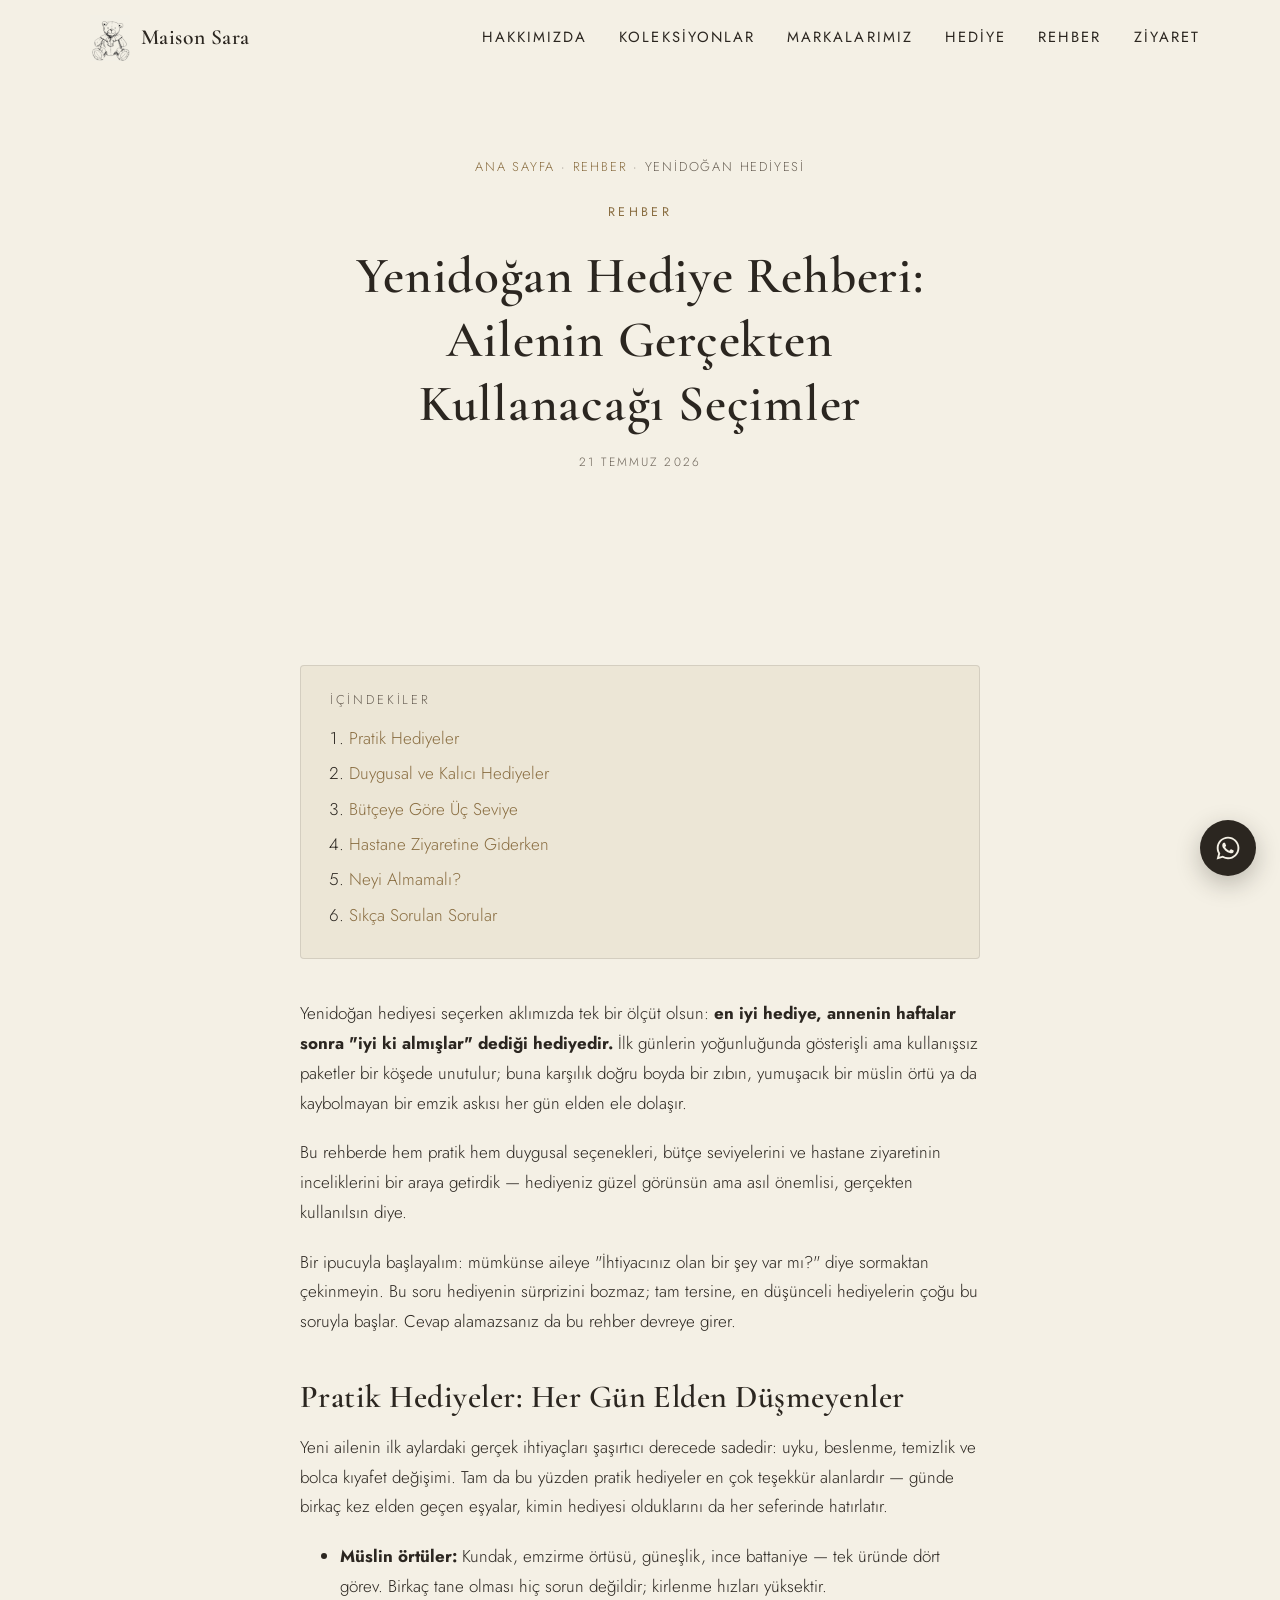
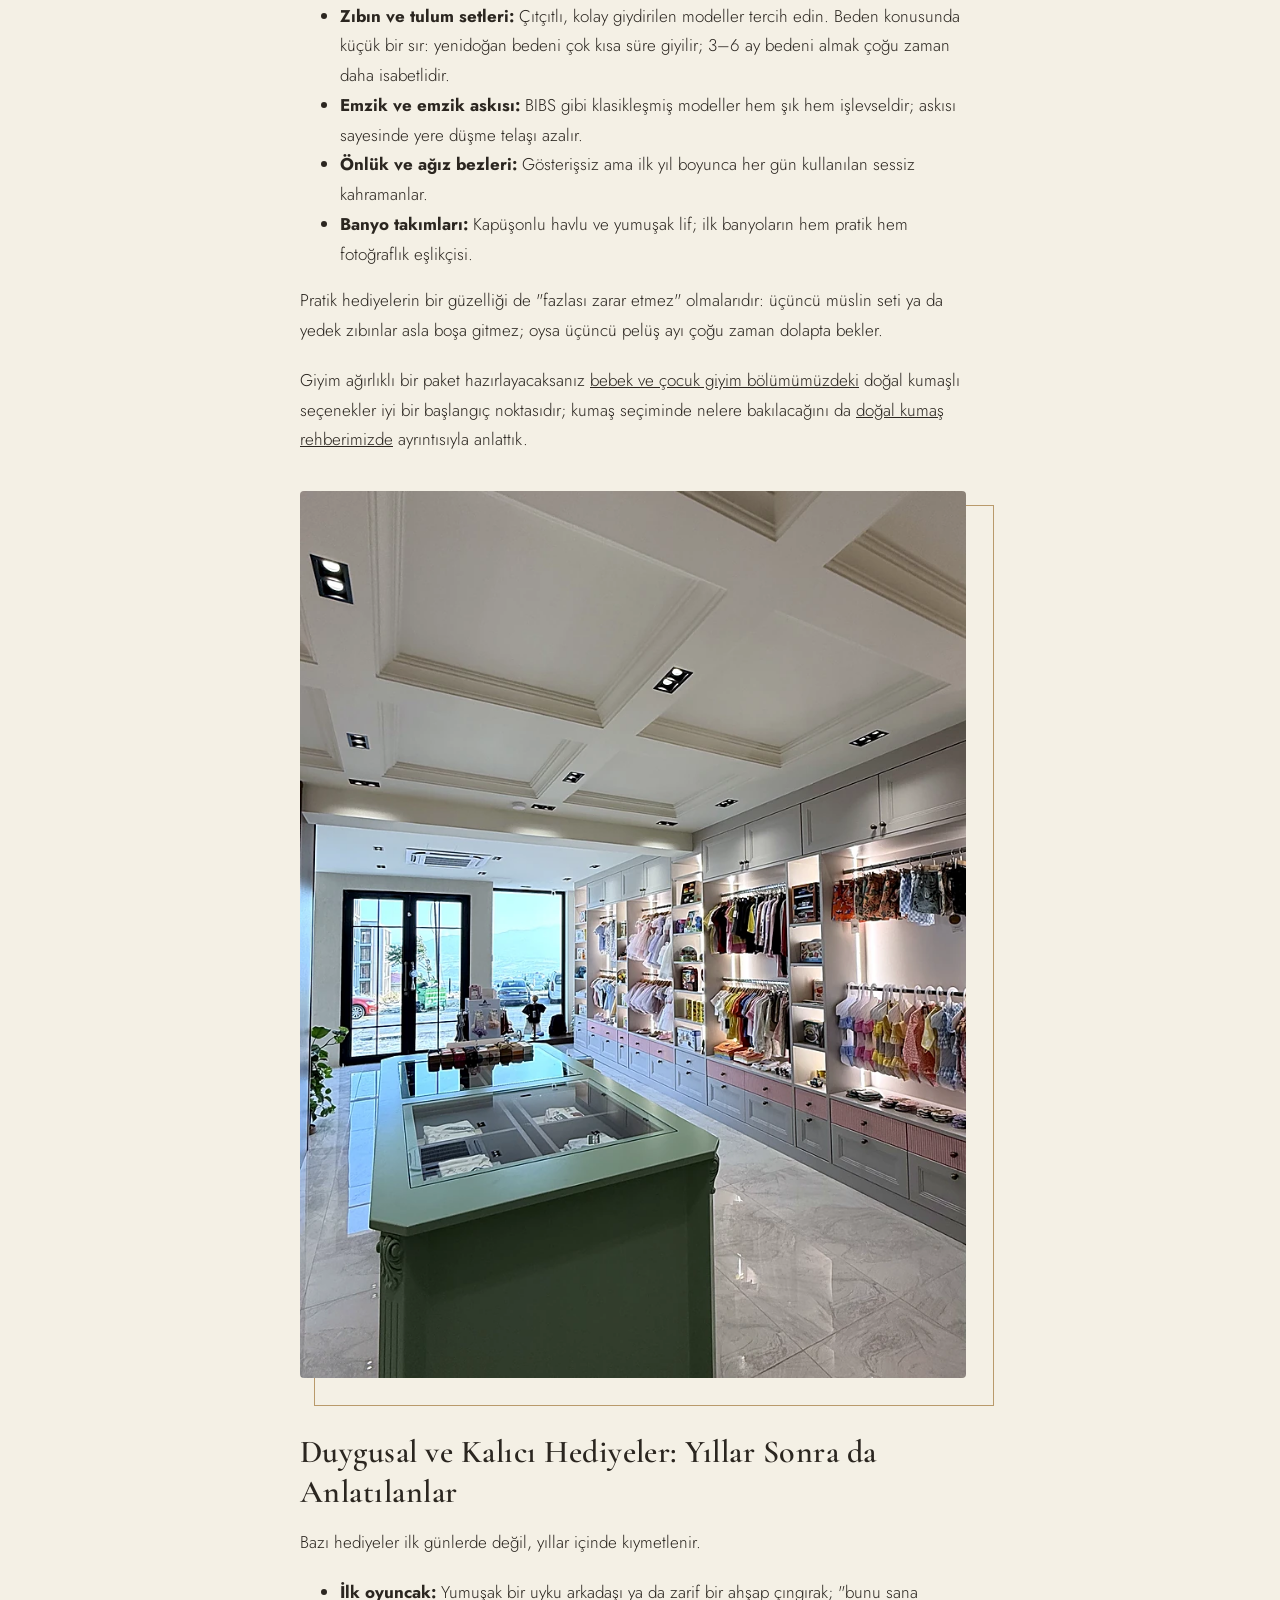
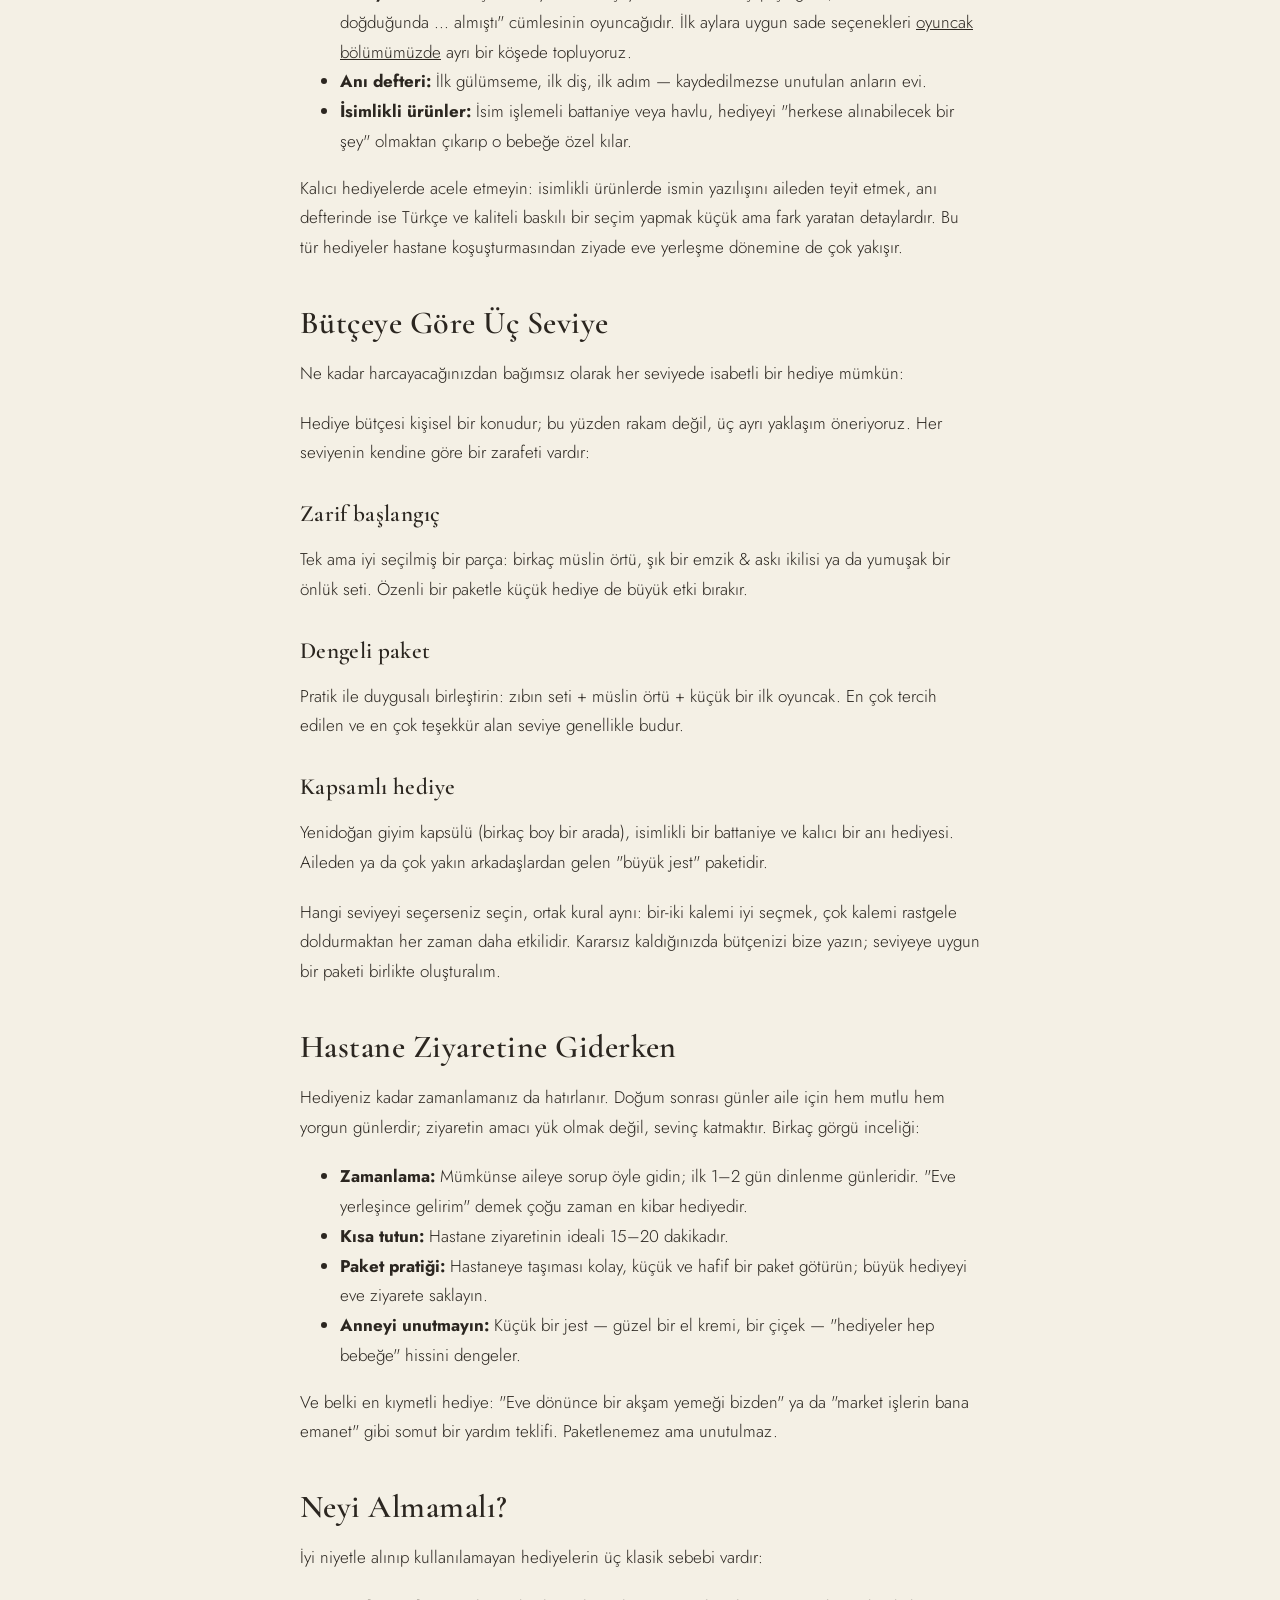
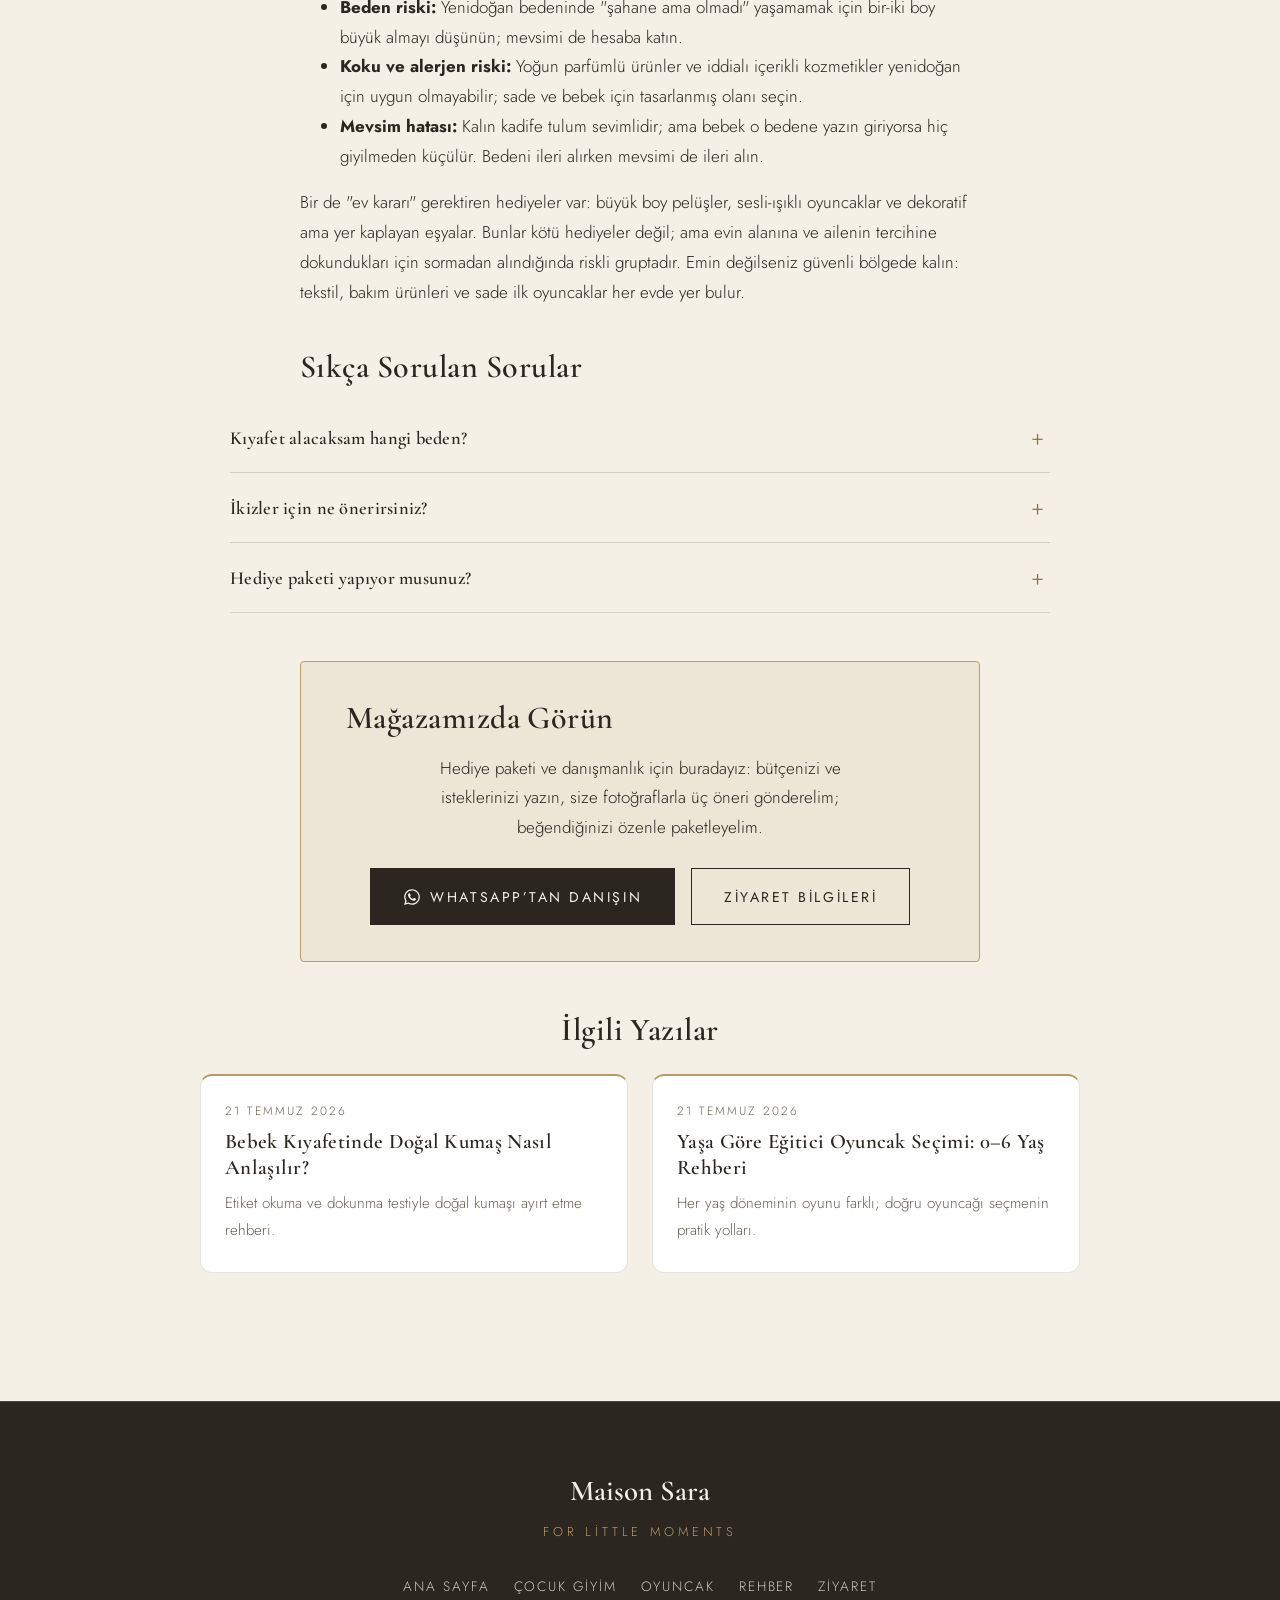
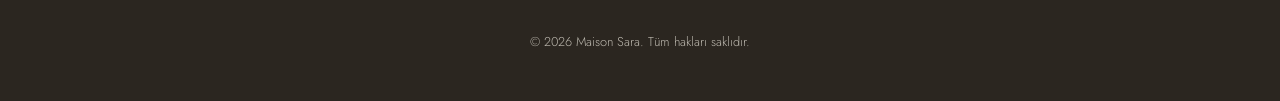
<file: rehber/yenidogan-hediye-rehberi/index.html>
<!DOCTYPE html>
<html lang="tr">
<head>
  <meta charset="UTF-8">
  <meta name="viewport" content="width=device-width, initial-scale=1.0">
  <title>Yenidoğan Hediye Rehberi | Maison Sara</title>
  <meta name="description" content="Yenidoğan hediyesi ne alınır? Pratik ve kalıcı hediye fikirleri, bütçeye göre seçenekler, hastane ziyareti görgü kuralları ve kaçınılması gerekenler.">
  <meta name="robots" content="index, follow">
  <meta name="referrer" content="strict-origin-when-cross-origin">
  <meta name="theme-color" content="#F4F0E5">
  <script>document.documentElement.classList.add("js");</script>

  <link rel="canonical" href="https://maisonsara.com.tr/rehber/yenidogan-hediye-rehberi/">

  <meta property="og:type" content="article">
  <meta property="og:site_name" content="Maison Sara">
  <meta property="og:title" content="Yenidoğan Hediye Rehberi: Ailenin Gerçekten Kullanacağı Seçimler">
  <meta property="og:description" content="En iyi hediye, annenin 'iyi ki' dediği hediyedir. Pratik ve kalıcı seçimler, bütçe seviyeleri ve hastane ziyareti önerileri.">
  <meta property="og:url" content="https://maisonsara.com.tr/rehber/yenidogan-hediye-rehberi/">
  <meta property="og:image" content="https://maisonsara.com.tr/img/rehber/yenidogan-1200.jpg">
  <meta property="og:image:width" content="1200">
  <meta property="og:image:height" content="900">
  <meta property="og:locale" content="tr_TR">
  <meta name="twitter:card" content="summary_large_image">

  <link rel="icon" href="/favicon.ico" sizes="48x48">
  <link rel="icon" type="image/png" href="/favicon.png" sizes="48x48">
  <link rel="apple-touch-icon" href="/apple-touch-icon.png">

  <script type="application/ld+json">
  {
    "@context": "https://schema.org",
    "@type": "Article",
    "headline": "Yenidoğan Hediye Rehberi: Ailenin Gerçekten Kullanacağı Seçimler",
    "description": "Yenidoğan hediyesi ne alınır? Pratik ve kalıcı hediye fikirleri, bütçeye göre seçenekler, hastane ziyareti görgü kuralları ve kaçınılması gerekenler.",
    "image": "https://maisonsara.com.tr/img/rehber/yenidogan-1200.jpg",
    "datePublished": "2026-07-21",
    "dateModified": "2026-07-21",
    "inLanguage": "tr",
    "author": { "@type": "Organization", "name": "Maison Sara", "url": "https://maisonsara.com.tr/" },
    "publisher": {
      "@type": "Organization",
      "name": "Maison Sara",
      "logo": { "@type": "ImageObject", "url": "https://maisonsara.com.tr/img/logo.png" }
    },
    "mainEntityOfPage": { "@type": "WebPage", "@id": "https://maisonsara.com.tr/rehber/yenidogan-hediye-rehberi/" }
  }
  </script>

  <script type="application/ld+json">
  {
    "@context": "https://schema.org",
    "@type": "BreadcrumbList",
    "itemListElement": [
      { "@type": "ListItem", "position": 1, "name": "Ana Sayfa", "item": "https://maisonsara.com.tr/" },
      { "@type": "ListItem", "position": 2, "name": "Rehber", "item": "https://maisonsara.com.tr/rehber/" },
      { "@type": "ListItem", "position": 3, "name": "Yenidoğan Hediye Rehberi", "item": "https://maisonsara.com.tr/rehber/yenidogan-hediye-rehberi/" }
    ]
  }
  </script>

  <link rel="preconnect" href="https://fonts.googleapis.com">
  <link rel="preconnect" href="https://fonts.gstatic.com" crossorigin>
  <link href="https://fonts.googleapis.com/css2?family=Cormorant+Garamond:wght@500;600&amp;family=Jost:wght@300;400&amp;display=swap" rel="stylesheet">

  <link rel="stylesheet" href="/css/style.css">
</head>
<body>

  <a class="skip-link" href="#icerik">İçeriğe geç</a>

  <header class="site-header scrolled">
    <div class="container">
      <a class="brand" href="/" aria-label="Maison Sara — ana sayfa">
        <picture>
          <source srcset="/img/logo-bear.webp" type="image/webp">
          <img src="/img/logo-bear.png" alt="" width="40" height="46">
        </picture>
        <span>Maison Sara</span>
      </a>
      <button class="nav-toggle" type="button" aria-label="Menüyü aç/kapat" aria-expanded="false" aria-controls="site-nav">
        <span></span><span></span><span></span>
      </button>
      <nav class="site-nav" id="site-nav" aria-label="Ana menü">
        <a href="/#hakkimizda">Hakkımızda</a>
        <a href="/#koleksiyonlar">Koleksiyonlar</a>
        <a href="/#markalar">Markalarımız</a>
        <a href="/#hediye-danismanligi">Hediye</a>
        <a href="/rehber/">Rehber</a>
        <a href="/#ziyaret">Ziyaret</a>
      </nav>
    </div>
  </header>

  <main id="icerik">

    <section class="page-hero">
      <div class="container">
        <nav class="breadcrumb" aria-label="Sayfa konumu">
          <a href="/">Ana Sayfa</a> <span>·</span> <a href="/rehber/">Rehber</a> <span>·</span> <span>Yenidoğan Hediyesi</span>
        </nav>
        <span class="eyebrow">Rehber</span>
        <h1>Yenidoğan Hediye Rehberi: Ailenin Gerçekten Kullanacağı Seçimler</h1>
        <p class="post-meta" style="margin-top:1rem">21 Temmuz 2026</p>
      </div>
    </section>

    <section class="section">
      <div class="container">

        <nav class="toc" aria-label="İçindekiler">
          <span class="toc-title">İçindekiler</span>
          <ol>
            <li><a href="#pratik-hediyeler">Pratik Hediyeler</a></li>
            <li><a href="#kalici-hediyeler">Duygusal ve Kalıcı Hediyeler</a></li>
            <li><a href="#butceye-gore">Bütçeye Göre Üç Seviye</a></li>
            <li><a href="#hastane-ziyareti">Hastane Ziyaretine Giderken</a></li>
            <li><a href="#neyi-almamali">Neyi Almamalı?</a></li>
            <li><a href="#sss">Sıkça Sorulan Sorular</a></li>
          </ol>
        </nav>

        <div class="prose article-body">
          <p>Yenidoğan hediyesi seçerken aklımızda tek bir ölçüt olsun: <strong>en iyi hediye, annenin haftalar sonra "iyi ki almışlar" dediği hediyedir.</strong> İlk günlerin yoğunluğunda gösterişli ama kullanışsız paketler bir köşede unutulur; buna karşılık doğru boyda bir zıbın, yumuşacık bir müslin örtü ya da kaybolmayan bir emzik askısı her gün elden ele dolaşır.</p>
          <p>Bu rehberde hem pratik hem duygusal seçenekleri, bütçe seviyelerini ve hastane ziyaretinin inceliklerini bir araya getirdik — hediyeniz güzel görünsün ama asıl önemlisi, gerçekten kullanılsın diye.</p>
          <p>Bir ipucuyla başlayalım: mümkünse aileye "İhtiyacınız olan bir şey var mı?" diye sormaktan çekinmeyin. Bu soru hediyenin sürprizini bozmaz; tam tersine, en düşünceli hediyelerin çoğu bu soruyla başlar. Cevap alamazsanız da bu rehber devreye girer.</p>

          <h2 id="pratik-hediyeler">Pratik Hediyeler: Her Gün Elden Düşmeyenler</h2>
          <p>Yeni ailenin ilk aylardaki gerçek ihtiyaçları şaşırtıcı derecede sadedir: uyku, beslenme, temizlik ve bolca kıyafet değişimi. Tam da bu yüzden pratik hediyeler en çok teşekkür alanlardır — günde birkaç kez elden geçen eşyalar, kimin hediyesi olduklarını da her seferinde hatırlatır.</p>
          <ul>
            <li><strong>Müslin örtüler:</strong> Kundak, emzirme örtüsü, güneşlik, ince battaniye — tek üründe dört görev. Birkaç tane olması hiç sorun değildir; kirlenme hızları yüksektir.</li>
            <li><strong>Zıbın ve tulum setleri:</strong> Çıtçıtlı, kolay giydirilen modeller tercih edin. Beden konusunda küçük bir sır: yenidoğan bedeni çok kısa süre giyilir; 3–6 ay bedeni almak çoğu zaman daha isabetlidir.</li>
            <li><strong>Emzik ve emzik askısı:</strong> BIBS gibi klasikleşmiş modeller hem şık hem işlevseldir; askısı sayesinde yere düşme telaşı azalır.</li>
            <li><strong>Önlük ve ağız bezleri:</strong> Gösterişsiz ama ilk yıl boyunca her gün kullanılan sessiz kahramanlar.</li>
            <li><strong>Banyo takımları:</strong> Kapüşonlu havlu ve yumuşak lif; ilk banyoların hem pratik hem fotoğraflık eşlikçisi.</li>
          </ul>
          <p>Pratik hediyelerin bir güzelliği de "fazlası zarar etmez" olmalarıdır: üçüncü müslin seti ya da yedek zıbınlar asla boşa gitmez; oysa üçüncü pelüş ayı çoğu zaman dolapta bekler.</p>
          <p>Giyim ağırlıklı bir paket hazırlayacaksanız <a href="/cocuk-giyim/">bebek ve çocuk giyim bölümümüzdeki</a> doğal kumaşlı seçenekler iyi bir başlangıç noktasıdır; kumaş seçiminde nelere bakılacağını da <a href="/rehber/dogal-kumas-nasil-anlasilir/">doğal kumaş rehberimizde</a> ayrıntısıyla anlattık.</p>
          <div class="prose-media framed">
            <picture>
              <source srcset="/img/store-800.webp 800w, /img/store-1600.webp 1600w"
                      sizes="(max-width: 767px) 90vw, 640px" type="image/webp">
              <img src="/img/store-800.jpg"
                   srcset="/img/store-800.jpg 800w, /img/store-1600.jpg 1600w"
                   sizes="(max-width: 767px) 90vw, 640px"
                   alt="Maison Sara bebek giyim bölümü — zıbınlar, tulumlar ve bebek kıyafet duvarları"
                   width="1600" height="2133" loading="lazy" decoding="async">
            </picture>
          </div>

          <h2 id="kalici-hediyeler">Duygusal ve Kalıcı Hediyeler: Yıllar Sonra da Anlatılanlar</h2>
          <p>Bazı hediyeler ilk günlerde değil, yıllar içinde kıymetlenir.</p>
          <ul>
            <li><strong>İlk oyuncak:</strong> Yumuşak bir uyku arkadaşı ya da zarif bir ahşap çıngırak; "bunu sana doğduğunda ... almıştı" cümlesinin oyuncağıdır. İlk aylara uygun sade seçenekleri <a href="/oyuncak/">oyuncak bölümümüzde</a> ayrı bir köşede topluyoruz.</li>
            <li><strong>Anı defteri:</strong> İlk gülümseme, ilk diş, ilk adım — kaydedilmezse unutulan anların evi.</li>
            <li><strong>İsimlikli ürünler:</strong> İsim işlemeli battaniye veya havlu, hediyeyi "herkese alınabilecek bir şey" olmaktan çıkarıp o bebeğe özel kılar.</li>
          </ul>
          <p>Kalıcı hediyelerde acele etmeyin: isimlikli ürünlerde ismin yazılışını aileden teyit etmek, anı defterinde ise Türkçe ve kaliteli baskılı bir seçim yapmak küçük ama fark yaratan detaylardır. Bu tür hediyeler hastane koşuşturmasından ziyade eve yerleşme dönemine de çok yakışır.</p>

          <h2 id="butceye-gore">Bütçeye Göre Üç Seviye</h2>
          <p>Ne kadar harcayacağınızdan bağımsız olarak her seviyede isabetli bir hediye mümkün:</p>
          <p>Hediye bütçesi kişisel bir konudur; bu yüzden rakam değil, üç ayrı yaklaşım öneriyoruz. Her seviyenin kendine göre bir zarafeti vardır:</p>
          <h3>Zarif başlangıç</h3>
          <p>Tek ama iyi seçilmiş bir parça: birkaç müslin örtü, şık bir emzik &amp; askı ikilisi ya da yumuşak bir önlük seti. Özenli bir paketle küçük hediye de büyük etki bırakır.</p>
          <h3>Dengeli paket</h3>
          <p>Pratik ile duygusalı birleştirin: zıbın seti + müslin örtü + küçük bir ilk oyuncak. En çok tercih edilen ve en çok teşekkür alan seviye genellikle budur.</p>
          <h3>Kapsamlı hediye</h3>
          <p>Yenidoğan giyim kapsülü (birkaç boy bir arada), isimlikli bir battaniye ve kalıcı bir anı hediyesi. Aileden ya da çok yakın arkadaşlardan gelen "büyük jest" paketidir.</p>
          <p>Hangi seviyeyi seçerseniz seçin, ortak kural aynı: bir-iki kalemi iyi seçmek, çok kalemi rastgele doldurmaktan her zaman daha etkilidir. Kararsız kaldığınızda bütçenizi bize yazın; seviyeye uygun bir paketi birlikte oluşturalım.</p>

          <h2 id="hastane-ziyareti">Hastane Ziyaretine Giderken</h2>
          <p>Hediyeniz kadar zamanlamanız da hatırlanır. Doğum sonrası günler aile için hem mutlu hem yorgun günlerdir; ziyaretin amacı yük olmak değil, sevinç katmaktır. Birkaç görgü inceliği:</p>
          <ul>
            <li><strong>Zamanlama:</strong> Mümkünse aileye sorup öyle gidin; ilk 1–2 gün dinlenme günleridir. "Eve yerleşince gelirim" demek çoğu zaman en kibar hediyedir.</li>
            <li><strong>Kısa tutun:</strong> Hastane ziyaretinin ideali 15–20 dakikadır.</li>
            <li><strong>Paket pratiği:</strong> Hastaneye taşıması kolay, küçük ve hafif bir paket götürün; büyük hediyeyi eve ziyarete saklayın.</li>
            <li><strong>Anneyi unutmayın:</strong> Küçük bir jest — güzel bir el kremi, bir çiçek — "hediyeler hep bebeğe" hissini dengeler.</li>
          </ul>
          <p>Ve belki en kıymetli hediye: "Eve dönünce bir akşam yemeği bizden" ya da "market işlerin bana emanet" gibi somut bir yardım teklifi. Paketlenemez ama unutulmaz.</p>

          <h2 id="neyi-almamali">Neyi Almamalı?</h2>
          <p>İyi niyetle alınıp kullanılamayan hediyelerin üç klasik sebebi vardır:</p>
          <ul>
            <li><strong>Beden riski:</strong> Yenidoğan bedeninde "şahane ama olmadı" yaşamamak için bir-iki boy büyük almayı düşünün; mevsimi de hesaba katın.</li>
            <li><strong>Koku ve alerjen riski:</strong> Yoğun parfümlü ürünler ve iddialı içerikli kozmetikler yenidoğan için uygun olmayabilir; sade ve bebek için tasarlanmış olanı seçin.</li>
            <li><strong>Mevsim hatası:</strong> Kalın kadife tulum sevimlidir; ama bebek o bedene yazın giriyorsa hiç giyilmeden küçülür. Bedeni ileri alırken mevsimi de ileri alın.</li>
          </ul>
          <p>Bir de "ev kararı" gerektiren hediyeler var: büyük boy pelüşler, sesli-ışıklı oyuncaklar ve dekoratif ama yer kaplayan eşyalar. Bunlar kötü hediyeler değil; ama evin alanına ve ailenin tercihine dokundukları için sormadan alındığında riskli gruptadır. Emin değilseniz güvenli bölgede kalın: tekstil, bakım ürünleri ve sade ilk oyuncaklar her evde yer bulur.</p>

          <h2 id="sss">Sıkça Sorulan Sorular</h2>
        </div>

        <div class="faq-list">
          <details class="faq-item">
            <summary>Kıyafet alacaksam hangi beden?</summary>
            <p>Yenidoğan bedeni çok kısa giyildiği için genellikle 3–6 ay bedeni en güvenli seçimdir. Bebeğin doğacağı tarihi öğrenip o bedene denk gelecek mevsimi düşünerek seçim yaparsanız isabet oranı belirgin şekilde artar.</p>
          </details>
          <details class="faq-item">
            <summary>İkizler için ne önerirsiniz?</summary>
            <p>Aynı hediyenin iki farklı renk/desen varyantı hem pratiktir hem de her bebeğin "kendi" eşyası olur. Müslin setleri, zıbınlar ve isimlikli ürünler ikizlerde özellikle sevilir; isim işlemesi karışıklığı da önler.</p>
          </details>
          <details class="faq-item">
            <summary>Hediye paketi yapıyor musunuz?</summary>
            <p>Evet; mağazamızdaki tüm hediyeleri özenle paketliyoruz. Dilerseniz WhatsApp üzerinden hediye danışmanlığı hizmetimizle seçimi birlikte yapar, paketinizi teslim almanız için hazır ederiz.</p>
          </details>
        </div>

        <div class="cta-box">
          <h2 class="section-title" style="font-size:clamp(1.5rem,2.6vw,2rem)">Mağazamızda Görün</h2>
          <p>Hediye paketi ve danışmanlık için buradayız: bütçenizi ve isteklerinizi yazın, size fotoğraflarla üç öneri gönderelim; beğendiğinizi özenle paketleyelim.</p>
          <div class="cta-actions">
            <a class="btn btn-solid btn-wa" href="https://wa.me/905325534633?text=Merhaba%2C%20hediye%20dan%C4%B1%C5%9Fmanl%C4%B1%C4%9F%C4%B1%20almak%20istiyorum.%20Ya%C5%9F%3A%20...%20B%C3%BCt%C3%A7e%3A%20..." target="_blank" rel="noopener">
              <svg viewBox="0 0 448 512" aria-hidden="true"><path fill="currentColor" d="M380.9 97.1C339 55.1 283.2 32 223.9 32c-122.4 0-222 99.6-222 222 0 39.1 10.2 77.3 29.6 111L0 480l117.7-30.9c32.4 17.7 68.9 27 106.1 27h.1c122.3 0 224.1-99.6 224.1-222 0-59.3-25.2-115-67.1-157zm-157 341.6c-33.2 0-65.7-8.9-94-25.7l-6.7-4-69.8 18.3L72 359.2l-4.4-7c-18.5-29.4-28.2-63.3-28.2-98.2 0-101.7 82.8-184.5 184.6-184.5 49.3 0 95.6 19.2 130.4 54.1 34.8 34.9 56.2 81.2 56.1 130.5 0 101.8-84.9 184.6-186.6 184.6zm101.2-138.2c-5.5-2.8-32.8-16.2-37.9-18-5.1-1.9-8.8-2.8-12.5 2.8-3.7 5.6-14.3 18-17.6 21.8-3.2 3.7-6.5 4.2-12 1.4-32.6-16.3-54-29.1-75.5-66-5.7-9.8 5.7-9.1 16.3-30.3 1.8-3.7.9-6.9-.5-9.7-1.4-2.8-12.5-30.1-17.1-41.2-4.5-10.8-9.1-9.3-12.5-9.5-3.2-.2-6.9-.2-10.6-.2-3.7 0-9.7 1.4-14.8 6.9-5.1 5.6-19.4 19-19.4 46.3 0 27.3 19.9 53.7 22.6 57.4 2.8 3.7 39.1 59.7 94.8 83.8 35.2 15.2 49 16.5 66.6 13.9 10.7-1.6 32.8-13.4 37.4-26.4 4.6-13 4.6-24.1 3.2-26.4-1.3-2.5-5-3.9-10.5-6.6z"/></svg>
              WhatsApp&rsquo;tan Danışın
            </a>
            <a class="btn btn-ghost" href="/#ziyaret">Ziyaret Bilgileri</a>
          </div>
        </div>

        <h2 class="section-title" style="text-align:center;margin:3rem auto 1.5rem;font-size:clamp(1.5rem,2.6vw,2rem)">İlgili Yazılar</h2>
        <div class="post-grid two">
          <a class="post-card" href="/rehber/dogal-kumas-nasil-anlasilir/">
            <div class="post-card-body">
              <p class="post-meta">21 Temmuz 2026</p>
              <h3>Bebek Kıyafetinde Doğal Kumaş Nasıl Anlaşılır?</h3>
              <p class="post-excerpt">Etiket okuma ve dokunma testiyle doğal kumaşı ayırt etme rehberi.</p>
            </div>
          </a>
          <a class="post-card" href="/rehber/yasa-gore-egitici-oyuncak-secimi/">
            <div class="post-card-body">
              <p class="post-meta">21 Temmuz 2026</p>
              <h3>Yaşa Göre Eğitici Oyuncak Seçimi: 0–6 Yaş Rehberi</h3>
              <p class="post-excerpt">Her yaş döneminin oyunu farklı; doğru oyuncağı seçmenin pratik yolları.</p>
            </div>
          </a>
        </div>

      </div>
    </section>

  </main>

  <footer class="site-footer">
    <p class="footer-brand">Maison Sara</p>
    <p class="footer-tagline">for little moments</p>
    <nav class="footer-nav" aria-label="Alt menü">
      <a href="/">Ana Sayfa</a>
      <a href="/cocuk-giyim/">Çocuk Giyim</a>
      <a href="/oyuncak/">Oyuncak</a>
      <a href="/rehber/">Rehber</a>
      <a href="/#ziyaret">Ziyaret</a>
    </nav>
    <p class="footer-copy">© 2026 Maison Sara. Tüm hakları saklıdır.</p>
  </footer>

  <script src="/js/main.js" defer></script>
  <a class="wa-fab" href="https://wa.me/905325534633?text=Merhaba%2C%20hediye%20dan%C4%B1%C5%9Fmanl%C4%B1%C4%9F%C4%B1%20almak%20istiyorum.%20Ya%C5%9F%3A%20...%20B%C3%BCt%C3%A7e%3A%20..." target="_blank" rel="noopener" aria-label="WhatsApp ile yazın">
    <svg viewBox="0 0 448 512" aria-hidden="true" focusable="false"><path fill="currentColor" d="M380.9 97.1C339 55.1 283.2 32 223.9 32c-122.4 0-222 99.6-222 222 0 39.1 10.2 77.3 29.6 111L0 480l117.7-30.9c32.4 17.7 68.9 27 106.1 27h.1c122.3 0 224.1-99.6 224.1-222 0-59.3-25.2-115-67.1-157zm-157 341.6c-33.2 0-65.7-8.9-94-25.7l-6.7-4-69.8 18.3L72 359.2l-4.4-7c-18.5-29.4-28.2-63.3-28.2-98.2 0-101.7 82.8-184.5 184.6-184.5 49.3 0 95.6 19.2 130.4 54.1 34.8 34.9 56.2 81.2 56.1 130.5 0 101.8-84.9 184.6-186.6 184.6zm101.2-138.2c-5.5-2.8-32.8-16.2-37.9-18-5.1-1.9-8.8-2.8-12.5 2.8-3.7 5.6-14.3 18-17.6 21.8-3.2 3.7-6.5 4.2-12 1.4-32.6-16.3-54-29.1-75.5-66-5.7-9.8 5.7-9.1 16.3-30.3 1.8-3.7.9-6.9-.5-9.7-1.4-2.8-12.5-30.1-17.1-41.2-4.5-10.8-9.1-9.3-12.5-9.5-3.2-.2-6.9-.2-10.6-.2-3.7 0-9.7 1.4-14.8 6.9-5.1 5.6-19.4 19-19.4 46.3 0 27.3 19.9 53.7 22.6 57.4 2.8 3.7 39.1 59.7 94.8 83.8 35.2 15.2 49 16.5 66.6 13.9 10.7-1.6 32.8-13.4 37.4-26.4 4.6-13 4.6-24.1 3.2-26.4-1.3-2.5-5-3.9-10.5-6.6z"/></svg>
  </a>

</body>
</html>
</file>
<file: css/style.css>
/* ============================================================
   Maison Sara — for little moments
   Design system & layout
   ============================================================ */

:root {
  /* Renkler — logo PDF'ten ve mağaza fotoğraflarından örneklendi */
  --cream:      #F4F0E5;
  --cream-deep: #ECE6D6;
  --ink:        #2B2620;
  --ink-soft:   #6B6257;
  --blush:      #E9CBCE;
  --blush-deep: #D9A8AE;
  --blush-text: #A66A72;  /* açık zeminde okunur pudra (WCAG AA) */
  --sage:       #B9C6B2;
  --sage-deep:  #93A68B;
  --sage-text:  #5F7256;  /* açık zeminde okunur adaçayı (WCAG AA) */
  --gold:       #B99A6B;  /* çizgiler, dekor ve koyu zemin */
  --gold-text:  #8A6E42;  /* açık zeminde okunur altın (WCAG AA) */

  /* Tipografi */
  --font-serif: "Cormorant Garamond", "Times New Roman", serif;
  --font-sans:  "Jost", "Helvetica Neue", sans-serif;

  /* Ölçüler */
  --container: 1200px;
  --section-pad: clamp(4rem, 10vw, 8rem);
  --header-h: 76px;
}

/* ---------- Reset & temel ---------- */
*, *::before, *::after { box-sizing: border-box; }

html { scroll-behavior: smooth; }

body {
  margin: 0;
  background: var(--cream);
  color: var(--ink);
  font-family: var(--font-sans);
  font-weight: 300;
  font-size: 1.0625rem;
  line-height: 1.75;
  -webkit-font-smoothing: antialiased;
  text-rendering: optimizeLegibility;
}

img { max-width: 100%; height: auto; display: block; }

/* <picture> sargıları yerleşime karışmasın — img doğrudan ebeveynine göre konumlanır */
picture { display: contents; }

h1, h2, h3 {
  font-family: var(--font-serif);
  font-weight: 600;
  font-style: normal;
  line-height: 1.25;
  letter-spacing: 0.015em;
  margin: 0 0 1rem;
}

p { margin: 0 0 1.25rem; }

a { color: inherit; }

.container {
  max-width: var(--container);
  margin-inline: auto;
  padding-inline: clamp(1.25rem, 4vw, 2.5rem);
}

/* Çapa ile gelinen bölümler sabit header'ın altında kalmasın */
section[id] {
  scroll-margin-top: calc(var(--header-h) + 12px);
}

/* Küçük büyük-harfli etiket (for little moments tarzı) */
.eyebrow {
  font-family: var(--font-sans);
  font-weight: 400;
  font-size: 0.78rem;
  letter-spacing: 0.28em;
  text-transform: uppercase;
  color: var(--gold-text);
  display: block;
  margin-bottom: 1.25rem;
}

/* Klavye kullanıcıları için içeriğe atlama linki */
.skip-link {
  position: absolute;
  top: -100px;
  left: 1rem;
  z-index: 200;
  background: var(--ink);
  color: var(--cream);
  padding: 0.7rem 1.4rem;
  font-size: 0.9rem;
  letter-spacing: 0.1em;
  text-decoration: none;
  border-radius: 0 0 4px 4px;
  transition: top 0.2s ease;
}

.skip-link:focus { top: 0; }

/* Klavye odağı */
:focus-visible {
  outline: 2px solid var(--ink);
  outline-offset: 3px;
}

.visit :focus-visible,
.site-footer :focus-visible {
  outline-color: var(--cream);
}

/* ---------- Header ---------- */
.site-header {
  position: fixed;
  inset: 0 0 auto 0;
  z-index: 100;
  height: var(--header-h);
  display: flex;
  align-items: center;
  transition: box-shadow 0.35s ease;
}

/* Buzlu cam zemin pseudo-öğede: header'ın kendisine backdrop-filter
   verilirse fixed konumlu mobil menü header kutusuna hapsolur (containing block). */
.site-header::before {
  content: "";
  position: absolute;
  inset: 0;
  z-index: -1;
  background: rgba(244, 240, 229, 0.92);
  -webkit-backdrop-filter: blur(10px);
  backdrop-filter: blur(10px);
  opacity: 0;
  transition: opacity 0.35s ease;
}

.site-header.scrolled::before { opacity: 1; }

.site-header.scrolled {
  box-shadow: 0 1px 0 rgba(43, 38, 32, 0.08);
}

.site-header .container {
  width: 100%;
  display: flex;
  align-items: center;
  justify-content: space-between;
  gap: 1.5rem;
}

.brand {
  display: flex;
  align-items: center;
  gap: 0.65rem;
  text-decoration: none;
}

.brand img { width: 40px; height: auto; }

.brand span {
  font-family: var(--font-serif);
  font-weight: 600;
  font-size: 1.35rem;
  letter-spacing: 0.02em;
  white-space: nowrap;
}

.site-nav {
  display: flex;
  align-items: center;
  gap: clamp(1.25rem, 2.5vw, 2.25rem);
}

.site-nav a {
  text-decoration: none;
  font-weight: 400;
  font-size: 0.92rem;
  letter-spacing: 0.14em;
  text-transform: uppercase;
  position: relative;
  padding-block: 0.35rem;
}

.site-nav a:not(.lang-switch)::after {
  content: "";
  position: absolute;
  left: 0; right: 100%;
  bottom: 0;
  height: 1px;
  background: var(--gold);
  transition: right 0.3s ease;
}

.site-nav a:not(.lang-switch):hover::after { right: 0; }

.lang-switch {
  border: 1px solid rgba(43, 38, 32, 0.35);
  padding: 0.3rem 0.8rem !important;
  border-radius: 999px;
  font-size: 0.8rem !important;
  transition: background 0.25s ease, color 0.25s ease;
}

.lang-switch:hover { background: var(--ink); color: var(--cream); }

/* Mobil menü düğmesi */
.nav-toggle {
  display: none;
  background: none;
  border: 0;
  width: 44px;
  height: 44px;
  cursor: pointer;
  z-index: 110;
  padding: 10px;
}

.nav-toggle span {
  display: block;
  height: 1.5px;
  background: var(--ink);
  margin: 6px 0;
  transition: transform 0.3s ease, opacity 0.3s ease;
}

/* ---------- Hero ---------- */
.hero {
  min-height: 100svh;
  display: grid;
  grid-template-columns: minmax(0, 5fr) minmax(0, 6fr);
  align-items: stretch;
}

.hero-panel {
  display: flex;
  flex-direction: column;
  justify-content: center;
  align-items: center;
  text-align: center;
  padding: calc(var(--header-h) + 2rem) clamp(1.5rem, 5vw, 4.5rem) 3rem;
}

.hero-logo {
  width: min(330px, 68%);
  margin-bottom: clamp(2rem, 4vh, 3rem);
}

.hero h1 {
  font-size: clamp(1.8rem, 2.6vw, 2.45rem);
  font-weight: 600;
  font-style: normal;
  line-height: 1.3;
  letter-spacing: 0.015em;
  color: var(--ink);
  max-width: 21ch;
  margin-inline: auto;
  margin-bottom: 1.4rem;
  padding-top: 1.75rem;
  position: relative;
}

/* Başlığın üstünde ince altın ayraç */
.hero h1::before {
  content: "";
  position: absolute;
  top: 0;
  left: 50%;
  transform: translateX(-50%);
  width: 56px;
  height: 1px;
  background: var(--gold);
}

.hero-sub {
  font-size: 0.8rem;
  font-weight: 400;
  letter-spacing: 0.2em;
  text-transform: uppercase;
  color: var(--gold-text);
  margin: -0.3rem 0 1.3rem;
}

.hero-lead {
  color: var(--ink-soft);
  font-size: 1rem;
  letter-spacing: 0.01em;
  max-width: 46ch;
  margin-inline: auto;
  margin-bottom: 2.5rem;
}

.hero-cta {
  display: flex;
  flex-wrap: wrap;
  justify-content: center;
  gap: 1rem;
}

.btn {
  display: inline-block;
  text-decoration: none;
  font-weight: 400;
  font-size: 0.88rem;
  letter-spacing: 0.18em;
  text-transform: uppercase;
  padding: 0.95rem 2rem;
  border: 1px solid var(--ink);
  transition: background 0.3s ease, color 0.3s ease, border-color 0.3s ease;
}

.btn-solid { background: var(--ink); color: var(--cream); }
.btn-solid:hover { background: transparent; color: var(--ink); }

.btn-ghost { background: transparent; color: var(--ink); }
.btn-ghost:hover { background: var(--ink); color: var(--cream); }

.hero-media {
  position: relative;
  overflow: hidden;
  min-height: 60vh;
}

.hero-media img {
  position: absolute;
  inset: 0;
  width: 100%;
  height: 100%;
  object-fit: cover;
  animation: kenburns 9s ease-out forwards;
}

@keyframes kenburns {
  from { transform: scale(1.07); }
  to   { transform: scale(1); }
}

/* Krem geçiş — panel ile fotoğraf arasında yumuşak köprü */
.hero-media::before {
  content: "";
  position: absolute;
  inset: 0;
  z-index: 1;
  background: linear-gradient(90deg, var(--cream) 0%, rgba(244,240,229,0) 18%);
  pointer-events: none;
}

/* ---------- Bölüm iskeleti ---------- */
.section { padding-block: var(--section-pad); }
.section-alt { background: var(--cream-deep); }

.section-title {
  font-size: clamp(2rem, 4.5vw, 3.2rem);
  max-width: 20ch;
}

/* ---------- Giriş şeridi ---------- */
.intro { text-align: center; }

.intro .container { max-width: 820px; }

.intro p {
  font-size: 1.1rem;
  color: var(--ink-soft);
}

.intro-closing {
  font-family: var(--font-serif);
  font-weight: 600;
  font-size: 1.4rem;
  line-height: 1.45;
  letter-spacing: 0.015em;
  color: var(--ink);
  margin-top: 1.75rem;
}

.values {
  display: flex;
  justify-content: center;
  align-items: center;
  gap: clamp(1.25rem, 4vw, 2.5rem);
  margin-top: 3rem;
  padding: 0;
  list-style: none;
  flex-wrap: wrap;
}

.values li {
  font-size: 0.82rem;
  letter-spacing: 0.26em;
  text-transform: uppercase;
  font-weight: 400;
  color: var(--ink);
}

.values li + li::before {
  content: "·";
  color: var(--gold);
  margin-right: clamp(1.25rem, 4vw, 2.5rem);
}

/* ---------- Görsel çerçeveleri ---------- */
.framed {
  position: relative;
}

.framed::before {
  content: "";
  position: absolute;
  inset: 0;
  transform: translate(14px, 14px);
  border: 1px solid var(--gold);
  z-index: 0;
  pointer-events: none;
}

.framed img {
  position: relative;
  z-index: 1;
  border-radius: 4px;
  width: 100%;
  object-fit: cover;
}

.framed.arch img,
.framed.arch::before {
  border-radius: 200px 200px 4px 4px;
}

/* Bölüm içi fotoğraflar */
.gift-media { margin-top: 2.25rem; padding: 0 14px 14px 0; }
.prose-media { margin: 2.25rem 0; padding: 0 14px 14px 0; }
.visit-media { margin-bottom: 1.25rem; }
.visit-media img { display: block; width: 100%; border-radius: 4px; }

/* ---------- Hakkımızda ---------- */
.about-grid {
  display: grid;
  grid-template-columns: minmax(0, 5fr) minmax(0, 6fr);
  gap: clamp(2.5rem, 6vw, 5rem);
  align-items: center;
}

/* Kemerli görsel: sütuna hakim olmasın, çerçevesi tam görünsün */
.about-media {
  width: 100%;
  max-width: 440px;
  margin-inline: auto;
  padding: 0 14px 14px 0; /* altın çerçevenin taşma payı */
}

.about-media img {
  aspect-ratio: 4 / 5;
  object-fit: cover;
}

.about-quote {
  font-family: var(--font-serif);
  font-weight: 600;
  font-size: clamp(1.25rem, 2vw, 1.5rem);
  line-height: 1.5;
  letter-spacing: 0.015em;
  text-align: center;
  color: var(--ink);
  border-block: 1px solid var(--gold);
  padding: 1.6rem 1.25rem;
  margin: 2.5rem 0 0;
}

.about-quote::before {
  content: "\2726"; /* logodaki yıldız motifi */
  display: block;
  color: var(--gold);
  font-size: 0.85rem;
  margin-bottom: 0.9rem;
}

/* ---------- Koleksiyonlar ---------- */
.collection-head { text-align: center; margin-bottom: clamp(3rem, 7vw, 5rem); }
.collection-head .section-title { margin-inline: auto; }

.collection-row {
  display: grid;
  grid-template-columns: minmax(0, 6fr) minmax(0, 5fr);
  gap: clamp(2.5rem, 6vw, 5rem);
  align-items: center;
}

.collection-row + .collection-row { margin-top: clamp(4rem, 9vw, 7rem); }

.collection-row.flip .collection-media { order: 2; }
.collection-row.flip .collection-text { order: 1; }

.collection-text h3 {
  font-size: clamp(1.7rem, 3vw, 2.4rem);
  margin-bottom: 1.25rem;
}

.collection-text .eyebrow { margin-bottom: 0.9rem; }

.collection-row[data-accent="sage"] .eyebrow { color: var(--sage-text); }
.collection-row[data-accent="blush"] .eyebrow { color: var(--blush-text); }

.signature-line {
  font-family: var(--font-serif);
  font-weight: 600;
  font-size: 1.25rem;
  letter-spacing: 0.015em;
  color: var(--ink);
  margin-top: 1.5rem;
}

.signature-line::before {
  content: "";
  display: block;
  width: 48px;
  height: 1px;
  background: var(--gold);
  margin-bottom: 1rem;
}

.collection-link {
  display: inline-block;
  margin-top: 1.4rem;
  font-size: 0.85rem;
  font-weight: 400;
  letter-spacing: 0.16em;
  text-transform: uppercase;
  text-decoration: none;
  border-bottom: 1px solid var(--gold);
  padding-bottom: 0.25rem;
  transition: border-color 0.25s ease, color 0.25s ease;
}

.collection-link:hover { color: var(--gold-text); border-color: var(--gold-text); }

/* Giyim kolajı */
.collage {
  position: relative;
  padding-bottom: 3.5rem;
  padding-right: clamp(2rem, 6vw, 4.5rem);
}

.collage .collage-main img {
  border-radius: 4px;
  width: 100%;
}

.collage .collage-overlay {
  position: absolute;
  right: 0;
  bottom: 0;
  width: 46%;
  box-shadow: 0 18px 45px rgba(43, 38, 32, 0.22);
  border: 6px solid var(--cream);
  border-radius: 4px;
  overflow: hidden;
}

.section-alt .collage .collage-overlay { border-color: var(--cream-deep); }

/* ---------- Markalar ---------- */
.brands-head { text-align: center; margin-bottom: clamp(2.5rem, 6vw, 4rem); }
.brands-head .section-title { margin-inline: auto; }

.brand-grid {
  display: grid;
  grid-template-columns: repeat(auto-fill, minmax(150px, 1fr));
  gap: 0.9rem;
  padding: 0;
  margin: 0 0 2.5rem;
  list-style: none;
}

.brand-grid li {
  display: flex;
  align-items: center;
  justify-content: center;
  min-height: 104px;
  padding: 1rem 1.2rem;
  background: #fff;
  border: 1px solid rgba(43, 38, 32, 0.12);
  border-radius: 12px;
  transition: border-color 0.3s ease, transform 0.3s ease, box-shadow 0.3s ease;
}

.brand-grid li:hover {
  transform: translateY(-3px);
  border-color: rgba(43, 38, 32, 0.24);
  box-shadow: 0 10px 24px rgba(43, 38, 32, 0.08);
}

.brand-grid img {
  max-width: 82%;
  max-height: 56px;
  width: auto;
  height: auto;
  object-fit: contain;
}

.brand-grid .brand-text {
  font-family: var(--font-serif);
  font-weight: 500;
  font-size: 1.1rem;
  letter-spacing: 0.03em;
  text-align: center;
  color: var(--ink-soft);
}

.brands-note {
  text-align: center;
  color: var(--ink-soft);
  max-width: 62ch;
  margin-inline: auto;
}

/* ---------- Ziyaret ---------- */
.visit {
  background: var(--ink);
  color: var(--cream);
}

.visit .eyebrow { color: var(--gold); }

.visit-grid {
  display: grid;
  grid-template-columns: minmax(0, 5fr) minmax(0, 6fr);
  gap: clamp(2.5rem, 6vw, 5rem);
  align-items: center;
}

.visit .section-title { color: var(--cream); }

.visit-item { margin-bottom: 1.6rem; }

.visit-item .label {
  display: block;
  font-size: 0.75rem;
  letter-spacing: 0.26em;
  text-transform: uppercase;
  color: var(--gold);
  margin-bottom: 0.3rem;
}

.visit-item p { margin: 0; color: rgba(244, 240, 229, 0.88); }

.visit-cta {
  display: flex;
  flex-wrap: wrap;
  gap: 1rem;
  margin-top: 2.25rem;
}

.visit .btn { border-color: var(--cream); color: var(--cream); }
.visit .btn:hover { background: var(--cream); color: var(--ink); }
.visit .btn-solid { background: var(--cream); color: var(--ink); }
.visit .btn-solid:hover { background: transparent; color: var(--cream); }

.visit-map {
  position: relative;
  border-radius: 4px;
  overflow: hidden;
  aspect-ratio: 4 / 3;
  border: 1px solid rgba(244, 240, 229, 0.25);
}

.visit-map iframe {
  position: absolute;
  inset: 0;
  width: 100%;
  height: 100%;
  border: 0;
  filter: grayscale(0.35) sepia(0.08);
}

/* Harita tıkla-yükle ön yüzü — iframe ancak istenince yüklenir */
.map-facade {
  position: absolute;
  inset: 0;
  width: 100%;
  height: 100%;
  border: 0;
  background: var(--cream-deep);
  color: var(--ink);
  cursor: pointer;
  display: flex;
  flex-direction: column;
  align-items: center;
  justify-content: center;
  gap: 0.9rem;
  font-family: var(--font-sans);
  transition: background 0.25s ease;
}

.map-facade:hover { background: var(--cream); }

.map-facade .pin {
  font-size: 2rem;
  line-height: 1;
}

.map-facade span {
  font-size: 0.85rem;
  letter-spacing: 0.16em;
  text-transform: uppercase;
}

.map-facade small {
  font-size: 0.78rem;
  color: var(--ink-soft);
  letter-spacing: 0.02em;
}

/* ---------- SSS ---------- */
.faq-head { text-align: center; margin-bottom: clamp(2rem, 5vw, 3.5rem); }
.faq-head .section-title { margin-inline: auto; }

.faq-list {
  max-width: 820px;
  margin-inline: auto;
}

.faq-item {
  border-bottom: 1px solid rgba(43, 38, 32, 0.15);
}

.faq-item summary {
  font-family: var(--font-serif);
  font-weight: 600;
  font-size: 1.15rem;
  letter-spacing: 0.015em;
  padding: 1.15rem 2.2rem 1.15rem 0;
  cursor: pointer;
  list-style: none;
  position: relative;
}

.faq-item summary::-webkit-details-marker { display: none; }

.faq-item summary::after {
  content: "+";
  position: absolute;
  right: 0.35rem;
  top: 50%;
  transform: translateY(-50%);
  font-family: var(--font-sans);
  font-weight: 300;
  font-size: 1.4rem;
  color: var(--gold-text);
  transition: transform 0.25s ease;
}

.faq-item[open] summary::after { transform: translateY(-50%) rotate(45deg); }

.faq-item p {
  color: var(--ink-soft);
  margin: 0;
  padding: 0 2.2rem 1.3rem 0;
}

/* ---------- Alt sayfalar ---------- */
.page-hero {
  padding: calc(var(--header-h) + clamp(3rem, 8vw, 5rem)) 0 clamp(2.5rem, 6vw, 4rem);
  text-align: center;
}

.breadcrumb {
  font-size: 0.8rem;
  letter-spacing: 0.14em;
  text-transform: uppercase;
  margin-bottom: 1.5rem;
}

.breadcrumb a {
  color: var(--gold-text);
  text-decoration: none;
}

.breadcrumb a:hover { text-decoration: underline; }

.breadcrumb span { color: var(--ink-soft); }

.page-hero h1 {
  font-size: clamp(2rem, 4.5vw, 3.2rem);
  max-width: 24ch;
  margin-inline: auto;
}

.page-hero .hero-sub { margin-top: 0.5rem; }

.prose {
  max-width: 68ch;
}

.prose h2 {
  font-size: clamp(1.5rem, 2.6vw, 2rem);
  margin-top: 2.5rem;
}

/* ---------- Footer ---------- */
.site-footer {
  background: var(--ink);
  color: var(--cream);
  text-align: center;
  padding: 4rem 1.5rem 3rem;
  border-top: 1px solid rgba(244, 240, 229, 0.15);
}

.footer-brand {
  font-family: var(--font-serif);
  font-weight: 600;
  font-size: 1.8rem;
  margin: 0 0 0.25rem;
}

.footer-tagline {
  font-size: 0.8rem;
  letter-spacing: 0.3em;
  text-transform: uppercase;
  color: var(--gold);
  margin-bottom: 2rem;
}

.footer-nav {
  display: flex;
  justify-content: center;
  flex-wrap: wrap;
  gap: 1.5rem;
  margin-bottom: 2rem;
}

.footer-nav a {
  text-decoration: none;
  font-size: 0.85rem;
  letter-spacing: 0.14em;
  text-transform: uppercase;
  color: rgba(244, 240, 229, 0.8);
  transition: color 0.25s ease;
}

.footer-nav a:hover { color: var(--cream); }

.footer-copy {
  font-size: 0.8rem;
  color: rgba(244, 240, 229, 0.72);
  margin: 0;
}

/* ---------- Scroll reveal ----------
   Gizli başlangıç yalnızca JS çalışıyorsa (html.js) uygulanır;
   JS kapalıyken içerik her zaman görünür. */
.js .reveal {
  opacity: 0;
  transform: translateY(24px);
  transition: opacity 0.7s ease, transform 0.7s ease;
  transition-delay: var(--reveal-delay, 0s);
}

.js .reveal.is-visible {
  opacity: 1;
  transform: none;
}

/* ---------- WhatsApp yüzen buton ---------- */
.wa-fab {
  position: fixed;
  right: clamp(1rem, 3vw, 1.5rem);
  bottom: clamp(1rem, 3vw, 1.5rem);
  z-index: 90;
  display: flex;
  align-items: center;
  justify-content: center;
  width: 56px;
  height: 56px;
  border-radius: 50%;
  background: var(--ink);
  color: var(--cream);
  box-shadow: 0 8px 24px rgba(43, 38, 32, 0.28);
  transition: transform 0.25s ease, box-shadow 0.25s ease;
}

.wa-fab:hover {
  transform: translateY(-2px);
  box-shadow: 0 12px 28px rgba(43, 38, 32, 0.34);
}

.wa-fab svg { width: 26px; height: 26px; }

body.nav-open .wa-fab { visibility: hidden; }

/* ---------- Hediye danışmanlığı ---------- */
.gift-panel {
  max-width: 880px;
  margin-inline: auto;
  text-align: center;
  background: rgba(233, 203, 206, 0.3);
  border: 1px solid var(--blush-deep);
  border-radius: 4px;
  padding: clamp(2.5rem, 6vw, 4rem) clamp(1.5rem, 5vw, 3.5rem);
}

.gift-panel .eyebrow { color: var(--blush-text); }

.gift-panel .section-title { margin-inline: auto; }

.gift-sub {
  font-family: var(--font-serif);
  font-weight: 600;
  font-size: clamp(1.25rem, 2.2vw, 1.6rem);
  margin: 0 0 1rem;
}

.gift-panel > p:not(.gift-sub):not(.gift-note) {
  max-width: 56ch;
  margin-inline: auto;
}

.gift-steps {
  display: flex;
  justify-content: center;
  align-items: flex-start;
  gap: clamp(1.2rem, 4vw, 2.5rem);
  list-style: none;
  padding: 0;
  margin: 2.5rem 0 2rem;
}

.gift-steps li {
  position: relative;
  display: flex;
  flex-direction: column;
  align-items: center;
  gap: 0.7rem;
  max-width: 170px;
  font-size: 0.82rem;
  letter-spacing: 0.14em;
  text-transform: uppercase;
}

.gift-steps li svg { width: 38px; height: 38px; color: var(--blush-text); }

.gift-steps li + li::before {
  content: "→";
  position: absolute;
  left: calc(-0.5 * clamp(1.2rem, 4vw, 2.5rem));
  top: 8px;
  transform: translateX(-50%);
  color: var(--gold);
  font-size: 1.2rem;
  line-height: 1;
}

.gift-note {
  font-size: 0.85rem;
  color: var(--ink-soft);
  margin: 1.1rem 0 0;
}

.btn-wa {
  display: inline-flex;
  align-items: center;
  gap: 0.6rem;
}

.btn-wa svg { width: 18px; height: 18px; }

/* ---------- Rehber ---------- */
.post-grid {
  display: grid;
  grid-template-columns: repeat(auto-fill, minmax(280px, 1fr));
  gap: 1.5rem;
  padding: 0;
  margin: 0;
  list-style: none;
}

.post-grid.two {
  grid-template-columns: repeat(auto-fit, minmax(280px, 1fr));
  max-width: 880px;
  margin-inline: auto;
}

.post-card {
  display: block;
  text-decoration: none;
  background: #fff;
  border: 1px solid rgba(43, 38, 32, 0.12);
  border-radius: 12px;
  overflow: hidden;
  transition: border-color 0.3s ease, transform 0.3s ease, box-shadow 0.3s ease;
}

.post-card:hover {
  transform: translateY(-3px);
  border-color: rgba(43, 38, 32, 0.24);
  box-shadow: 0 10px 24px rgba(43, 38, 32, 0.08);
}

.post-card {
  border-top: 2px solid var(--gold);
}

.post-card-body { padding: 1.6rem 1.5rem 1.8rem; }

.post-card-body h3 {
  font-size: 1.3rem;
  margin: 0.4rem 0 0.6rem;
}

.post-meta {
  font-size: 0.75rem;
  letter-spacing: 0.18em;
  text-transform: uppercase;
  color: var(--ink-soft);
  margin: 0;
}

.post-excerpt {
  color: var(--ink-soft);
  font-size: 0.95rem;
  margin: 0;
}

.article-body { margin-inline: auto; }

.article-cover {
  max-width: 820px;
  margin: 0 auto 2.5rem;
  border-radius: 4px;
  overflow: hidden;
}

.article-cover img { width: 100%; height: auto; display: block; }

.prose h3 {
  font-size: clamp(1.2rem, 2vw, 1.45rem);
  margin-top: 2rem;
}

.toc {
  max-width: 68ch;
  margin: 0 auto 2.5rem;
  background: var(--cream-deep);
  border: 1px solid rgba(43, 38, 32, 0.12);
  border-radius: 4px;
  padding: 1.4rem 1.8rem;
}

.toc-title {
  display: block;
  font-size: 0.8rem;
  letter-spacing: 0.22em;
  text-transform: uppercase;
  color: var(--ink-soft);
  margin-bottom: 0.8rem;
}

.toc ol {
  margin: 0;
  padding-left: 1.2rem;
}

.toc li { margin-block: 0.35rem; }

.toc a {
  color: var(--gold-text);
  text-decoration: none;
}

.toc a:hover { text-decoration: underline; }

.cta-box {
  max-width: 68ch;
  margin: 3rem auto;
  text-align: center;
  background: var(--cream-deep);
  border: 1px solid var(--gold);
  border-radius: 4px;
  padding: 2.2rem 1.8rem;
}

.cta-box h2 { margin-top: 0; }

.cta-box p {
  max-width: 48ch;
  margin-inline: auto;
}

.cta-box .cta-actions {
  display: flex;
  justify-content: center;
  flex-wrap: wrap;
  gap: 1rem;
  margin-top: 1.6rem;
}

/* ---------- Mobil ---------- */
@media (max-width: 767px) {
  .nav-toggle { display: block; }

  .about-grid,
  .collection-row,
  .visit-grid {
    grid-template-columns: 1fr;
  }

  .collection-row.flip .collection-media { order: 1; }
  .collection-row.flip .collection-text { order: 2; }

  .framed::before { transform: translate(10px, 10px); }

  .collage { padding-right: 1.5rem; }

  .brand-grid { grid-template-columns: repeat(auto-fill, minmax(120px, 1fr)); gap: 0.7rem; }
  .brand-grid li { min-height: 88px; padding: 0.8rem 0.9rem; }
  .brand-grid img { max-height: 48px; }
  .brand-grid .brand-text { font-size: 0.98rem; }

  .site-nav {
    position: fixed;
    inset: 0;
    z-index: 105;
    background: var(--cream);
    flex-direction: column;
    justify-content: center;
    gap: 2rem;
    transform: translateY(-100%);
    visibility: hidden;
    pointer-events: none;
    transition: transform 0.4s ease, visibility 0s linear 0.4s;
  }

  body.nav-open .site-nav {
    transform: none;
    visibility: visible;
    pointer-events: auto;
    transition: transform 0.4s ease;
  }
  body.nav-open { overflow: hidden; }

  body.nav-open .nav-toggle span:nth-child(1) { transform: translateY(7.5px) rotate(45deg); }
  body.nav-open .nav-toggle span:nth-child(2) { opacity: 0; }
  body.nav-open .nav-toggle span:nth-child(3) { transform: translateY(-7.5px) rotate(-45deg); }

  .site-nav a { font-size: 1.05rem; padding-block: 0.7rem; }

  .hero {
    grid-template-columns: 1fr;
    grid-template-rows: auto minmax(48vh, auto);
  }

  .hero-panel {
    order: 1;
    text-align: center;
    align-items: center;
    padding-top: calc(var(--header-h) + 2.5rem);
  }

  .hero-media { order: 2; min-height: 48vh; }
  .hero-media::before {
    background: linear-gradient(180deg, var(--cream) 0%, rgba(244,240,229,0) 16%);
  }

  .hero h1 { margin-inline: auto; }
  .hero-lead { margin-inline: auto; }
  .hero-cta { justify-content: center; }

  .gift-steps { flex-direction: column; align-items: center; gap: 1.4rem; }
  .gift-steps li + li::before { display: none; }
}

/* ---------- Hareket azaltma ---------- */
@media (prefers-reduced-motion: reduce) {
  html { scroll-behavior: auto; }
  .hero-media img { animation: none; }
  .js .reveal { opacity: 1; transform: none; transition: none; }
}

/* ---------- Yazdırma ---------- */
@media print {
  .site-header, .nav-toggle, .visit-map, .hero-cta, .skip-link, .wa-fab { display: none !important; }
  .js .reveal { opacity: 1 !important; transform: none !important; }
  body { background: #fff; color: #000; }
}
</file>
